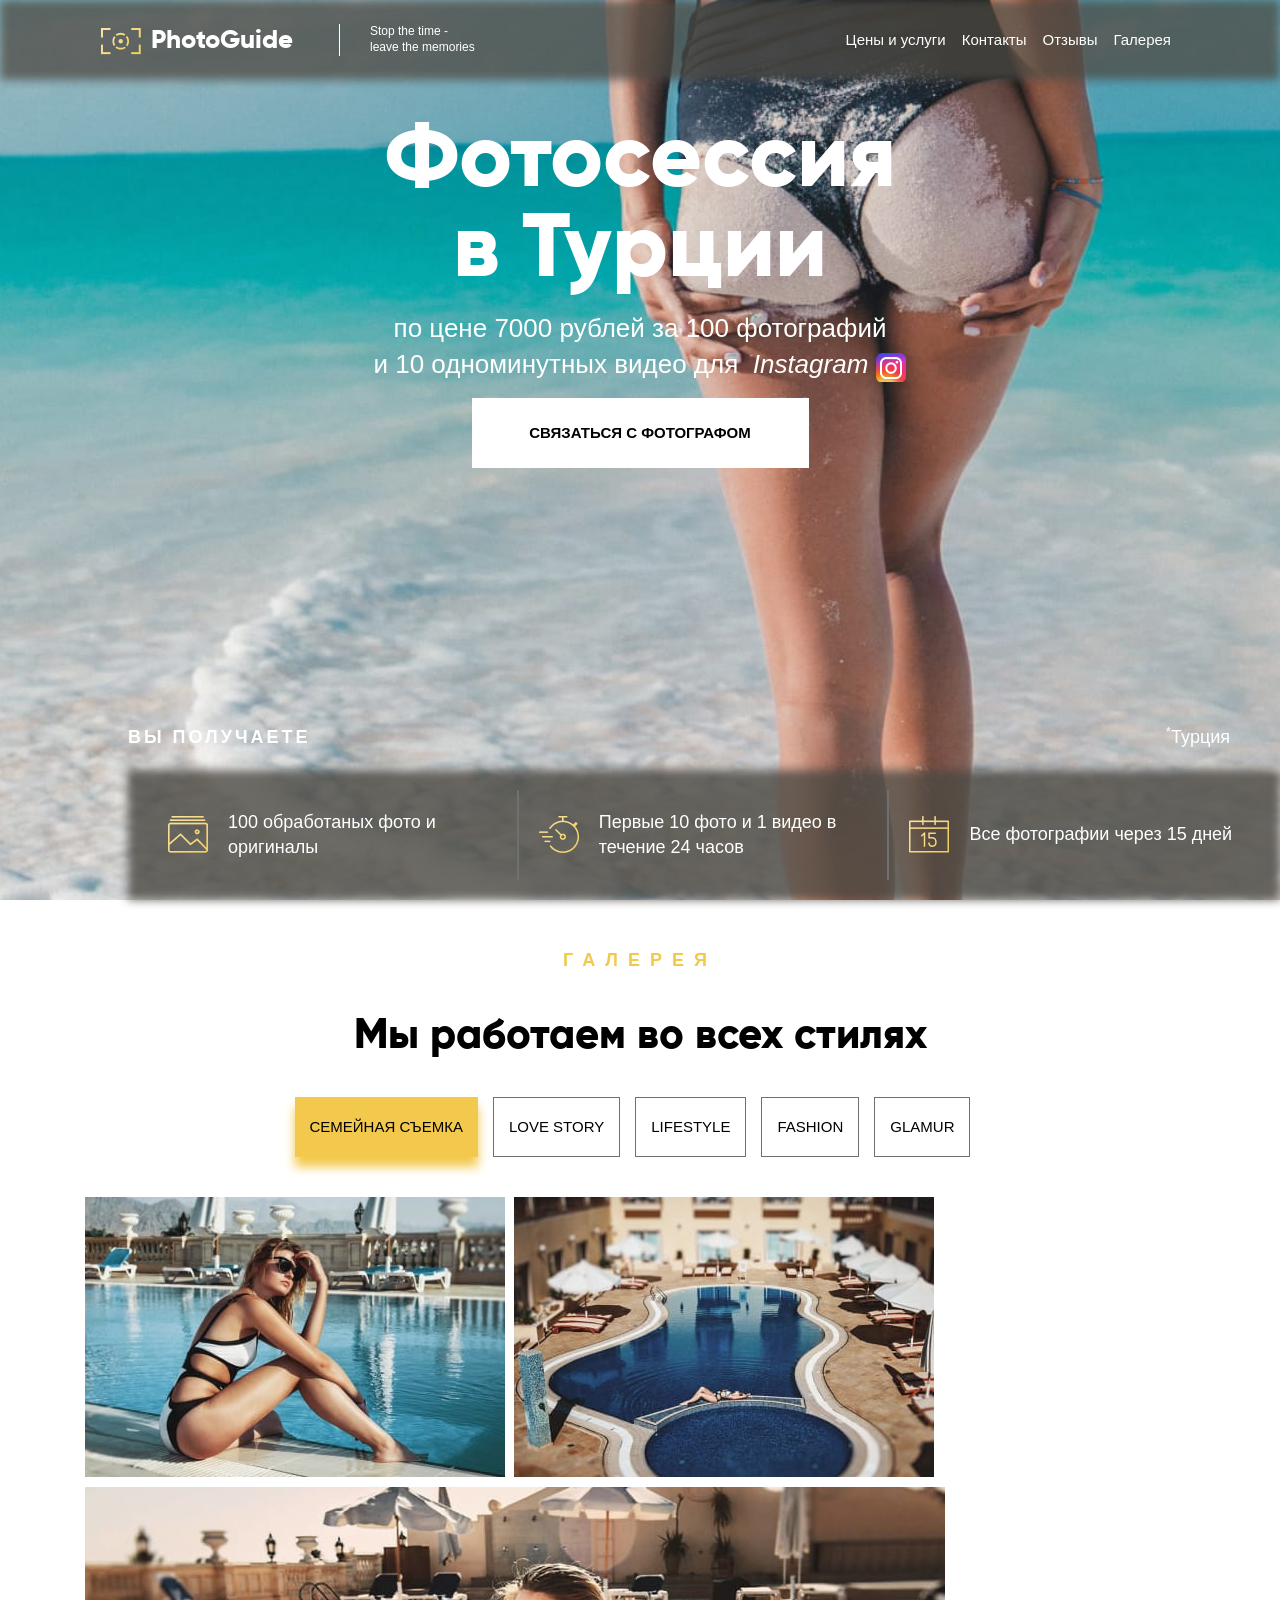
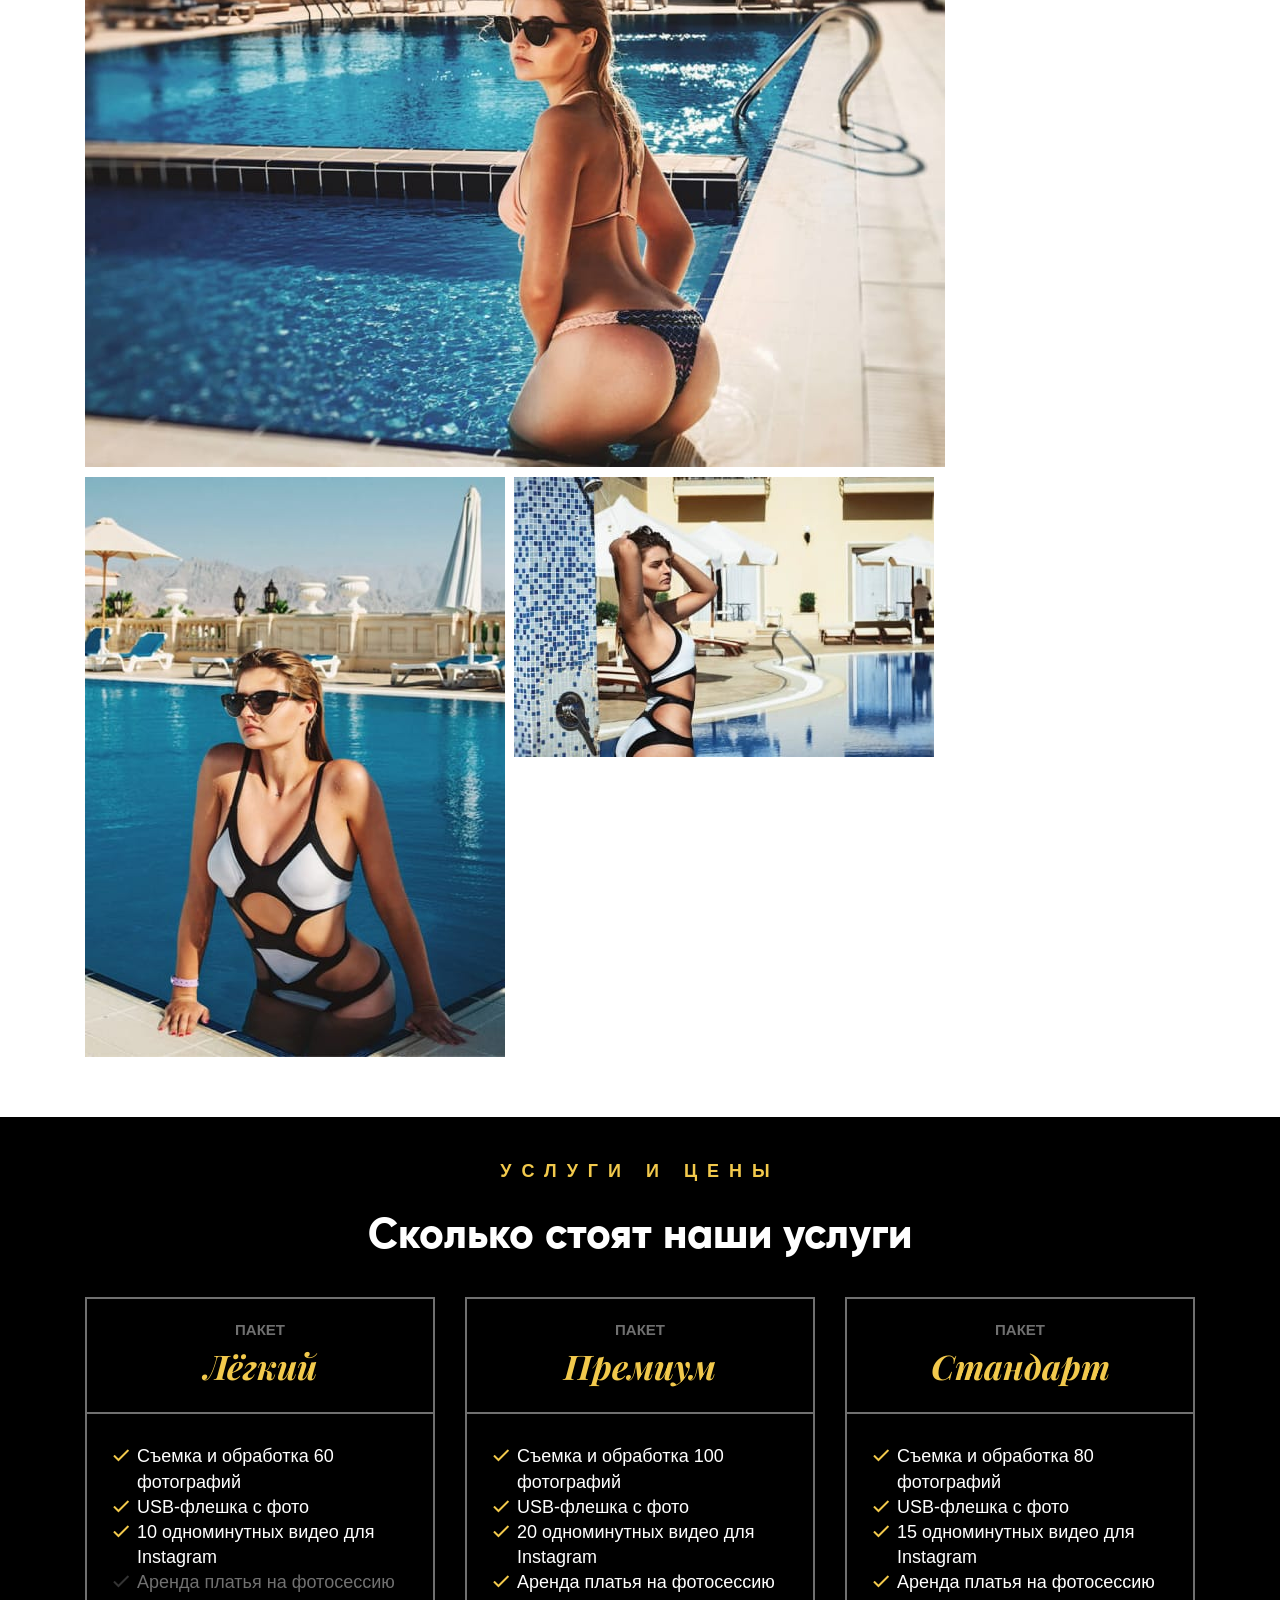
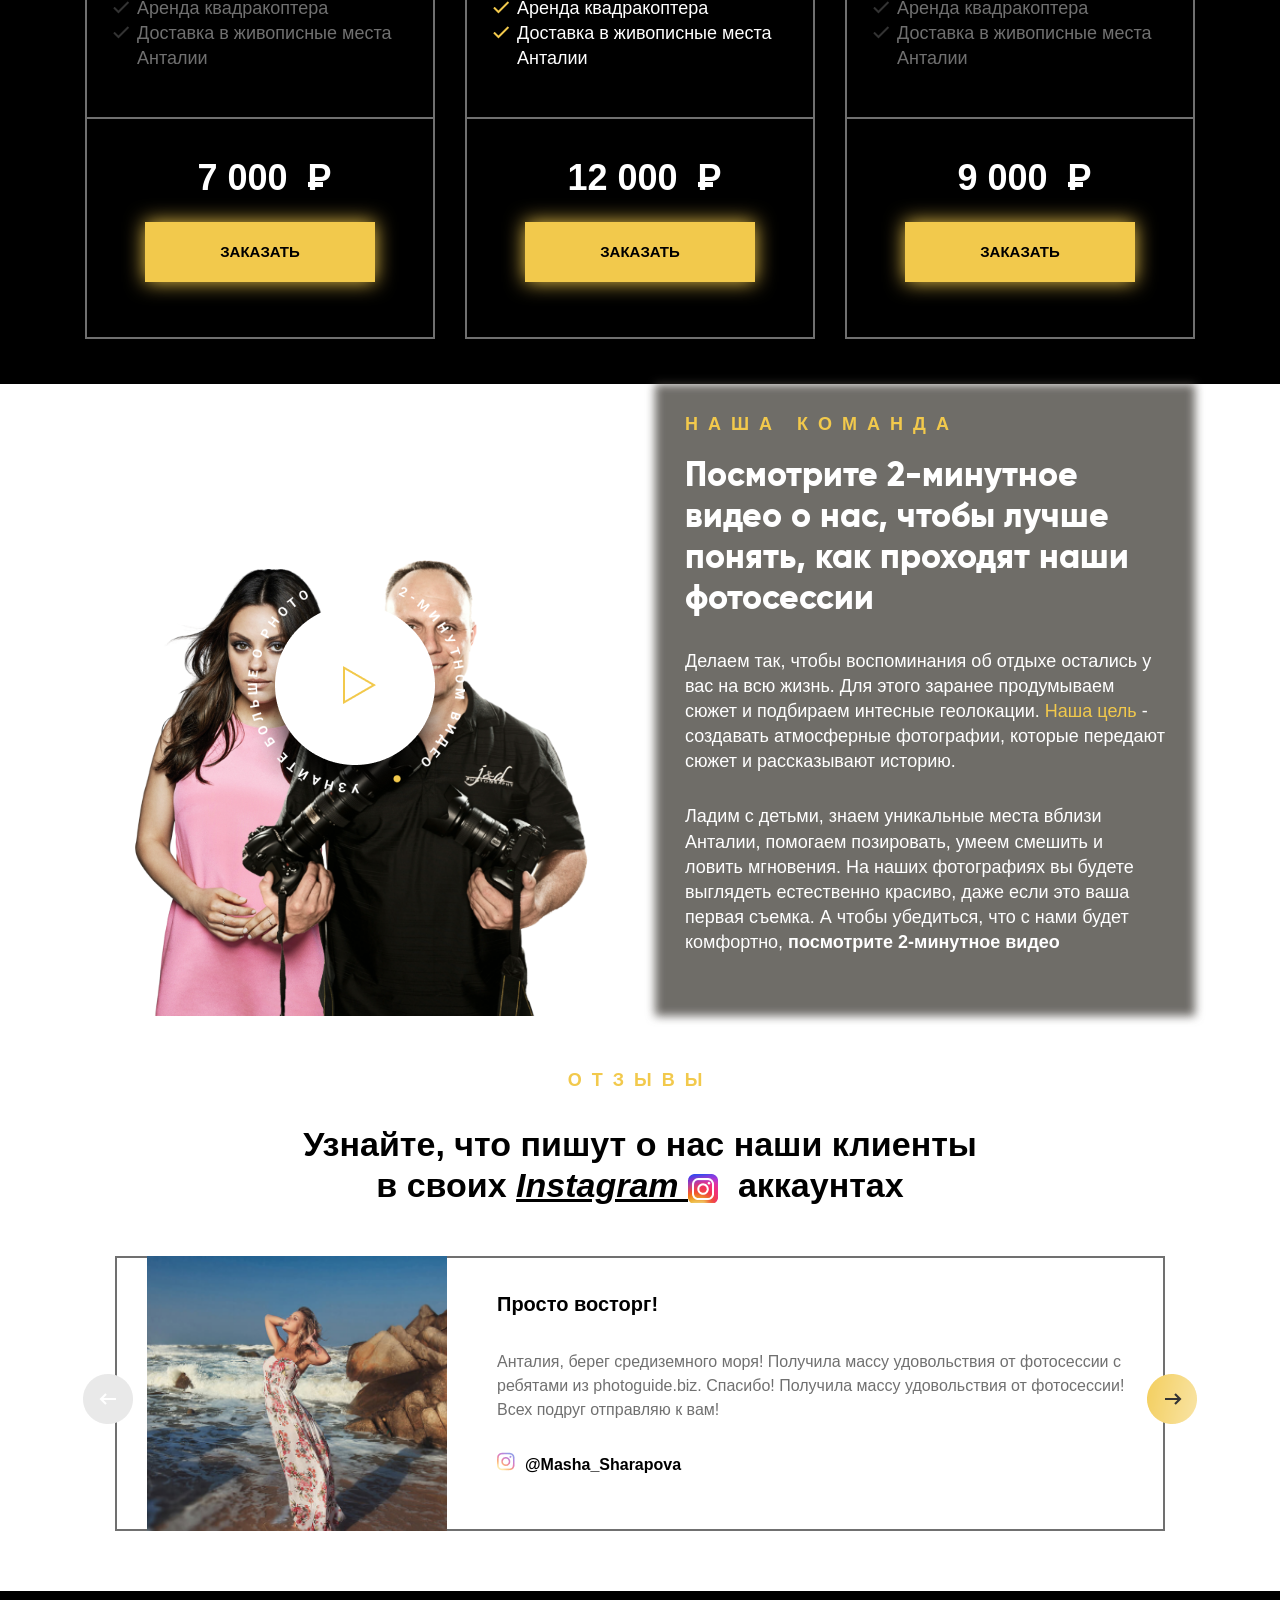
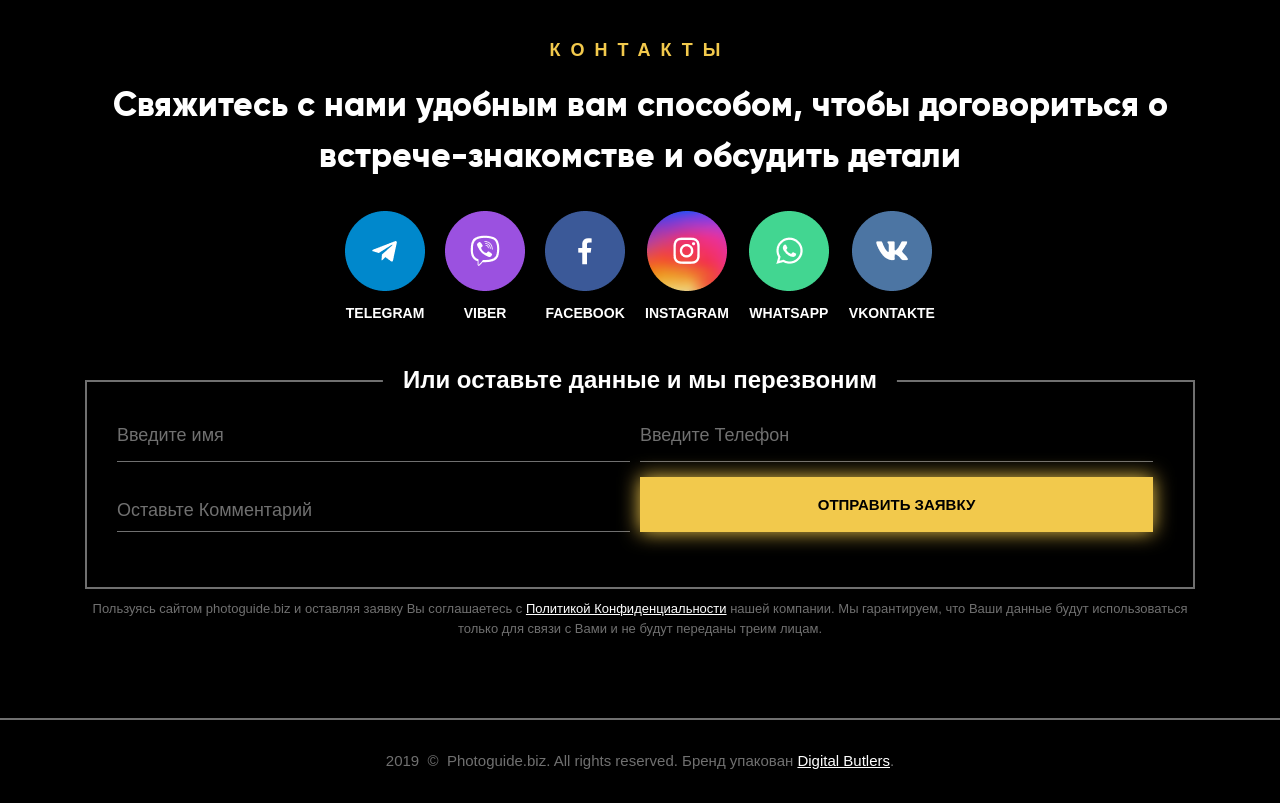
<file: index.html>
﻿<!DOCTYPE html>
 <html lang="ru">
  <head>
    <meta charset="utf-8">
    <title>Good</title>
    <meta http-equiv="X-UA-Compatible" content="IE=edge">
    <meta name="viewport" content="width=device-width, initial-scale=1">
    <link rel="stylesheet" href="assets/css/normalize.css">
    <link rel="stylesheet" href="https://maxcdn.bootstrapcdn.com/bootstrap/4.0.0/css/bootstrap.min.css" integrity="sha384-Gn5384xqQ1aoWXA+058RXPxPg6fy4IWvTNh0E263XmFcJlSAwiGgFAW/dAiS6JXm" crossorigin="anonymous">
    <link rel="stylesheet" href="assets/css/gilroy/gilroy.css">
    <link rel="stylesheet" href="assets/css/ProximaNova/stylesheet.css">
    <link href="https://fonts.googleapis.com/css?family=Playfair+Display:400,700i&display=swap&subset=cyrillic" rel="stylesheet">
    <link rel="stylesheet" href="assets/css/jquery.fancybox.min.css">
    <link rel="stylesheet" href="assets/css/owl.theme.default.min.css">
    <link rel="stylesheet" href="assets/css/owl.carousel.min.css">
    <link rel="stylesheet" href="assets/css/style.css">
    <!--[if lt IE 9]>
      <script src="https://oss.maxcdn.com/html5shiv/3.7.3/html5shiv.min.js"></script>
      <script src="https://oss.maxcdn.com/respond/1.4.2/respond.min.js"></script>
    <![endif]-->
  </head>
  <body>

<div class="section1">

<div class="section1__panel">
   <div class="container">
  <nav class="navbar navbar-expand-lg">
 <div class="section1__f"> <a class="navbar-brand" href="#"><img class="section1__logo" src="assets/images/logo.png" alt="">PhotoGuide </a>
  <div class="section1__mo"> Stop the time - <br> leave the memories</div></div>
  <button class="navbar-toggler" type="button" data-toggle="collapse" data-target="#navbarSupportedContent" aria-controls="navbarSupportedContent" aria-expanded="false" aria-label="Toggle navigation"> &#9776;
  </button>
<div class="collapse navbar-collapse" id="navbarSupportedContent">
    <ul class="navbar-nav">
      <li class="nav-item active">
        <a class="nav-link" href="#">Цены и услуги<span class="sr-only">(current)</span></a>
      </li>
      <li class="nav-item">
        <a class="nav-link" href="#">Контакты</a>
      </li>
      <li class="nav-item">
        <a class="nav-link" href="#">Отзывы</a>
      </li>
      <li class="nav-item">
        <a class="nav-link" href="#">Галерея</a>
      </li>
           </ul>
      </div>
</nav>
</div>
 </div>

<div class="container section1__main">
  <h1 class="section1__h1">Фотосессия <br> в Турции</h1>
  <div class="section1__mtext">по цене 7000 рублей за 100 фотографий <br> и 10 одноминутных видео для &nbsp;<a href="https://instagram.com" target="_blank" class="section1__ma">Instagram&nbsp;<img src="assets/images/insta.png" alt=""></a></div>
  <a class="section1__a" href="#form1">связаться с фотографом</a>
</div>


 <div class="section1__adv">
   <div class="section1__wrap">
     <div class="section1__item">
       <img class="section1__img" src="assets/images/landscape.png" alt="" title="100 обработаных фото и оригиналы">
       <div class="section1__text">100 обработаных фото и оригиналы</div>
     </div>
       <div class="section1__item">
       <img class="section1__img" src="assets/images/clock.png" alt="" title="Первые 10 фото и 1 видео в течение 24 часов">
       <div class="section1__text">Первые 10 фото и 1 видео в течение 24 часов</div>
     </div>
       <div class="section1__item">
       <img class="section1__img" src="assets/images/datepicker.png" alt="" title="Все фотографии через 15 дней">
       <div class="section1__text">Все фотографии через 15 дней</div>
     </div>
     <div class="section1__left">вы получаете</div>
     <div class="section1__right"><sup>*</sup>Турция</div>
   </div>
   </div>
</div>



<div class="section2">
  <div class="container">
    <div class="row"><div class="col-12"><h2 class="section2__h2">галерея</h2></div></div> 
    <div class="row"><div class="col-12"><div class="section2__p">Мы работаем во всех стилях</div></div></div> 
    <div class="row">
      <div class="col-12">

<div class="button-group filters-button-group">
  <button class="button is-checked" data-filter=".family">семейная съемка</button>
  <button class="button" data-filter=".love">love story</button>
  <button class="button" data-filter=".lifestyle">lifestyle</button>
  <button class="button" data-filter=".fashion">fashion</button>
  <button class="button" data-filter=".glamur">glamur</button>
</div>

</div>
</div>

<div class="row">
      <div class="col-12">

<div class="grid">
  <div class="element-item family glamur">
    <a href="assets/images/1.jpg" data-fancybox="images">
  <img class="img-fluid" src="assets/images/1.jpg" alt="">
</a></div>
<div class="element-item family lifestyle">
    <a href="assets/images/2.jpg" data-fancybox="images">
  <img class="img-fluid" src="assets/images/2.jpg" alt="">
</a></div>
<div class="element-item family lifestyle">
    <a href="assets/images/4.jpg" data-fancybox="images">
  <img class="img-fluid" src="assets/images/4.jpg" alt="">
</a></div>
<div class="element-item family fashion">
    <a href="assets/images/3.jpg" data-fancybox="images">
  <img class="img-fluid" src="assets/images/3.jpg" alt="">
</a></div>
<div class="element-item  love family">
    <a href="assets/images/9.jpg" data-fancybox="images">
  <img class="img-fluid" src="assets/images/9.jpg" alt="">
</a></div>
</div>

      </div>
    </div>
  </div>
</div>


<div class="section3">
  <div class="container">
    <div class="row">
      <div class="col-12">
        <h2 class="section3__h2">услуги и цены</h2>
      </div>
    </div>
    <div class="row">
      <div class="col-12">
        <div class="section3__pr">Сколько стоят наши услуги</div>
      </div>
    </div>
    <div class="row">
      <div class="col-12 col-md-4">
        <div class="section3__card">
          <div class="section3__head">пакет <br> <span class="section3__title">Лёгкий</span></div>
          <div class="section3__body">
            <ul class="section3__ul">
              <li class="section3__li">Съемка и обработка 60 фотографий</li>
              <li class="section3__li">USB-флешка с фото</li>
              <li class="section3__li">10 одноминутных видео для Instagram</li>
              <li class="section3__licorr">Аренда платья на фотосессию</li>
              <li class="section3__licorr">Аренда квадракоптера</li>
              <li class="section3__licorr">Доставка в живописные места Анталии</li>
            </ul>
          </div>
          <div class="section3__foot">
            <div class="section3__price">7&nbsp;000&nbsp; <span class="rub">Р</span> </div>
            <a class="section3__a" href="#form1">заказать</a>
          </div>
        </div>
      </div>
<div class="col-12 col-md-4">
        <div class="section3__card">
          <div class="section3__head">пакет <br> <span class="section3__title">Премиум</span></div>
          <div class="section3__body">
            <ul class="section3__ul">
              <li class="section3__li">Съемка и обработка 100 фотографий</li>
              <li class="section3__li">USB-флешка с фото</li>
              <li class="section3__li">20 одноминутных видео для Instagram</li>
              <li class="section3__li">Аренда платья на фотосессию</li>
              <li class="section3__li">Аренда квадракоптера</li>
              <li class="section3__li">Доставка в живописные места Анталии</li>
            </ul>
          </div>
          <div class="section3__foot">
            <div class="section3__price">12&nbsp;000&nbsp; <span class="rub">Р</span> </div>
            <a class="section3__a" href="#form1">заказать</a>
          </div>
        </div>
      </div>
      <div class="col-12 col-md-4">
        <div class="section3__card">
          <div class="section3__head">пакет <br> <span class="section3__title">Стандарт</span></div>
          <div class="section3__body">
            <ul class="section3__ul">
              <li class="section3__li">Съемка и обработка 80 фотографий</li>
              <li class="section3__li">USB-флешка с фото</li>
              <li class="section3__li">15 одноминутных видео для Instagram</li>
              <li class="section3__li">Аренда платья на фотосессию</li>
              <li class="section3__licorr">Аренда квадракоптера</li>
              <li class="section3__licorr">Доставка в живописные места Анталии</li>
            </ul>
          </div>
          <div class="section3__foot">
            <div class="section3__price">9&nbsp;000&nbsp; <span class="rub">Р</span> </div>
            <a class="section3__a" href="#form1">заказать</a>
          </div>
        </div>
      </div>
    </div>
  </div>
</div>


<div class="section4">
  

<div class="container">
  <div class="row">
    <div class="col-12 col-lg-6 section4__t">
      <img src="assets/images/team.png" alt="" class="section4__team">
      <a data-fancybox href="https://www.youtube.com/watch?v=UgIPrjMdYEw" class="section4__btn"><img class="section4__imgs" src="assets/images/videoicon.png" alt=""></a>
    </div>
    <div class="col-12 col-lg-6">
     <div class="section4__right">
       <div class="section4__main">
         <h2 class="section4__h2">наша команда</h2>
         <div class="section4__head">Посмотрите 2-минутное видео о нас, чтобы лучше понять, как проходят наши фотосессии</div>
         <p class="section4__p">Делаем так, чтобы воспоминания об отдыхе остались у вас на всю жизнь. Для этого заранее продумываем сюжет и подбираем интесные геолокации. <span class="section4__yellow">Наша цель</span> - создавать атмосферные фотографии, которые передают сюжет и рассказывают историю.</p>
         <p class="section4__p">Ладим с детьми, знаем уникальные места вблизи Анталии, помогаем позировать, умеем смешить и ловить мгновения. На наших фотографиях вы будете выглядеть естественно красиво, даже если это ваша первая съемка. А чтобы убедиться, что с нами будет комфортно, <a data-fancybox href="https://www.youtube.com/watch?v=UgIPrjMdYEw" class="section4__white">посмотрите 2-минутное видео</a></p>
       </div>
     </div>

    </div>
  </div>
</div>

</div>

<div class="section5">
  <div class="container">
    <div class="row">
      <div class="col-12"><div class="section5__h2">отзывы</div></div>
    </div>
    <div class="row">
      <div class="col-12"><div class="section5__text">Узнайте, что пишут о нас наши клиенты <br> в своих <a href="https://instagram.com" target="_blank" class="section5__a">Instagram <img src="assets/images/insta.png" alt=""></a>&nbsp; аккаунтах</div></div>
    </div>
    <div class="row">
      <div class="col-12">
        <div class="owl-carousel owl-theme owl1">
          <div class="section5__item">
           <div class="section5__photo"></div>
            <div class="section5__comment">
              <div class="section5__h3">Просто восторг!</div>
              <div class="section5__p">Анталия, берег средиземного моря! Получила массу удовольствия от фотосессии с ребятами из photoguide.biz. Спасибо! Получила массу удовольствия от фотосессии! Всех подруг отправляю к вам!</div>
            <div class="section5__signature">@Masha_Sharapova</div>  
            </div>
           </div>
            <div class="section5__item">
           <div class="section5__photo"></div>
            <div class="section5__comment">
              <div class="section5__h3">Просто восторг!</div>
              <div class="section5__p">Анталия, берег средиземного моря! Получила массу удовольствия от фотосессии с ребятами из photoguide.biz. Спасибо! Получила массу удовольствия от фотосессии! Всех подруг отправляю к вам!</div>
            <div class="section5__signature">@Masha_Sharapova</div>  
            </div>
           </div>
        </div>
      </div>
    </div>
  </div>
</div>


<div class="section6">
  <div class="container">
    <div class="row">
      <div class="col-12">
        <h2 class="section6__h2">контакты</h2>
      </div>
    </div>
    <div class="row">
      <div class="col-12">
        <div class="section6__conn">
          Свяжитесь с нами удобным вам способом, чтобы договориться о встрече-знакомстве и обсудить детали
        </div>
      </div>
    </div>
    <div class="row">
      <div class="col-12">
        <div class="section6__social">
          <div class="section6__item">
           <a class="section6__a" href="tg://resolve?domain=+375293662627" target="_blank"><img class="section6__img" src="assets/images/telegram.png" alt=""></a>
            <div class="section6__sign">telegram</div>
          </div>
          <div class="section6__item">
            <a class="section6__a" href="viber://chat?number=375293662627" target="_blank"><img class="section6__img" src="assets/images/viber.png" alt=""></a>
            <div class="section6__sign">viber</div>
          </div>
          <div class="section6__item">
            <a class="section6__a" href="https://www.facebook.com" target="_blank"><img class="section6__img" src="assets/images/facebook.png" alt=""></a>
            <div class="section6__sign">facebook</div>
          </div>
          <div class="section6__item">
            <a class="section6__a" href="https://instagram.com" target="_blank"><img class="section6__img" src="assets/images/instagram.png" alt=""></a>
            <div class="section6__sign">instagram</div>
          </div>
          <div class="section6__item">
          <a class="section6__a" href="whatsapp://send?phone=+375293662627" target="_blank"><img class="section6__img" src="assets/images/whatsapp.png" alt=""></a>
            <div class="section6__sign">whatsapp</div>
          </div>
          <div class="section6__item">
            <a class="section6__a" href="https://vk.com" target="_blank"><img class="section6__img" src="assets/images/vk.png" alt=""></a>
            <div class="section6__sign">vkontakte</div>
          </div>
        </div>
      </div>
    </div>
   <div class="row">
     <div class="col-12">
       <form id="form1" action="#" method="post" novalidate class="section6__form">
        <div class="section6__header">Или оставьте данные и мы перезвоним</div> 
        <div class="section6__row">
          <div class="section6__left">
            <input class="section6__input" type="text" autocomplete="off" maxlength="50" name="name" id="name">
            <label class="section6__Label" for="name">Введите имя</label>
          </div>
          <div class="section6__right">
            <input class="section6__input" type="tel" autocomplete="off" name="phone" id="phone">
            <label class="section6__Label" for="phone">Введите Телефон</label>
          </div>
        </div>
        <div class="section6__row">
          <div class="section6__left">
            <input class="section6__input" type="text" autocomplete="off" name="comment" id="comment">
            <label class="section6__Label" for="comment">Оставьте Комментарий</label>
          </div>
          <div class="section6__right">
            <input class="section6__btn" type="submit" value="отправить заявку">
          </div>
        </div>
       </form>
     </div>
   </div> 
   <div class="row">
     <div class="col-12">
       <div class="section6__policy">Пользуясь сайтом photoguide.biz и оставляя заявку Вы соглашаетесь с <a class="section6__pa" href="#">Политикой Конфиденциальности</a> нашей компании. Мы гарантируем, что Ваши данные будут использоваться только для связи c Вами и не будут переданы треим лицам.</div>
     </div> 
   </div>
  </div>
</div>


<div class="footer">
  <div class="container">
    <div class="row">
      <div class="col-12">
        <div class="footer__p"> 2019&nbsp; &copy; &nbsp;Photoguide.biz. All rights reserved. Бренд упакован <a class="footer__a" href="#">Digital Butlers</a>.</div>
      </div>
    </div>
  </div>
</div>


<script src="https://ajax.googleapis.com/ajax/libs/jquery/3.4.1/jquery.min.js"></script>  
<script src="https://maxcdn.bootstrapcdn.com/bootstrap/4.0.0/js/bootstrap.min.js" integrity="sha384-JZR6Spejh4U02d8jOt6vLEHfe/JQGiRRSQQxSfFWpi1MquVdAyjUar5+76PVCmYl" crossorigin="anonymous"></script>
<script src="assets/js/jquery.validate.min.js"></script>
<script src="assets/js/parallaxie.js"></script>
<script src="assets/js/jquery.fancybox.min.js"></script>
<script src="assets/js/owl.carousel.min.js"></script>
<script src="assets/js/isotope.pkgd.min.js"></script>
<script src="assets/js/main.js"></script>
  </body>
</html>
</file>
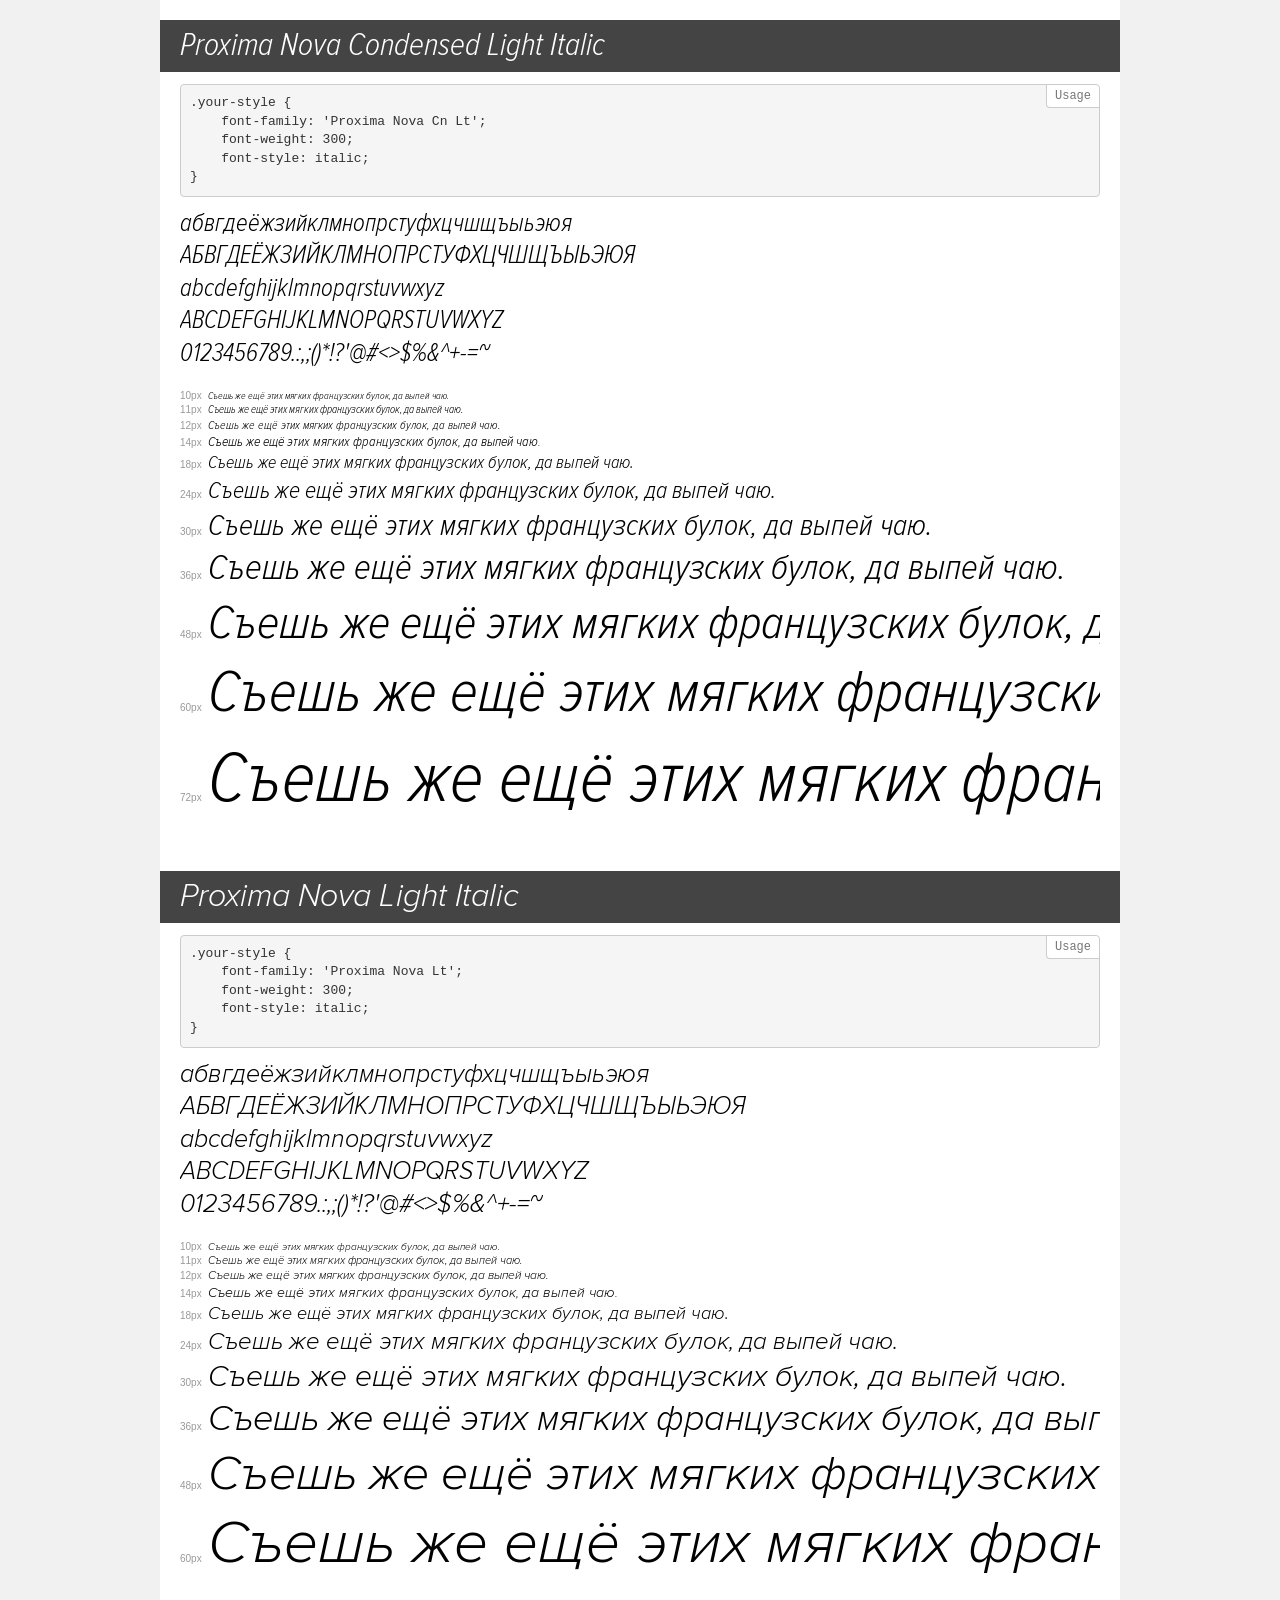
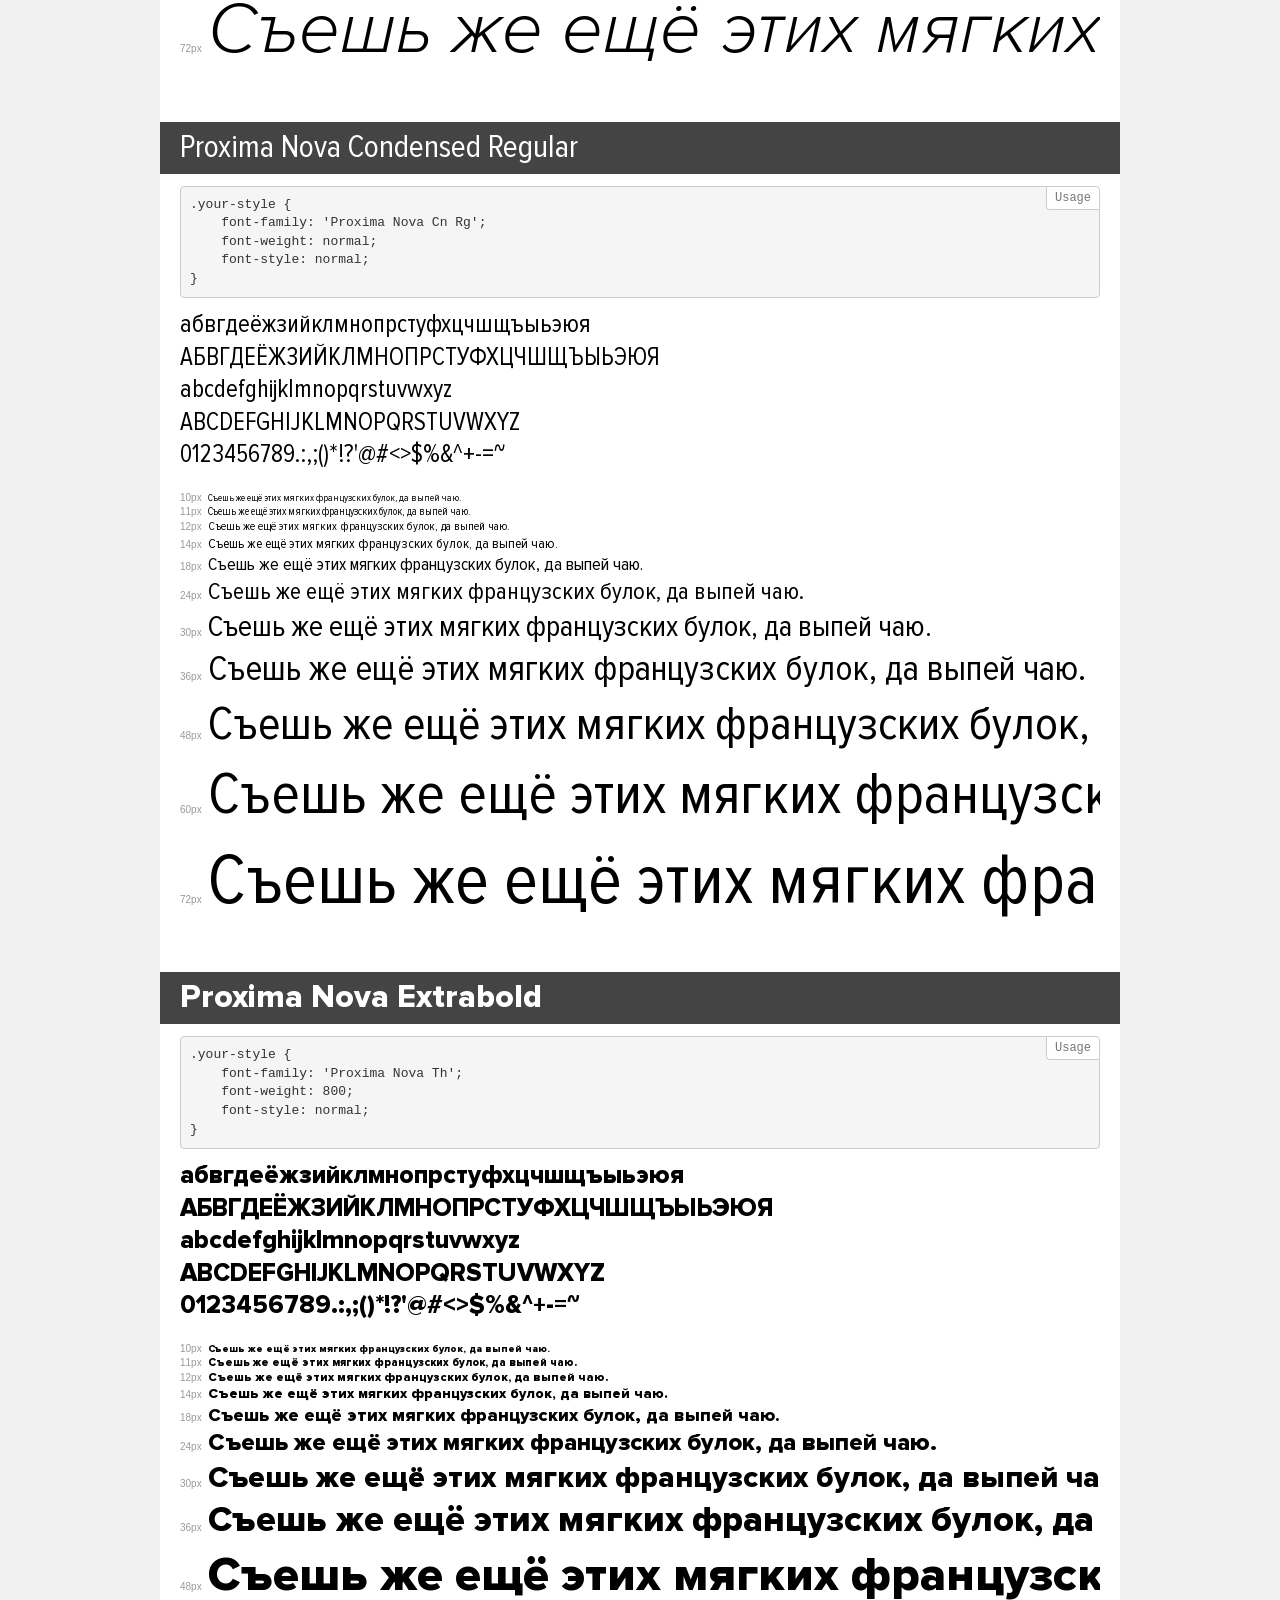
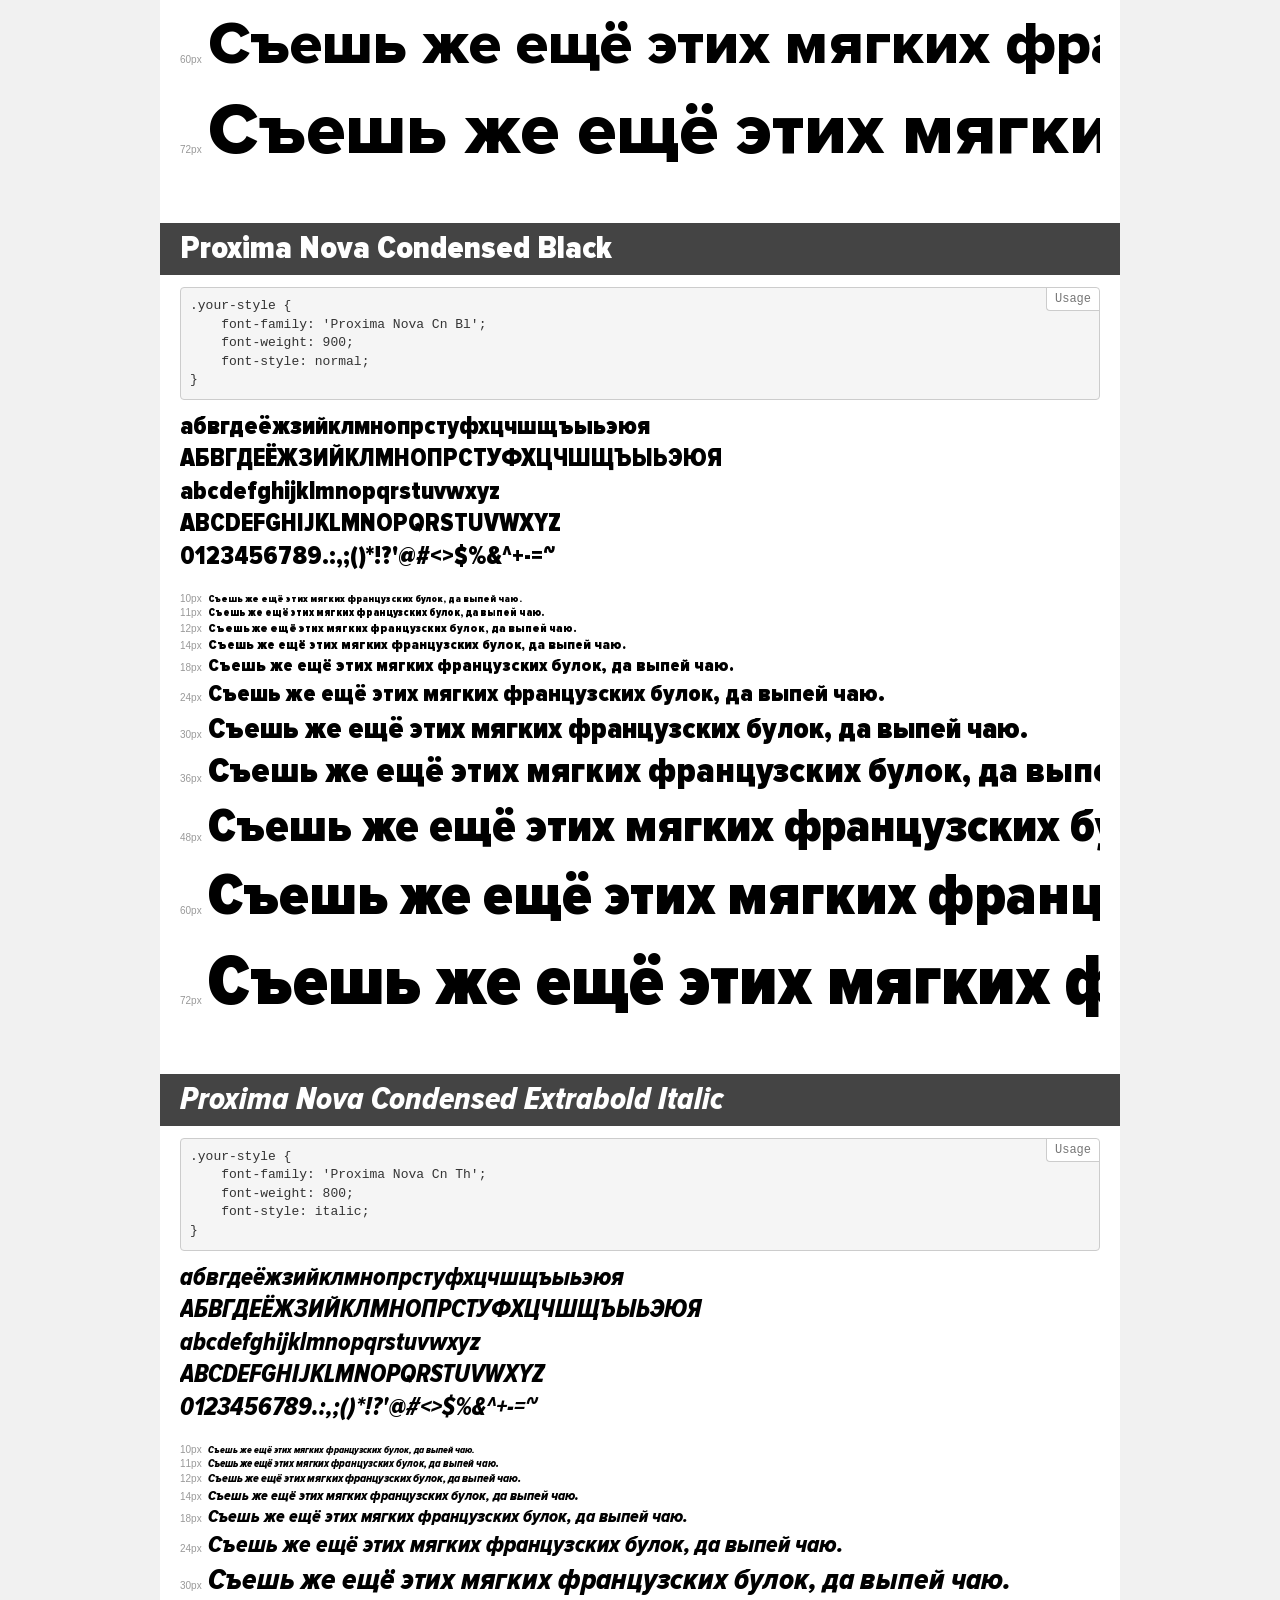
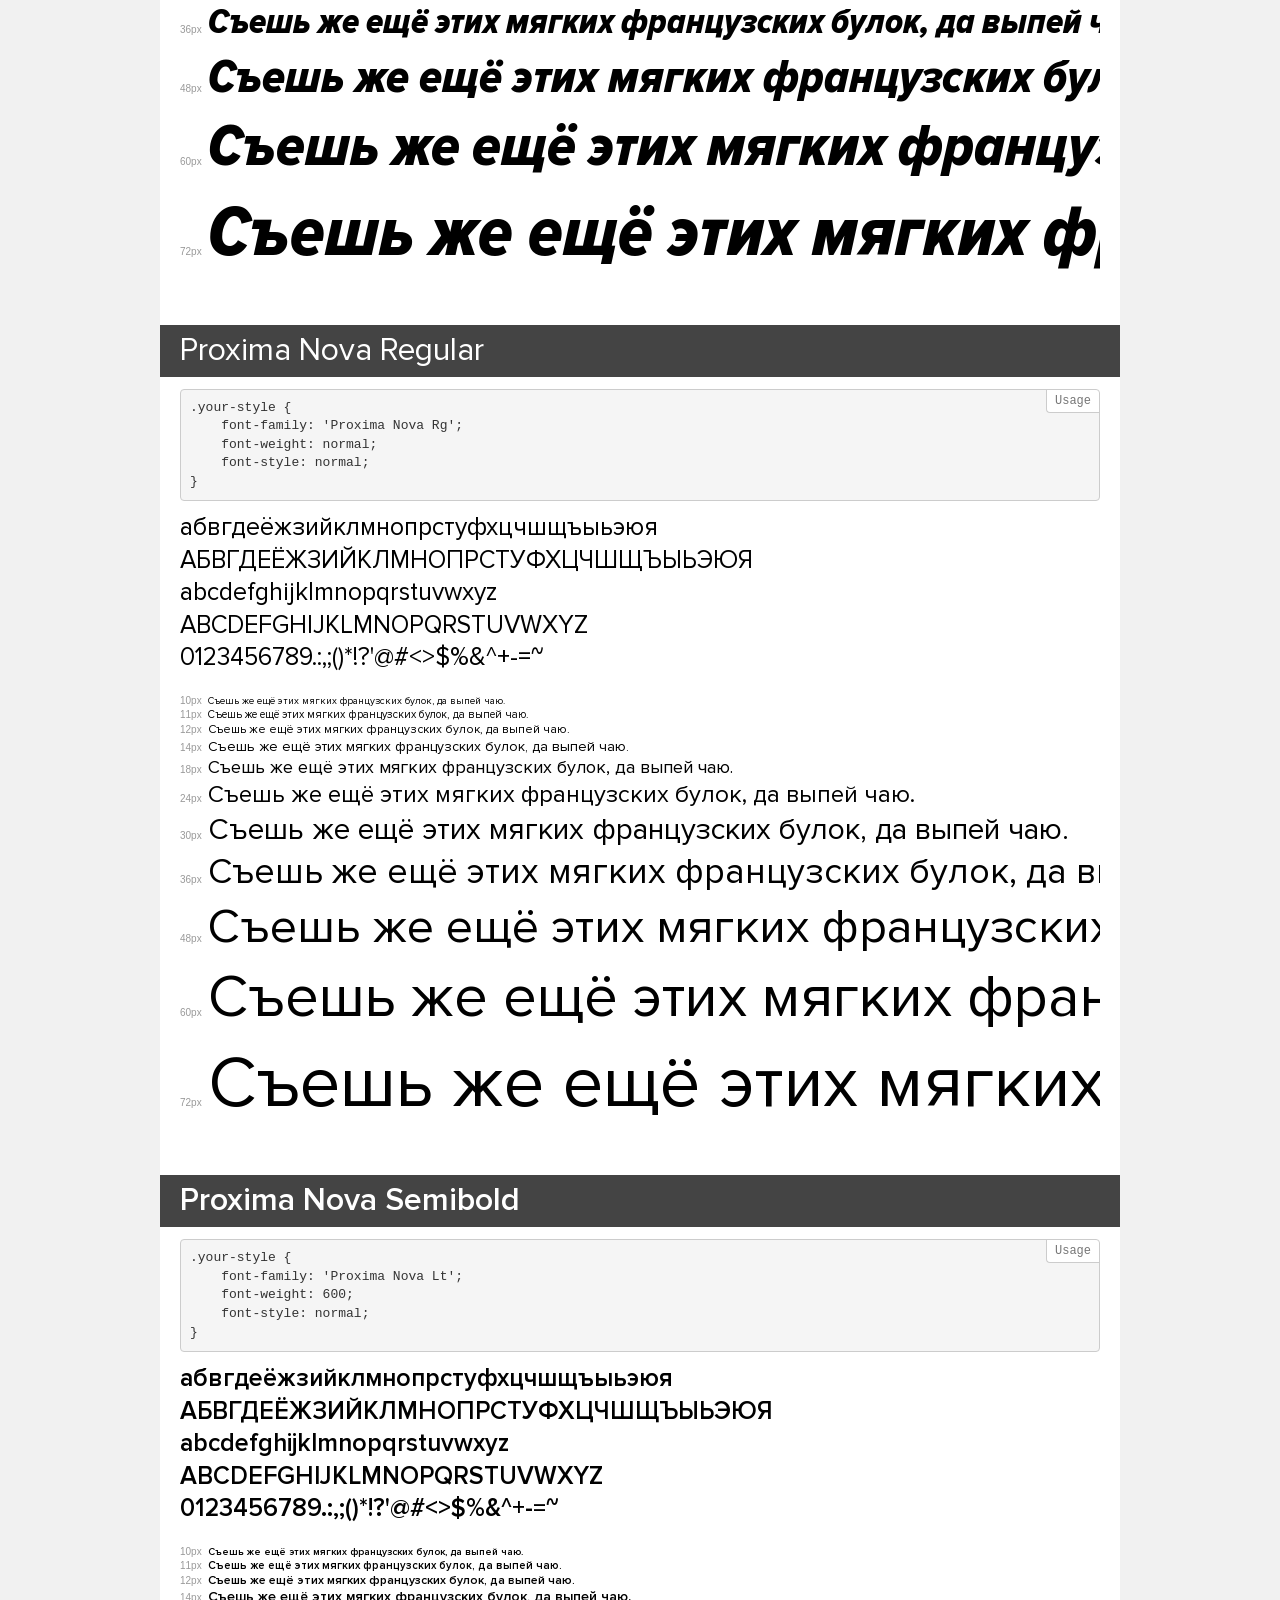
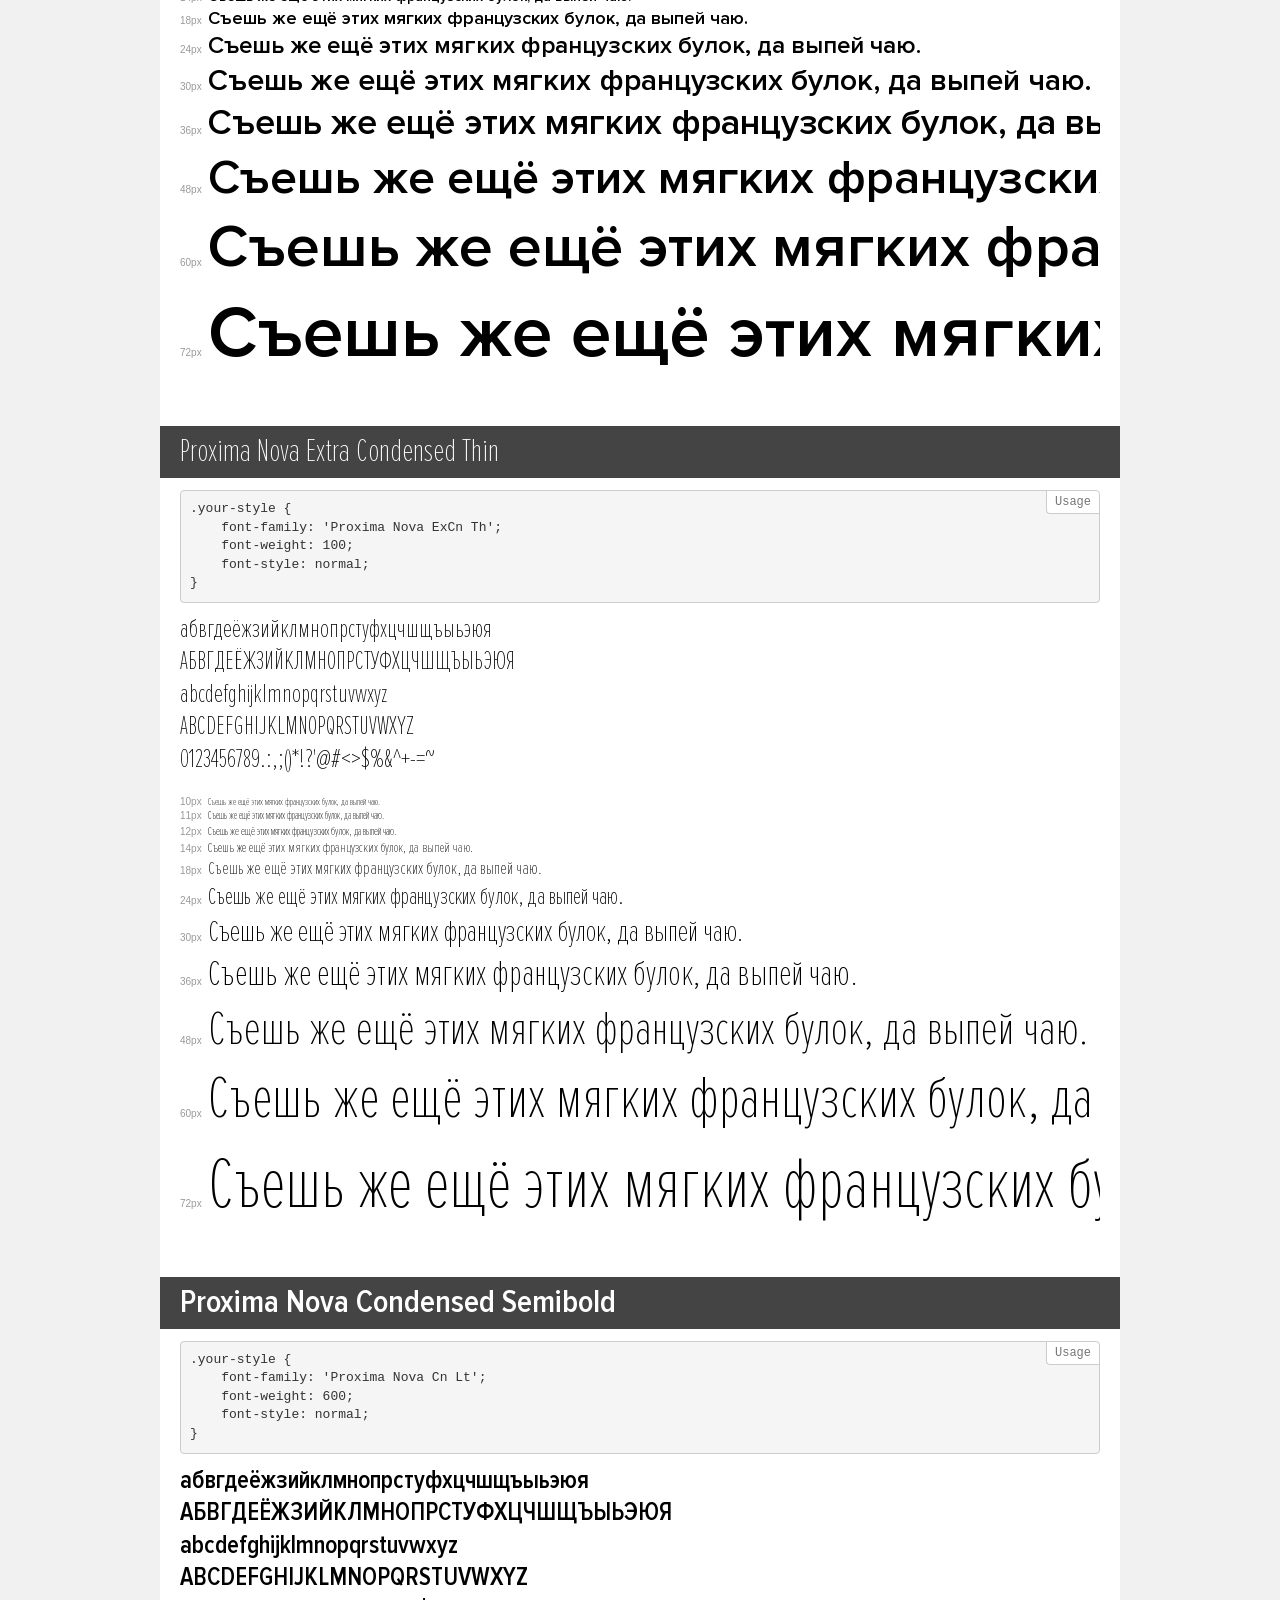
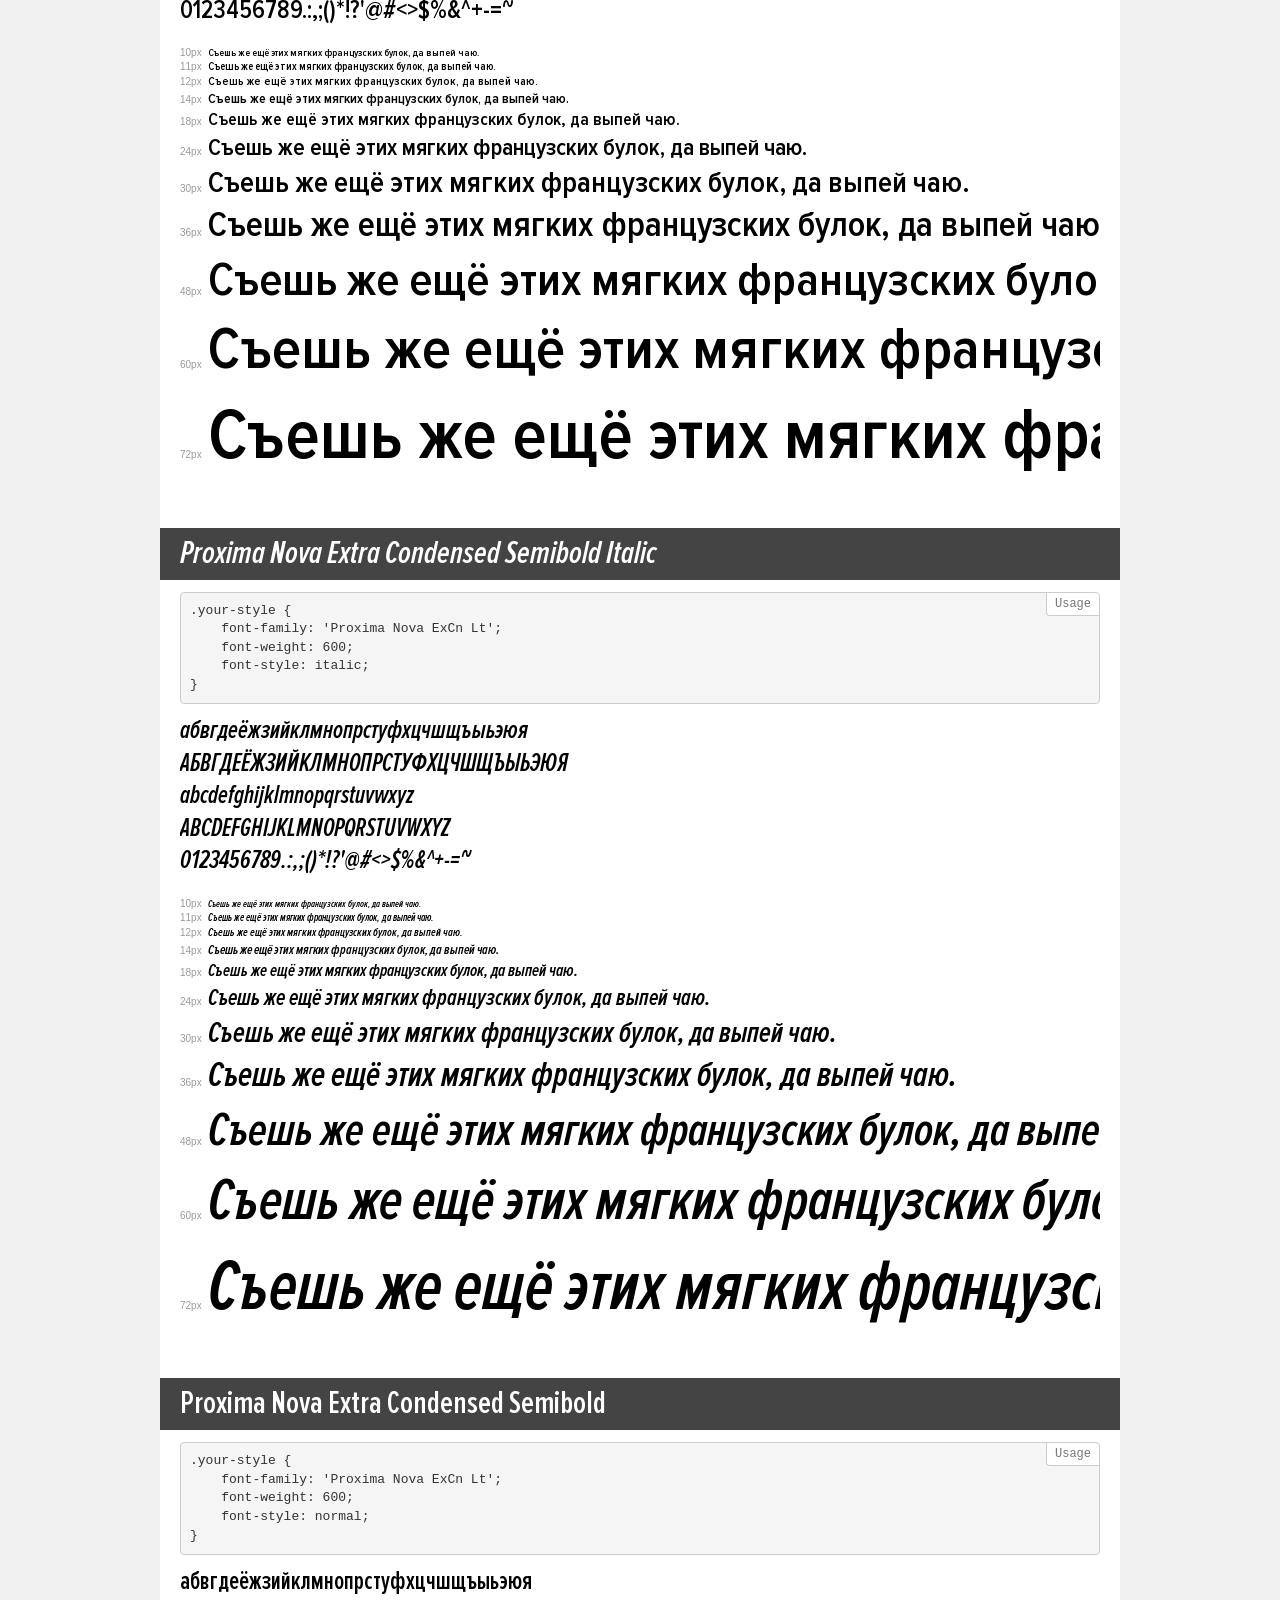
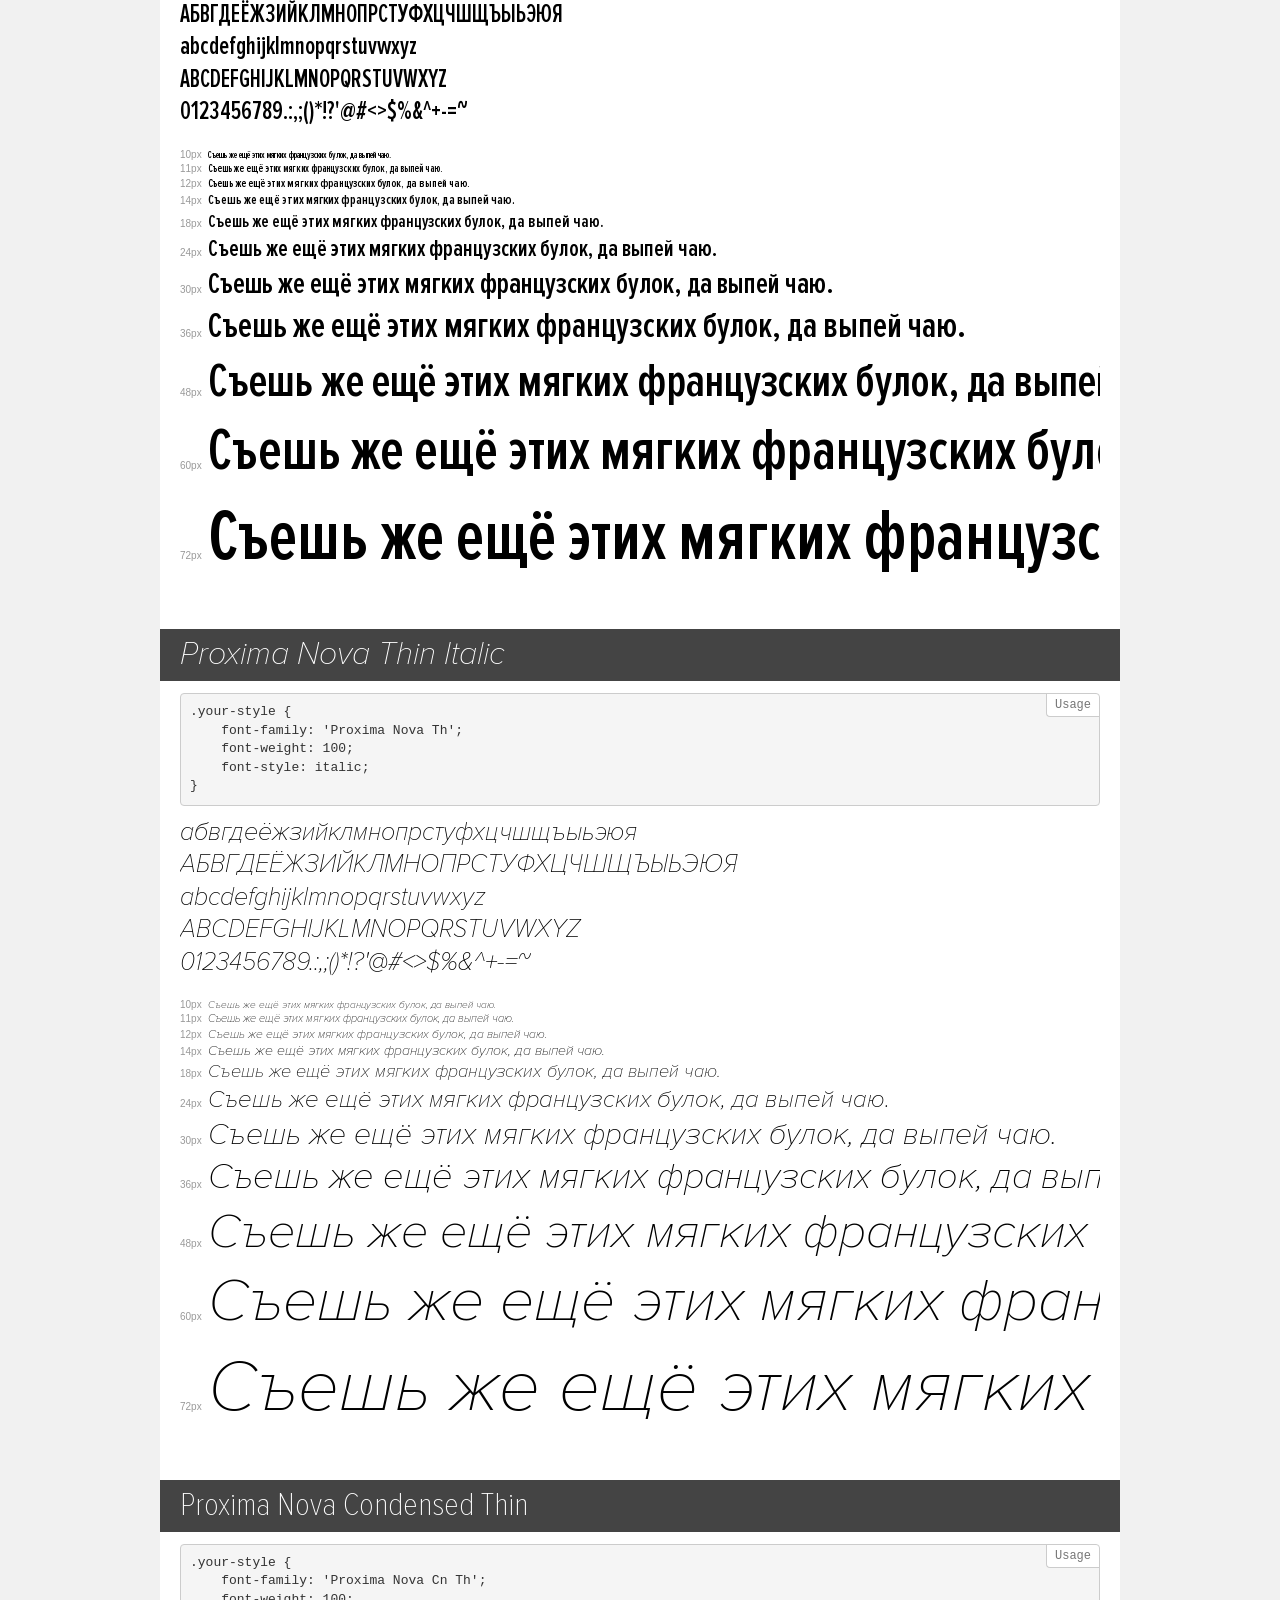
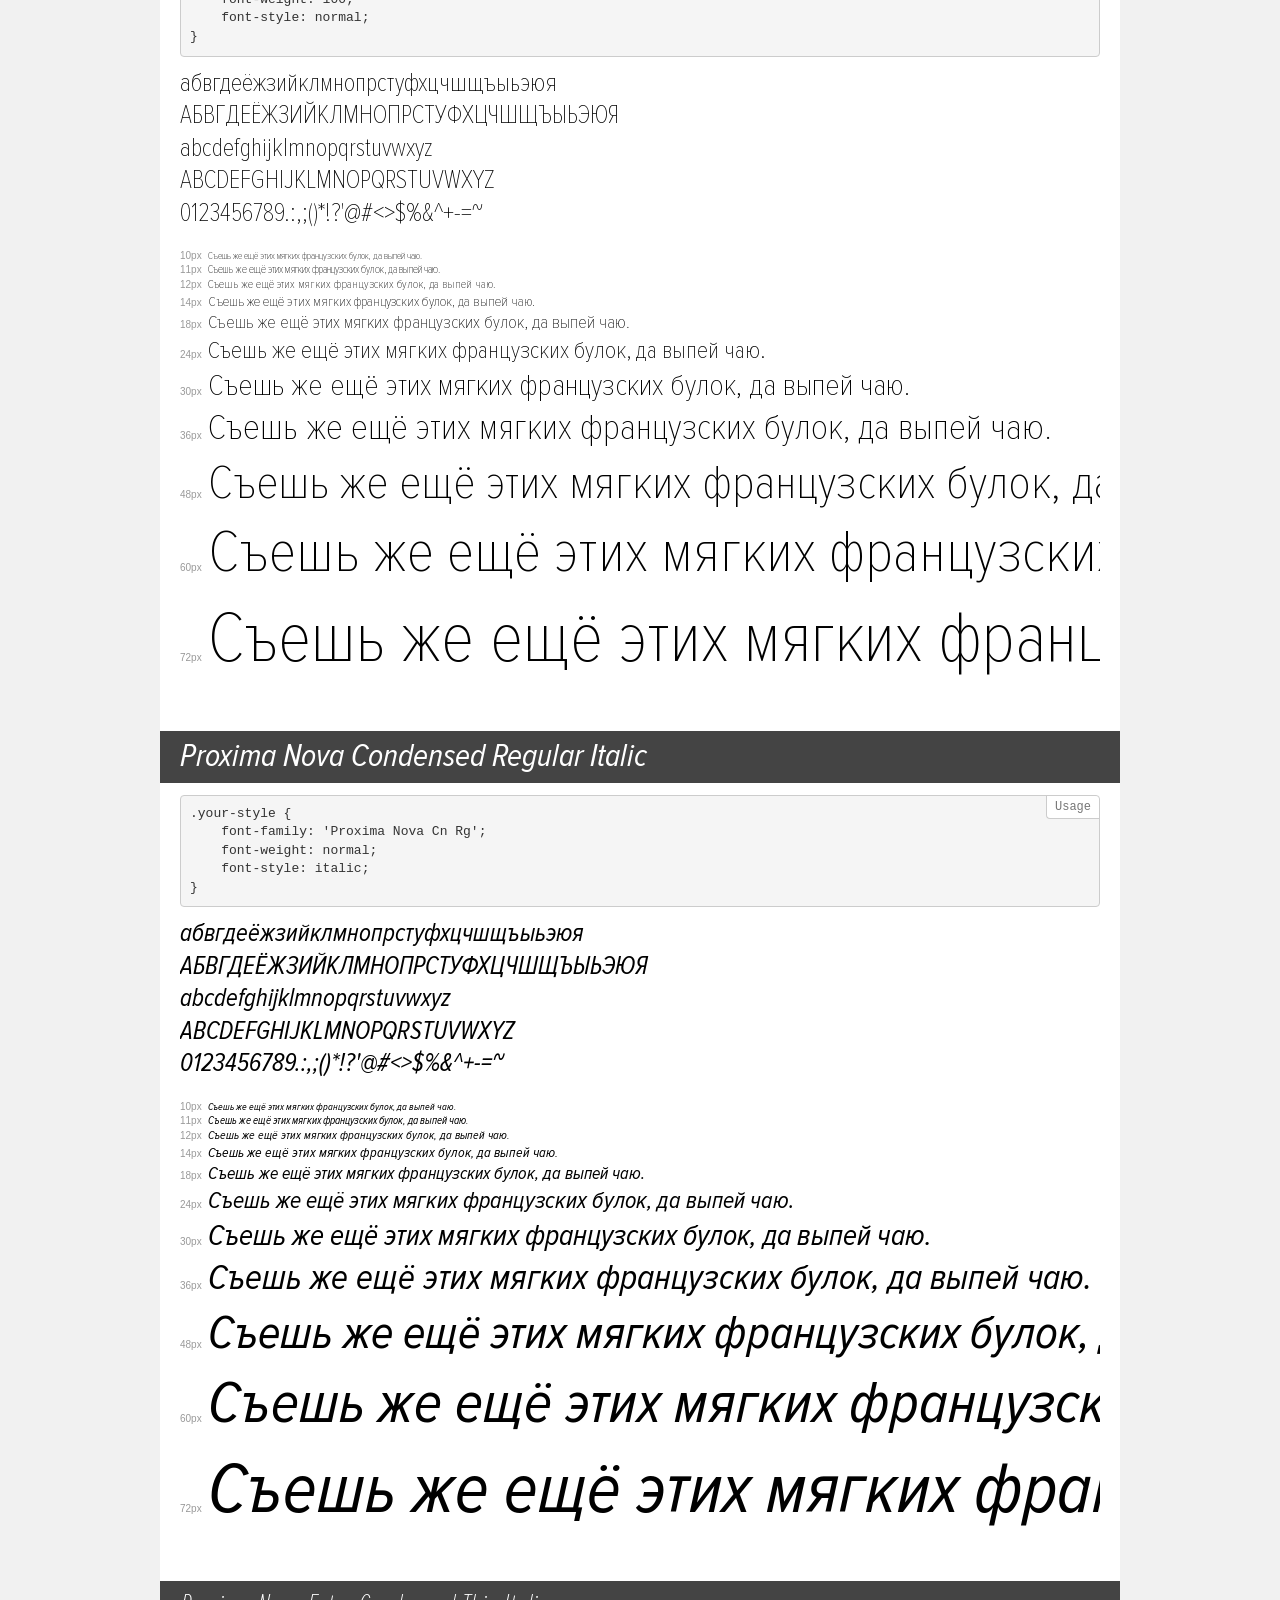
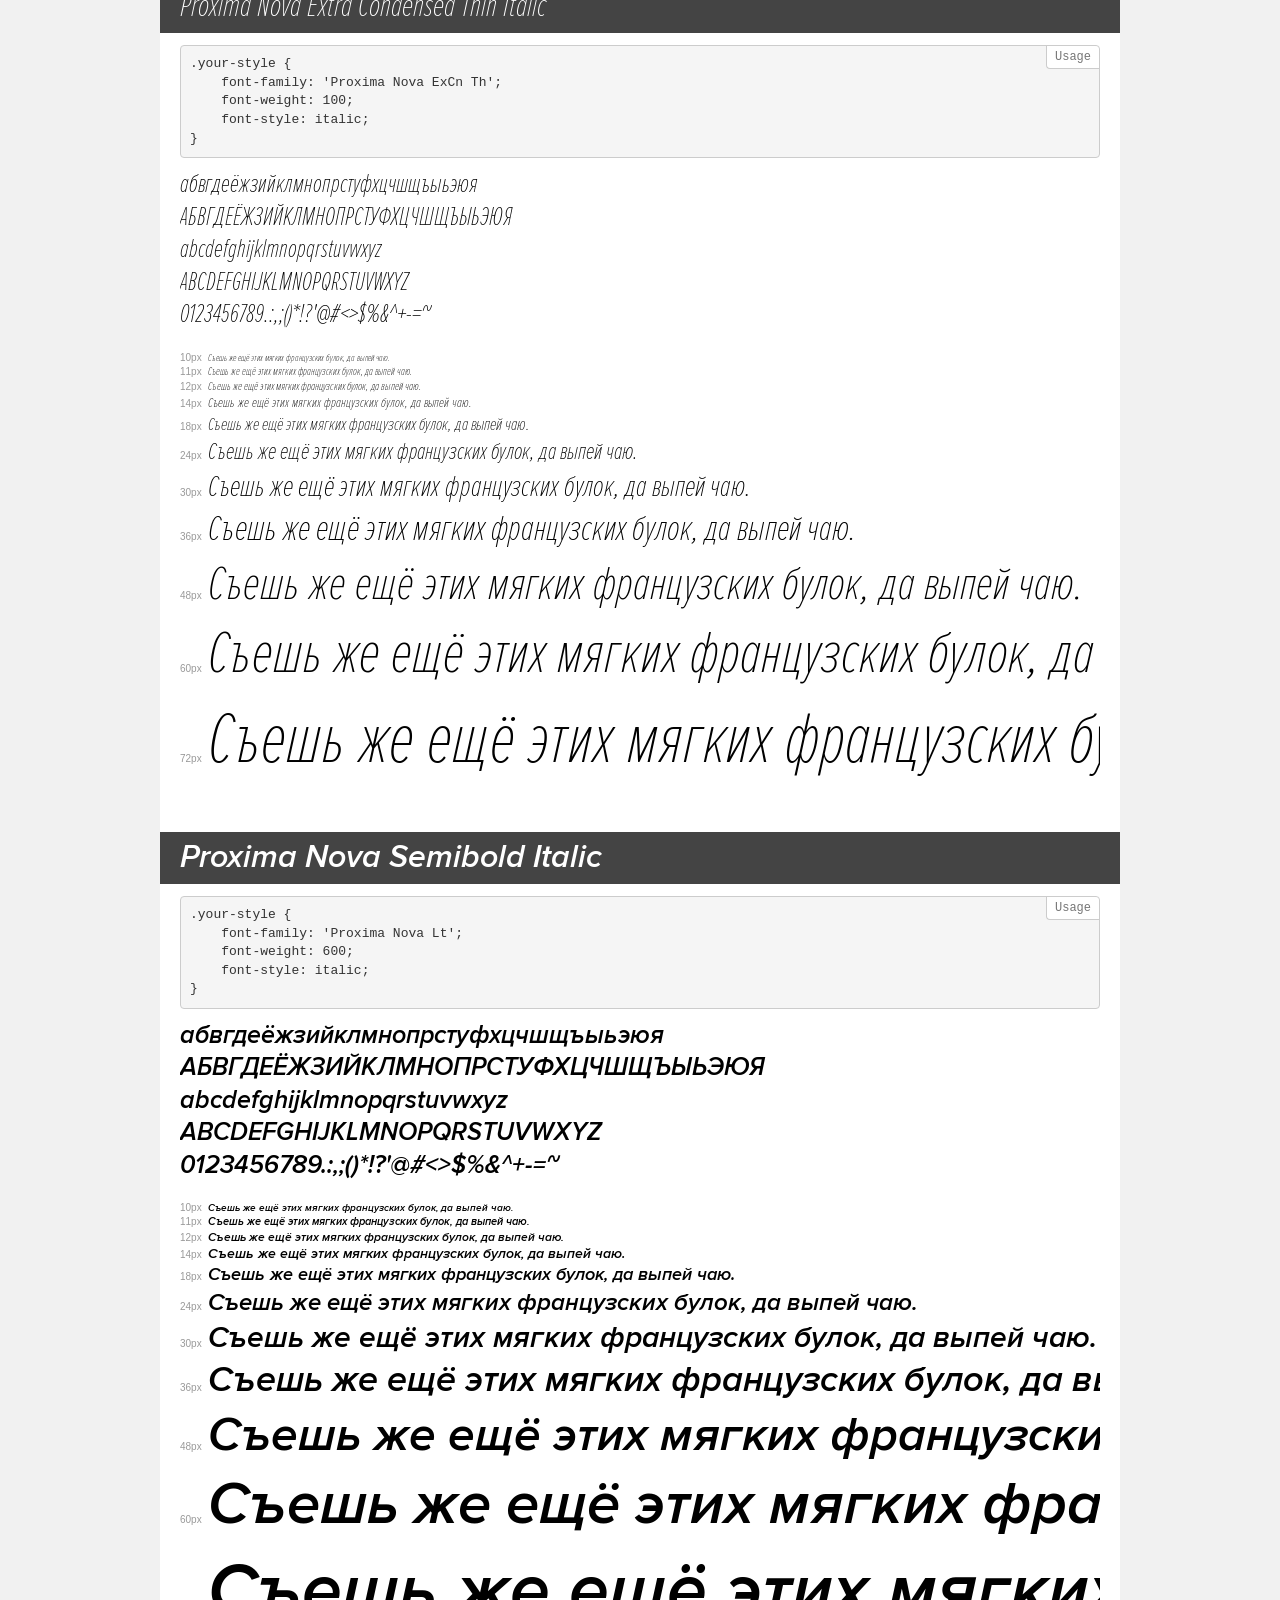
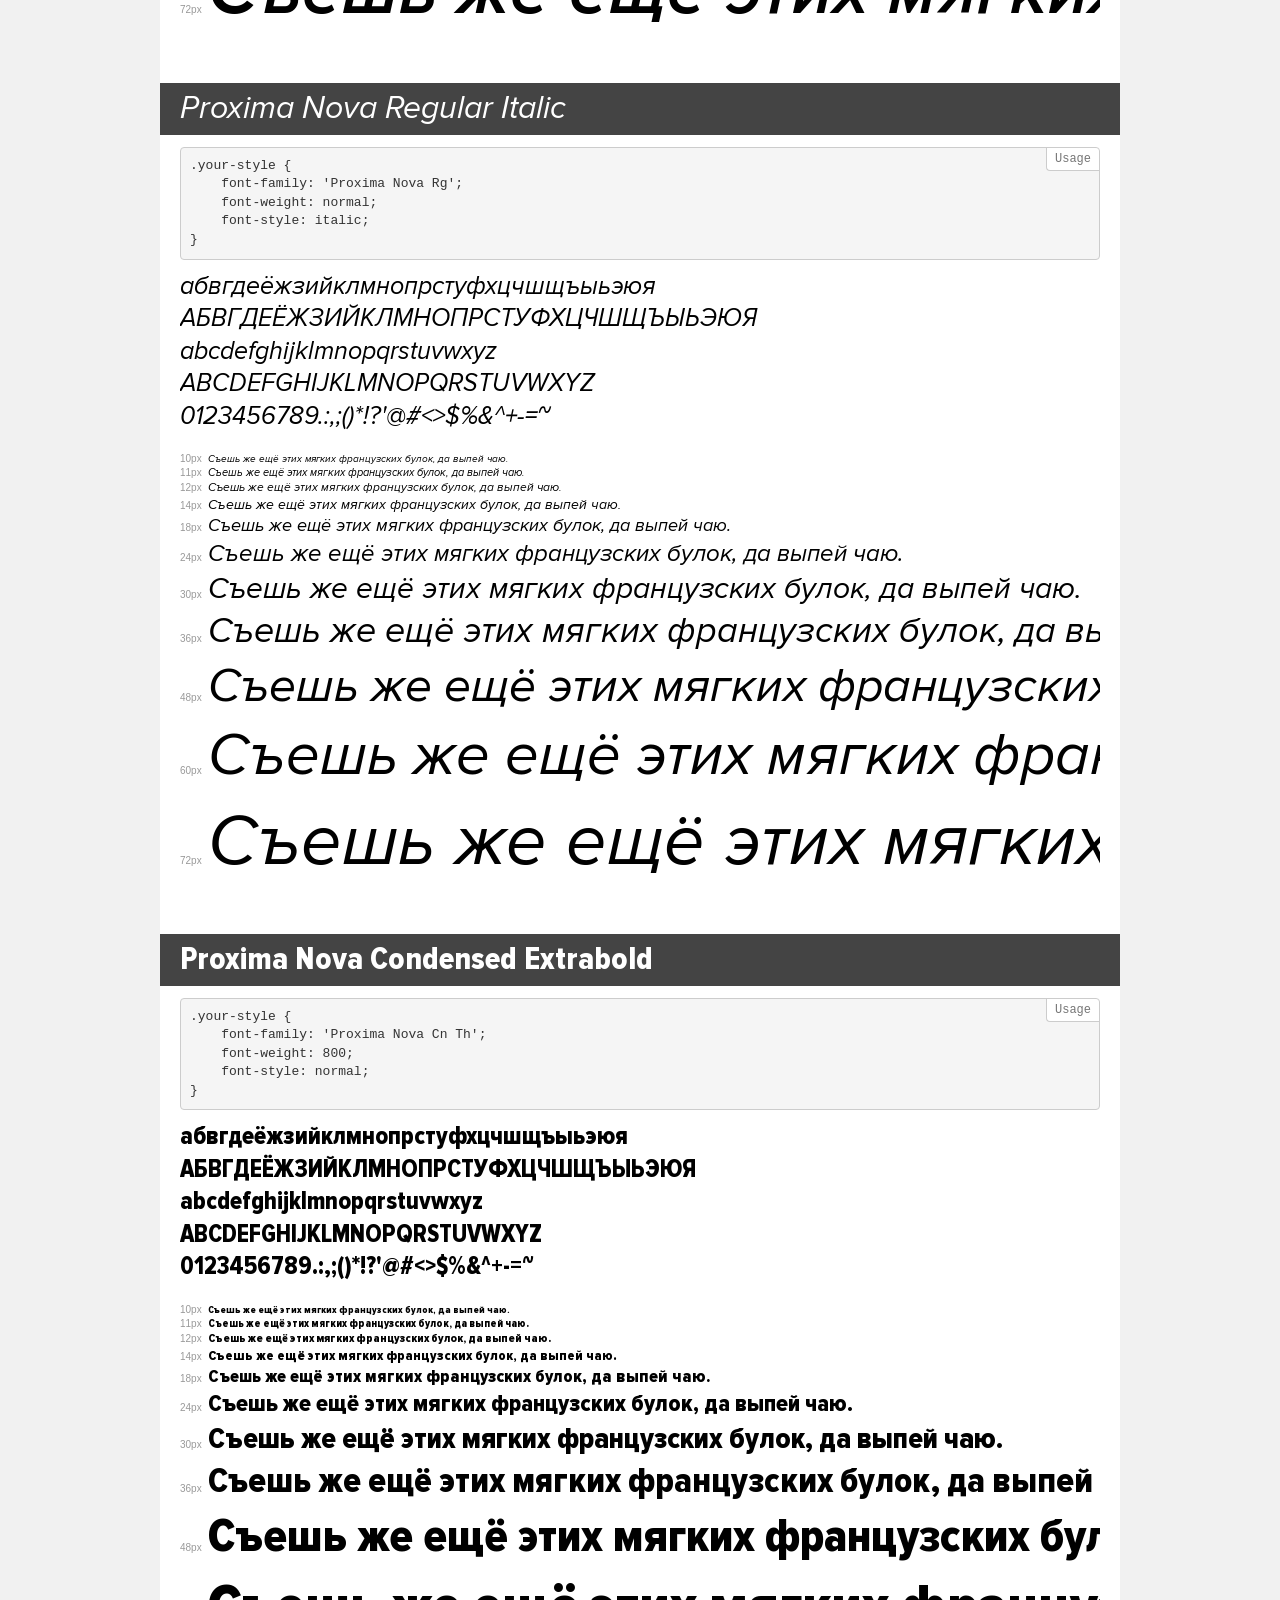
<file: assets/css/ProximaNova/demo.html>
<!DOCTYPE html>
<html>
<head>
	<meta charset="utf-8">
	<meta http-equiv="X-UA-Compatible" content="IE=edge">
	<meta name="viewport" content="width=device-width, initial-scale=1">
	<meta name="robots" content="noindex, noarchive">
	<title>Transfonter demo</title>
	<link href="stylesheet.css" rel="stylesheet">
	<style>
		/*
		http://meyerweb.com/eric/tools/css/reset/
		v2.0 | 20110126
		License: none (public domain)
		*/
		html, body, div, span, applet, object, iframe,
		h1, h2, h3, h4, h5, h6, p, blockquote, pre,
		a, abbr, acronym, address, big, cite, code,
		del, dfn, em, img, ins, kbd, q, s, samp,
		small, strike, strong, sub, sup, tt, var,
		b, u, i, center,
		dl, dt, dd, ol, ul, li,
		fieldset, form, label, legend,
		table, caption, tbody, tfoot, thead, tr, th, td,
		article, aside, canvas, details, embed,
		figure, figcaption, footer, header, hgroup,
		menu, nav, output, ruby, section, summary,
		time, mark, audio, video {
			margin: 0;
			padding: 0;
			border: 0;
			font-size: 100%;
			font: inherit;
			vertical-align: baseline;
		}
		/* HTML5 display-role reset for older browsers */
		article, aside, details, figcaption, figure,
		footer, header, hgroup, menu, nav, section {
			display: block;
		}
		body {
			line-height: 1;
		}
		ol, ul {
			list-style: none;
		}
		blockquote, q {
			quotes: none;
		}
		blockquote:before, blockquote:after,
		q:before, q:after {
			content: '';
			content: none;
		}
		table {
			border-collapse: collapse;
			border-spacing: 0;
		}
		/* common styles */
		body {
			background: #f1f1f1;
			color: #000;
		}
		.page {
			background: #fff;
			width: 920px;
			margin: 0 auto;
			padding: 20px 20px 0 20px;
			overflow: hidden;
		}
		.font-container {
			overflow-x: auto;
			overflow-y: hidden;
			margin-bottom: 40px;
			line-height: 1.3;
			white-space: nowrap;
			padding-bottom: 5px;
		}
		h1 {
			position: relative;
			background: #444;
			font-size: 32px;
			color: #fff;
			padding: 10px 20px;
			margin: 0 -20px 12px -20px;
		}
		.letters {
			font-size: 25px;
			margin-bottom: 20px;
		}
		.s10:before {
			content: '10px';
		}
		.s11:before {
			content: '11px';
		}
		.s12:before {
			content: '12px';
		}
		.s14:before {
			content: '14px';
		}
		.s18:before {
			content: '18px';
		}
		.s24:before {
			content: '24px';
		}
		.s30:before {
			content: '30px';
		}
		.s36:before {
			content: '36px';
		}
		.s48:before {
			content: '48px';
		}
		.s60:before {
			content: '60px';
		}
		.s72:before {
			content: '72px';
		}
		.s10:before, .s11:before, .s12:before, .s14:before,
		.s18:before, .s24:before, .s30:before, .s36:before,
		.s48:before, .s60:before, .s72:before {
			font-family: Arial, sans-serif;
			font-size: 10px;
			font-weight: normal;
			font-style: normal;
			color: #999;
			padding-right: 6px;
		}
		pre {
			display: block;
			position: relative;
			padding: 9px;
			margin: 0 0 10px;
			font-family: Monaco, Menlo, Consolas, "Courier New", monospace !important;
			font-size: 13px;
			line-height: 1.428571429;
			color: #333;
			font-weight: normal !important;
			font-style: normal !important;
			background-color: #f5f5f5;
			border: 1px solid #ccc;
			overflow-x: auto;
			border-radius: 4px;
		}
		pre:after {
			display: block;
			position: absolute;
			right: 0;
			top: 0;
			content: 'Usage';
			line-height: 1;
			padding: 5px 8px;
			font-size: 12px;
			color: #767676;
			background-color: #fff;
			border: 1px solid #ccc;
			border-right: none;
			border-top: none;
			border-radius: 0 4px 0 4px;
			z-index: 10;
		}
		/* responsive */
		@media (max-width: 959px) {
			.page {
				width: auto;
				margin: 0;
			}
		}
	</style>
</head>
<body>
<div class="page">
	<div class="demo" style="font-family: 'Proxima Nova Cn Lt'; font-weight: 300; font-style: italic;">
		<h1>Proxima Nova Condensed Light Italic</h1>
		<pre>.your-style {
    font-family: 'Proxima Nova Cn Lt';
    font-weight: 300;
    font-style: italic;
}</pre>
		<div class="font-container">
			<p class="letters">
				абвгдеёжзийклмнопрстуфхцчшщъыьэюя <br />
				АБВГДЕЁЖЗИЙКЛМНОПРСТУФХЦЧШЩЪЫЬЭЮЯ <br />
				abcdefghijklmnopqrstuvwxyz <br />
				ABCDEFGHIJKLMNOPQRSTUVWXYZ <br />				0123456789.:,;()*!?'@#<>$%&^+-=~
			</p>
			<p class="s10" style="font-size: 10px;">Съешь же ещё этих мягких французских булок, да выпей чаю.</p>
			<p class="s11" style="font-size: 11px;">Съешь же ещё этих мягких французских булок, да выпей чаю.</p>
			<p class="s12" style="font-size: 12px;">Съешь же ещё этих мягких французских булок, да выпей чаю.</p>
			<p class="s14" style="font-size: 14px;">Съешь же ещё этих мягких французских булок, да выпей чаю.</p>
			<p class="s18" style="font-size: 18px;">Съешь же ещё этих мягких французских булок, да выпей чаю.</p>
			<p class="s24" style="font-size: 24px;">Съешь же ещё этих мягких французских булок, да выпей чаю.</p>
			<p class="s30" style="font-size: 30px;">Съешь же ещё этих мягких французских булок, да выпей чаю.</p>
			<p class="s36" style="font-size: 36px;">Съешь же ещё этих мягких французских булок, да выпей чаю.</p>
			<p class="s48" style="font-size: 48px;">Съешь же ещё этих мягких французских булок, да выпей чаю.</p>
			<p class="s60" style="font-size: 60px;">Съешь же ещё этих мягких французских булок, да выпей чаю.</p>
			<p class="s72" style="font-size: 72px;">Съешь же ещё этих мягких французских булок, да выпей чаю.</p>
		</div>
	</div>
	<div class="demo" style="font-family: 'Proxima Nova Lt'; font-weight: 300; font-style: italic;">
		<h1>Proxima Nova Light Italic</h1>
		<pre>.your-style {
    font-family: 'Proxima Nova Lt';
    font-weight: 300;
    font-style: italic;
}</pre>
		<div class="font-container">
			<p class="letters">
				абвгдеёжзийклмнопрстуфхцчшщъыьэюя <br />
				АБВГДЕЁЖЗИЙКЛМНОПРСТУФХЦЧШЩЪЫЬЭЮЯ <br />
				abcdefghijklmnopqrstuvwxyz <br />
				ABCDEFGHIJKLMNOPQRSTUVWXYZ <br />				0123456789.:,;()*!?'@#<>$%&^+-=~
			</p>
			<p class="s10" style="font-size: 10px;">Съешь же ещё этих мягких французских булок, да выпей чаю.</p>
			<p class="s11" style="font-size: 11px;">Съешь же ещё этих мягких французских булок, да выпей чаю.</p>
			<p class="s12" style="font-size: 12px;">Съешь же ещё этих мягких французских булок, да выпей чаю.</p>
			<p class="s14" style="font-size: 14px;">Съешь же ещё этих мягких французских булок, да выпей чаю.</p>
			<p class="s18" style="font-size: 18px;">Съешь же ещё этих мягких французских булок, да выпей чаю.</p>
			<p class="s24" style="font-size: 24px;">Съешь же ещё этих мягких французских булок, да выпей чаю.</p>
			<p class="s30" style="font-size: 30px;">Съешь же ещё этих мягких французских булок, да выпей чаю.</p>
			<p class="s36" style="font-size: 36px;">Съешь же ещё этих мягких французских булок, да выпей чаю.</p>
			<p class="s48" style="font-size: 48px;">Съешь же ещё этих мягких французских булок, да выпей чаю.</p>
			<p class="s60" style="font-size: 60px;">Съешь же ещё этих мягких французских булок, да выпей чаю.</p>
			<p class="s72" style="font-size: 72px;">Съешь же ещё этих мягких французских булок, да выпей чаю.</p>
		</div>
	</div>
	<div class="demo" style="font-family: 'Proxima Nova Cn Rg'; font-weight: normal; font-style: normal;">
		<h1>Proxima Nova Condensed Regular</h1>
		<pre>.your-style {
    font-family: 'Proxima Nova Cn Rg';
    font-weight: normal;
    font-style: normal;
}</pre>
		<div class="font-container">
			<p class="letters">
				абвгдеёжзийклмнопрстуфхцчшщъыьэюя <br />
				АБВГДЕЁЖЗИЙКЛМНОПРСТУФХЦЧШЩЪЫЬЭЮЯ <br />
				abcdefghijklmnopqrstuvwxyz <br />
				ABCDEFGHIJKLMNOPQRSTUVWXYZ <br />				0123456789.:,;()*!?'@#<>$%&^+-=~
			</p>
			<p class="s10" style="font-size: 10px;">Съешь же ещё этих мягких французских булок, да выпей чаю.</p>
			<p class="s11" style="font-size: 11px;">Съешь же ещё этих мягких французских булок, да выпей чаю.</p>
			<p class="s12" style="font-size: 12px;">Съешь же ещё этих мягких французских булок, да выпей чаю.</p>
			<p class="s14" style="font-size: 14px;">Съешь же ещё этих мягких французских булок, да выпей чаю.</p>
			<p class="s18" style="font-size: 18px;">Съешь же ещё этих мягких французских булок, да выпей чаю.</p>
			<p class="s24" style="font-size: 24px;">Съешь же ещё этих мягких французских булок, да выпей чаю.</p>
			<p class="s30" style="font-size: 30px;">Съешь же ещё этих мягких французских булок, да выпей чаю.</p>
			<p class="s36" style="font-size: 36px;">Съешь же ещё этих мягких французских булок, да выпей чаю.</p>
			<p class="s48" style="font-size: 48px;">Съешь же ещё этих мягких французских булок, да выпей чаю.</p>
			<p class="s60" style="font-size: 60px;">Съешь же ещё этих мягких французских булок, да выпей чаю.</p>
			<p class="s72" style="font-size: 72px;">Съешь же ещё этих мягких французских булок, да выпей чаю.</p>
		</div>
	</div>
	<div class="demo" style="font-family: 'Proxima Nova Th'; font-weight: 800; font-style: normal;">
		<h1>Proxima Nova Extrabold</h1>
		<pre>.your-style {
    font-family: 'Proxima Nova Th';
    font-weight: 800;
    font-style: normal;
}</pre>
		<div class="font-container">
			<p class="letters">
				абвгдеёжзийклмнопрстуфхцчшщъыьэюя <br />
				АБВГДЕЁЖЗИЙКЛМНОПРСТУФХЦЧШЩЪЫЬЭЮЯ <br />
				abcdefghijklmnopqrstuvwxyz <br />
				ABCDEFGHIJKLMNOPQRSTUVWXYZ <br />				0123456789.:,;()*!?'@#<>$%&^+-=~
			</p>
			<p class="s10" style="font-size: 10px;">Съешь же ещё этих мягких французских булок, да выпей чаю.</p>
			<p class="s11" style="font-size: 11px;">Съешь же ещё этих мягких французских булок, да выпей чаю.</p>
			<p class="s12" style="font-size: 12px;">Съешь же ещё этих мягких французских булок, да выпей чаю.</p>
			<p class="s14" style="font-size: 14px;">Съешь же ещё этих мягких французских булок, да выпей чаю.</p>
			<p class="s18" style="font-size: 18px;">Съешь же ещё этих мягких французских булок, да выпей чаю.</p>
			<p class="s24" style="font-size: 24px;">Съешь же ещё этих мягких французских булок, да выпей чаю.</p>
			<p class="s30" style="font-size: 30px;">Съешь же ещё этих мягких французских булок, да выпей чаю.</p>
			<p class="s36" style="font-size: 36px;">Съешь же ещё этих мягких французских булок, да выпей чаю.</p>
			<p class="s48" style="font-size: 48px;">Съешь же ещё этих мягких французских булок, да выпей чаю.</p>
			<p class="s60" style="font-size: 60px;">Съешь же ещё этих мягких французских булок, да выпей чаю.</p>
			<p class="s72" style="font-size: 72px;">Съешь же ещё этих мягких французских булок, да выпей чаю.</p>
		</div>
	</div>
	<div class="demo" style="font-family: 'Proxima Nova Cn Bl'; font-weight: 900; font-style: normal;">
		<h1>Proxima Nova Condensed Black</h1>
		<pre>.your-style {
    font-family: 'Proxima Nova Cn Bl';
    font-weight: 900;
    font-style: normal;
}</pre>
		<div class="font-container">
			<p class="letters">
				абвгдеёжзийклмнопрстуфхцчшщъыьэюя <br />
				АБВГДЕЁЖЗИЙКЛМНОПРСТУФХЦЧШЩЪЫЬЭЮЯ <br />
				abcdefghijklmnopqrstuvwxyz <br />
				ABCDEFGHIJKLMNOPQRSTUVWXYZ <br />				0123456789.:,;()*!?'@#<>$%&^+-=~
			</p>
			<p class="s10" style="font-size: 10px;">Съешь же ещё этих мягких французских булок, да выпей чаю.</p>
			<p class="s11" style="font-size: 11px;">Съешь же ещё этих мягких французских булок, да выпей чаю.</p>
			<p class="s12" style="font-size: 12px;">Съешь же ещё этих мягких французских булок, да выпей чаю.</p>
			<p class="s14" style="font-size: 14px;">Съешь же ещё этих мягких французских булок, да выпей чаю.</p>
			<p class="s18" style="font-size: 18px;">Съешь же ещё этих мягких французских булок, да выпей чаю.</p>
			<p class="s24" style="font-size: 24px;">Съешь же ещё этих мягких французских булок, да выпей чаю.</p>
			<p class="s30" style="font-size: 30px;">Съешь же ещё этих мягких французских булок, да выпей чаю.</p>
			<p class="s36" style="font-size: 36px;">Съешь же ещё этих мягких французских булок, да выпей чаю.</p>
			<p class="s48" style="font-size: 48px;">Съешь же ещё этих мягких французских булок, да выпей чаю.</p>
			<p class="s60" style="font-size: 60px;">Съешь же ещё этих мягких французских булок, да выпей чаю.</p>
			<p class="s72" style="font-size: 72px;">Съешь же ещё этих мягких французских булок, да выпей чаю.</p>
		</div>
	</div>
	<div class="demo" style="font-family: 'Proxima Nova Cn Th'; font-weight: 800; font-style: italic;">
		<h1>Proxima Nova Condensed Extrabold Italic</h1>
		<pre>.your-style {
    font-family: 'Proxima Nova Cn Th';
    font-weight: 800;
    font-style: italic;
}</pre>
		<div class="font-container">
			<p class="letters">
				абвгдеёжзийклмнопрстуфхцчшщъыьэюя <br />
				АБВГДЕЁЖЗИЙКЛМНОПРСТУФХЦЧШЩЪЫЬЭЮЯ <br />
				abcdefghijklmnopqrstuvwxyz <br />
				ABCDEFGHIJKLMNOPQRSTUVWXYZ <br />				0123456789.:,;()*!?'@#<>$%&^+-=~
			</p>
			<p class="s10" style="font-size: 10px;">Съешь же ещё этих мягких французских булок, да выпей чаю.</p>
			<p class="s11" style="font-size: 11px;">Съешь же ещё этих мягких французских булок, да выпей чаю.</p>
			<p class="s12" style="font-size: 12px;">Съешь же ещё этих мягких французских булок, да выпей чаю.</p>
			<p class="s14" style="font-size: 14px;">Съешь же ещё этих мягких французских булок, да выпей чаю.</p>
			<p class="s18" style="font-size: 18px;">Съешь же ещё этих мягких французских булок, да выпей чаю.</p>
			<p class="s24" style="font-size: 24px;">Съешь же ещё этих мягких французских булок, да выпей чаю.</p>
			<p class="s30" style="font-size: 30px;">Съешь же ещё этих мягких французских булок, да выпей чаю.</p>
			<p class="s36" style="font-size: 36px;">Съешь же ещё этих мягких французских булок, да выпей чаю.</p>
			<p class="s48" style="font-size: 48px;">Съешь же ещё этих мягких французских булок, да выпей чаю.</p>
			<p class="s60" style="font-size: 60px;">Съешь же ещё этих мягких французских булок, да выпей чаю.</p>
			<p class="s72" style="font-size: 72px;">Съешь же ещё этих мягких французских булок, да выпей чаю.</p>
		</div>
	</div>
	<div class="demo" style="font-family: 'Proxima Nova Rg'; font-weight: normal; font-style: normal;">
		<h1>Proxima Nova Regular</h1>
		<pre>.your-style {
    font-family: 'Proxima Nova Rg';
    font-weight: normal;
    font-style: normal;
}</pre>
		<div class="font-container">
			<p class="letters">
				абвгдеёжзийклмнопрстуфхцчшщъыьэюя <br />
				АБВГДЕЁЖЗИЙКЛМНОПРСТУФХЦЧШЩЪЫЬЭЮЯ <br />
				abcdefghijklmnopqrstuvwxyz <br />
				ABCDEFGHIJKLMNOPQRSTUVWXYZ <br />				0123456789.:,;()*!?'@#<>$%&^+-=~
			</p>
			<p class="s10" style="font-size: 10px;">Съешь же ещё этих мягких французских булок, да выпей чаю.</p>
			<p class="s11" style="font-size: 11px;">Съешь же ещё этих мягких французских булок, да выпей чаю.</p>
			<p class="s12" style="font-size: 12px;">Съешь же ещё этих мягких французских булок, да выпей чаю.</p>
			<p class="s14" style="font-size: 14px;">Съешь же ещё этих мягких французских булок, да выпей чаю.</p>
			<p class="s18" style="font-size: 18px;">Съешь же ещё этих мягких французских булок, да выпей чаю.</p>
			<p class="s24" style="font-size: 24px;">Съешь же ещё этих мягких французских булок, да выпей чаю.</p>
			<p class="s30" style="font-size: 30px;">Съешь же ещё этих мягких французских булок, да выпей чаю.</p>
			<p class="s36" style="font-size: 36px;">Съешь же ещё этих мягких французских булок, да выпей чаю.</p>
			<p class="s48" style="font-size: 48px;">Съешь же ещё этих мягких французских булок, да выпей чаю.</p>
			<p class="s60" style="font-size: 60px;">Съешь же ещё этих мягких французских булок, да выпей чаю.</p>
			<p class="s72" style="font-size: 72px;">Съешь же ещё этих мягких французских булок, да выпей чаю.</p>
		</div>
	</div>
	<div class="demo" style="font-family: 'Proxima Nova Lt'; font-weight: 600; font-style: normal;">
		<h1>Proxima Nova Semibold</h1>
		<pre>.your-style {
    font-family: 'Proxima Nova Lt';
    font-weight: 600;
    font-style: normal;
}</pre>
		<div class="font-container">
			<p class="letters">
				абвгдеёжзийклмнопрстуфхцчшщъыьэюя <br />
				АБВГДЕЁЖЗИЙКЛМНОПРСТУФХЦЧШЩЪЫЬЭЮЯ <br />
				abcdefghijklmnopqrstuvwxyz <br />
				ABCDEFGHIJKLMNOPQRSTUVWXYZ <br />				0123456789.:,;()*!?'@#<>$%&^+-=~
			</p>
			<p class="s10" style="font-size: 10px;">Съешь же ещё этих мягких французских булок, да выпей чаю.</p>
			<p class="s11" style="font-size: 11px;">Съешь же ещё этих мягких французских булок, да выпей чаю.</p>
			<p class="s12" style="font-size: 12px;">Съешь же ещё этих мягких французских булок, да выпей чаю.</p>
			<p class="s14" style="font-size: 14px;">Съешь же ещё этих мягких французских булок, да выпей чаю.</p>
			<p class="s18" style="font-size: 18px;">Съешь же ещё этих мягких французских булок, да выпей чаю.</p>
			<p class="s24" style="font-size: 24px;">Съешь же ещё этих мягких французских булок, да выпей чаю.</p>
			<p class="s30" style="font-size: 30px;">Съешь же ещё этих мягких французских булок, да выпей чаю.</p>
			<p class="s36" style="font-size: 36px;">Съешь же ещё этих мягких французских булок, да выпей чаю.</p>
			<p class="s48" style="font-size: 48px;">Съешь же ещё этих мягких французских булок, да выпей чаю.</p>
			<p class="s60" style="font-size: 60px;">Съешь же ещё этих мягких французских булок, да выпей чаю.</p>
			<p class="s72" style="font-size: 72px;">Съешь же ещё этих мягких французских булок, да выпей чаю.</p>
		</div>
	</div>
	<div class="demo" style="font-family: 'Proxima Nova ExCn Th'; font-weight: 100; font-style: normal;">
		<h1>Proxima Nova Extra Condensed Thin</h1>
		<pre>.your-style {
    font-family: 'Proxima Nova ExCn Th';
    font-weight: 100;
    font-style: normal;
}</pre>
		<div class="font-container">
			<p class="letters">
				абвгдеёжзийклмнопрстуфхцчшщъыьэюя <br />
				АБВГДЕЁЖЗИЙКЛМНОПРСТУФХЦЧШЩЪЫЬЭЮЯ <br />
				abcdefghijklmnopqrstuvwxyz <br />
				ABCDEFGHIJKLMNOPQRSTUVWXYZ <br />				0123456789.:,;()*!?'@#<>$%&^+-=~
			</p>
			<p class="s10" style="font-size: 10px;">Съешь же ещё этих мягких французских булок, да выпей чаю.</p>
			<p class="s11" style="font-size: 11px;">Съешь же ещё этих мягких французских булок, да выпей чаю.</p>
			<p class="s12" style="font-size: 12px;">Съешь же ещё этих мягких французских булок, да выпей чаю.</p>
			<p class="s14" style="font-size: 14px;">Съешь же ещё этих мягких французских булок, да выпей чаю.</p>
			<p class="s18" style="font-size: 18px;">Съешь же ещё этих мягких французских булок, да выпей чаю.</p>
			<p class="s24" style="font-size: 24px;">Съешь же ещё этих мягких французских булок, да выпей чаю.</p>
			<p class="s30" style="font-size: 30px;">Съешь же ещё этих мягких французских булок, да выпей чаю.</p>
			<p class="s36" style="font-size: 36px;">Съешь же ещё этих мягких французских булок, да выпей чаю.</p>
			<p class="s48" style="font-size: 48px;">Съешь же ещё этих мягких французских булок, да выпей чаю.</p>
			<p class="s60" style="font-size: 60px;">Съешь же ещё этих мягких французских булок, да выпей чаю.</p>
			<p class="s72" style="font-size: 72px;">Съешь же ещё этих мягких французских булок, да выпей чаю.</p>
		</div>
	</div>
	<div class="demo" style="font-family: 'Proxima Nova Cn Lt'; font-weight: 600; font-style: normal;">
		<h1>Proxima Nova Condensed Semibold</h1>
		<pre>.your-style {
    font-family: 'Proxima Nova Cn Lt';
    font-weight: 600;
    font-style: normal;
}</pre>
		<div class="font-container">
			<p class="letters">
				абвгдеёжзийклмнопрстуфхцчшщъыьэюя <br />
				АБВГДЕЁЖЗИЙКЛМНОПРСТУФХЦЧШЩЪЫЬЭЮЯ <br />
				abcdefghijklmnopqrstuvwxyz <br />
				ABCDEFGHIJKLMNOPQRSTUVWXYZ <br />				0123456789.:,;()*!?'@#<>$%&^+-=~
			</p>
			<p class="s10" style="font-size: 10px;">Съешь же ещё этих мягких французских булок, да выпей чаю.</p>
			<p class="s11" style="font-size: 11px;">Съешь же ещё этих мягких французских булок, да выпей чаю.</p>
			<p class="s12" style="font-size: 12px;">Съешь же ещё этих мягких французских булок, да выпей чаю.</p>
			<p class="s14" style="font-size: 14px;">Съешь же ещё этих мягких французских булок, да выпей чаю.</p>
			<p class="s18" style="font-size: 18px;">Съешь же ещё этих мягких французских булок, да выпей чаю.</p>
			<p class="s24" style="font-size: 24px;">Съешь же ещё этих мягких французских булок, да выпей чаю.</p>
			<p class="s30" style="font-size: 30px;">Съешь же ещё этих мягких французских булок, да выпей чаю.</p>
			<p class="s36" style="font-size: 36px;">Съешь же ещё этих мягких французских булок, да выпей чаю.</p>
			<p class="s48" style="font-size: 48px;">Съешь же ещё этих мягких французских булок, да выпей чаю.</p>
			<p class="s60" style="font-size: 60px;">Съешь же ещё этих мягких французских булок, да выпей чаю.</p>
			<p class="s72" style="font-size: 72px;">Съешь же ещё этих мягких французских булок, да выпей чаю.</p>
		</div>
	</div>
	<div class="demo" style="font-family: 'Proxima Nova ExCn Lt'; font-weight: 600; font-style: italic;">
		<h1>Proxima Nova Extra Condensed Semibold Italic</h1>
		<pre>.your-style {
    font-family: 'Proxima Nova ExCn Lt';
    font-weight: 600;
    font-style: italic;
}</pre>
		<div class="font-container">
			<p class="letters">
				абвгдеёжзийклмнопрстуфхцчшщъыьэюя <br />
				АБВГДЕЁЖЗИЙКЛМНОПРСТУФХЦЧШЩЪЫЬЭЮЯ <br />
				abcdefghijklmnopqrstuvwxyz <br />
				ABCDEFGHIJKLMNOPQRSTUVWXYZ <br />				0123456789.:,;()*!?'@#<>$%&^+-=~
			</p>
			<p class="s10" style="font-size: 10px;">Съешь же ещё этих мягких французских булок, да выпей чаю.</p>
			<p class="s11" style="font-size: 11px;">Съешь же ещё этих мягких французских булок, да выпей чаю.</p>
			<p class="s12" style="font-size: 12px;">Съешь же ещё этих мягких французских булок, да выпей чаю.</p>
			<p class="s14" style="font-size: 14px;">Съешь же ещё этих мягких французских булок, да выпей чаю.</p>
			<p class="s18" style="font-size: 18px;">Съешь же ещё этих мягких французских булок, да выпей чаю.</p>
			<p class="s24" style="font-size: 24px;">Съешь же ещё этих мягких французских булок, да выпей чаю.</p>
			<p class="s30" style="font-size: 30px;">Съешь же ещё этих мягких французских булок, да выпей чаю.</p>
			<p class="s36" style="font-size: 36px;">Съешь же ещё этих мягких французских булок, да выпей чаю.</p>
			<p class="s48" style="font-size: 48px;">Съешь же ещё этих мягких французских булок, да выпей чаю.</p>
			<p class="s60" style="font-size: 60px;">Съешь же ещё этих мягких французских булок, да выпей чаю.</p>
			<p class="s72" style="font-size: 72px;">Съешь же ещё этих мягких французских булок, да выпей чаю.</p>
		</div>
	</div>
	<div class="demo" style="font-family: 'Proxima Nova ExCn Lt'; font-weight: 600; font-style: normal;">
		<h1>Proxima Nova Extra Condensed Semibold</h1>
		<pre>.your-style {
    font-family: 'Proxima Nova ExCn Lt';
    font-weight: 600;
    font-style: normal;
}</pre>
		<div class="font-container">
			<p class="letters">
				абвгдеёжзийклмнопрстуфхцчшщъыьэюя <br />
				АБВГДЕЁЖЗИЙКЛМНОПРСТУФХЦЧШЩЪЫЬЭЮЯ <br />
				abcdefghijklmnopqrstuvwxyz <br />
				ABCDEFGHIJKLMNOPQRSTUVWXYZ <br />				0123456789.:,;()*!?'@#<>$%&^+-=~
			</p>
			<p class="s10" style="font-size: 10px;">Съешь же ещё этих мягких французских булок, да выпей чаю.</p>
			<p class="s11" style="font-size: 11px;">Съешь же ещё этих мягких французских булок, да выпей чаю.</p>
			<p class="s12" style="font-size: 12px;">Съешь же ещё этих мягких французских булок, да выпей чаю.</p>
			<p class="s14" style="font-size: 14px;">Съешь же ещё этих мягких французских булок, да выпей чаю.</p>
			<p class="s18" style="font-size: 18px;">Съешь же ещё этих мягких французских булок, да выпей чаю.</p>
			<p class="s24" style="font-size: 24px;">Съешь же ещё этих мягких французских булок, да выпей чаю.</p>
			<p class="s30" style="font-size: 30px;">Съешь же ещё этих мягких французских булок, да выпей чаю.</p>
			<p class="s36" style="font-size: 36px;">Съешь же ещё этих мягких французских булок, да выпей чаю.</p>
			<p class="s48" style="font-size: 48px;">Съешь же ещё этих мягких французских булок, да выпей чаю.</p>
			<p class="s60" style="font-size: 60px;">Съешь же ещё этих мягких французских булок, да выпей чаю.</p>
			<p class="s72" style="font-size: 72px;">Съешь же ещё этих мягких французских булок, да выпей чаю.</p>
		</div>
	</div>
	<div class="demo" style="font-family: 'Proxima Nova Th'; font-weight: 100; font-style: italic;">
		<h1>Proxima Nova Thin Italic</h1>
		<pre>.your-style {
    font-family: 'Proxima Nova Th';
    font-weight: 100;
    font-style: italic;
}</pre>
		<div class="font-container">
			<p class="letters">
				абвгдеёжзийклмнопрстуфхцчшщъыьэюя <br />
				АБВГДЕЁЖЗИЙКЛМНОПРСТУФХЦЧШЩЪЫЬЭЮЯ <br />
				abcdefghijklmnopqrstuvwxyz <br />
				ABCDEFGHIJKLMNOPQRSTUVWXYZ <br />				0123456789.:,;()*!?'@#<>$%&^+-=~
			</p>
			<p class="s10" style="font-size: 10px;">Съешь же ещё этих мягких французских булок, да выпей чаю.</p>
			<p class="s11" style="font-size: 11px;">Съешь же ещё этих мягких французских булок, да выпей чаю.</p>
			<p class="s12" style="font-size: 12px;">Съешь же ещё этих мягких французских булок, да выпей чаю.</p>
			<p class="s14" style="font-size: 14px;">Съешь же ещё этих мягких французских булок, да выпей чаю.</p>
			<p class="s18" style="font-size: 18px;">Съешь же ещё этих мягких французских булок, да выпей чаю.</p>
			<p class="s24" style="font-size: 24px;">Съешь же ещё этих мягких французских булок, да выпей чаю.</p>
			<p class="s30" style="font-size: 30px;">Съешь же ещё этих мягких французских булок, да выпей чаю.</p>
			<p class="s36" style="font-size: 36px;">Съешь же ещё этих мягких французских булок, да выпей чаю.</p>
			<p class="s48" style="font-size: 48px;">Съешь же ещё этих мягких французских булок, да выпей чаю.</p>
			<p class="s60" style="font-size: 60px;">Съешь же ещё этих мягких французских булок, да выпей чаю.</p>
			<p class="s72" style="font-size: 72px;">Съешь же ещё этих мягких французских булок, да выпей чаю.</p>
		</div>
	</div>
	<div class="demo" style="font-family: 'Proxima Nova Cn Th'; font-weight: 100; font-style: normal;">
		<h1>Proxima Nova Condensed Thin</h1>
		<pre>.your-style {
    font-family: 'Proxima Nova Cn Th';
    font-weight: 100;
    font-style: normal;
}</pre>
		<div class="font-container">
			<p class="letters">
				абвгдеёжзийклмнопрстуфхцчшщъыьэюя <br />
				АБВГДЕЁЖЗИЙКЛМНОПРСТУФХЦЧШЩЪЫЬЭЮЯ <br />
				abcdefghijklmnopqrstuvwxyz <br />
				ABCDEFGHIJKLMNOPQRSTUVWXYZ <br />				0123456789.:,;()*!?'@#<>$%&^+-=~
			</p>
			<p class="s10" style="font-size: 10px;">Съешь же ещё этих мягких французских булок, да выпей чаю.</p>
			<p class="s11" style="font-size: 11px;">Съешь же ещё этих мягких французских булок, да выпей чаю.</p>
			<p class="s12" style="font-size: 12px;">Съешь же ещё этих мягких французских булок, да выпей чаю.</p>
			<p class="s14" style="font-size: 14px;">Съешь же ещё этих мягких французских булок, да выпей чаю.</p>
			<p class="s18" style="font-size: 18px;">Съешь же ещё этих мягких французских булок, да выпей чаю.</p>
			<p class="s24" style="font-size: 24px;">Съешь же ещё этих мягких французских булок, да выпей чаю.</p>
			<p class="s30" style="font-size: 30px;">Съешь же ещё этих мягких французских булок, да выпей чаю.</p>
			<p class="s36" style="font-size: 36px;">Съешь же ещё этих мягких французских булок, да выпей чаю.</p>
			<p class="s48" style="font-size: 48px;">Съешь же ещё этих мягких французских булок, да выпей чаю.</p>
			<p class="s60" style="font-size: 60px;">Съешь же ещё этих мягких французских булок, да выпей чаю.</p>
			<p class="s72" style="font-size: 72px;">Съешь же ещё этих мягких французских булок, да выпей чаю.</p>
		</div>
	</div>
	<div class="demo" style="font-family: 'Proxima Nova Cn Rg'; font-weight: normal; font-style: italic;">
		<h1>Proxima Nova Condensed Regular Italic</h1>
		<pre>.your-style {
    font-family: 'Proxima Nova Cn Rg';
    font-weight: normal;
    font-style: italic;
}</pre>
		<div class="font-container">
			<p class="letters">
				абвгдеёжзийклмнопрстуфхцчшщъыьэюя <br />
				АБВГДЕЁЖЗИЙКЛМНОПРСТУФХЦЧШЩЪЫЬЭЮЯ <br />
				abcdefghijklmnopqrstuvwxyz <br />
				ABCDEFGHIJKLMNOPQRSTUVWXYZ <br />				0123456789.:,;()*!?'@#<>$%&^+-=~
			</p>
			<p class="s10" style="font-size: 10px;">Съешь же ещё этих мягких французских булок, да выпей чаю.</p>
			<p class="s11" style="font-size: 11px;">Съешь же ещё этих мягких французских булок, да выпей чаю.</p>
			<p class="s12" style="font-size: 12px;">Съешь же ещё этих мягких французских булок, да выпей чаю.</p>
			<p class="s14" style="font-size: 14px;">Съешь же ещё этих мягких французских булок, да выпей чаю.</p>
			<p class="s18" style="font-size: 18px;">Съешь же ещё этих мягких французских булок, да выпей чаю.</p>
			<p class="s24" style="font-size: 24px;">Съешь же ещё этих мягких французских булок, да выпей чаю.</p>
			<p class="s30" style="font-size: 30px;">Съешь же ещё этих мягких французских булок, да выпей чаю.</p>
			<p class="s36" style="font-size: 36px;">Съешь же ещё этих мягких французских булок, да выпей чаю.</p>
			<p class="s48" style="font-size: 48px;">Съешь же ещё этих мягких французских булок, да выпей чаю.</p>
			<p class="s60" style="font-size: 60px;">Съешь же ещё этих мягких французских булок, да выпей чаю.</p>
			<p class="s72" style="font-size: 72px;">Съешь же ещё этих мягких французских булок, да выпей чаю.</p>
		</div>
	</div>
	<div class="demo" style="font-family: 'Proxima Nova ExCn Th'; font-weight: 100; font-style: italic;">
		<h1>Proxima Nova Extra Condensed Thin Italic</h1>
		<pre>.your-style {
    font-family: 'Proxima Nova ExCn Th';
    font-weight: 100;
    font-style: italic;
}</pre>
		<div class="font-container">
			<p class="letters">
				абвгдеёжзийклмнопрстуфхцчшщъыьэюя <br />
				АБВГДЕЁЖЗИЙКЛМНОПРСТУФХЦЧШЩЪЫЬЭЮЯ <br />
				abcdefghijklmnopqrstuvwxyz <br />
				ABCDEFGHIJKLMNOPQRSTUVWXYZ <br />				0123456789.:,;()*!?'@#<>$%&^+-=~
			</p>
			<p class="s10" style="font-size: 10px;">Съешь же ещё этих мягких французских булок, да выпей чаю.</p>
			<p class="s11" style="font-size: 11px;">Съешь же ещё этих мягких французских булок, да выпей чаю.</p>
			<p class="s12" style="font-size: 12px;">Съешь же ещё этих мягких французских булок, да выпей чаю.</p>
			<p class="s14" style="font-size: 14px;">Съешь же ещё этих мягких французских булок, да выпей чаю.</p>
			<p class="s18" style="font-size: 18px;">Съешь же ещё этих мягких французских булок, да выпей чаю.</p>
			<p class="s24" style="font-size: 24px;">Съешь же ещё этих мягких французских булок, да выпей чаю.</p>
			<p class="s30" style="font-size: 30px;">Съешь же ещё этих мягких французских булок, да выпей чаю.</p>
			<p class="s36" style="font-size: 36px;">Съешь же ещё этих мягких французских булок, да выпей чаю.</p>
			<p class="s48" style="font-size: 48px;">Съешь же ещё этих мягких французских булок, да выпей чаю.</p>
			<p class="s60" style="font-size: 60px;">Съешь же ещё этих мягких французских булок, да выпей чаю.</p>
			<p class="s72" style="font-size: 72px;">Съешь же ещё этих мягких французских булок, да выпей чаю.</p>
		</div>
	</div>
	<div class="demo" style="font-family: 'Proxima Nova Lt'; font-weight: 600; font-style: italic;">
		<h1>Proxima Nova Semibold Italic</h1>
		<pre>.your-style {
    font-family: 'Proxima Nova Lt';
    font-weight: 600;
    font-style: italic;
}</pre>
		<div class="font-container">
			<p class="letters">
				абвгдеёжзийклмнопрстуфхцчшщъыьэюя <br />
				АБВГДЕЁЖЗИЙКЛМНОПРСТУФХЦЧШЩЪЫЬЭЮЯ <br />
				abcdefghijklmnopqrstuvwxyz <br />
				ABCDEFGHIJKLMNOPQRSTUVWXYZ <br />				0123456789.:,;()*!?'@#<>$%&^+-=~
			</p>
			<p class="s10" style="font-size: 10px;">Съешь же ещё этих мягких французских булок, да выпей чаю.</p>
			<p class="s11" style="font-size: 11px;">Съешь же ещё этих мягких французских булок, да выпей чаю.</p>
			<p class="s12" style="font-size: 12px;">Съешь же ещё этих мягких французских булок, да выпей чаю.</p>
			<p class="s14" style="font-size: 14px;">Съешь же ещё этих мягких французских булок, да выпей чаю.</p>
			<p class="s18" style="font-size: 18px;">Съешь же ещё этих мягких французских булок, да выпей чаю.</p>
			<p class="s24" style="font-size: 24px;">Съешь же ещё этих мягких французских булок, да выпей чаю.</p>
			<p class="s30" style="font-size: 30px;">Съешь же ещё этих мягких французских булок, да выпей чаю.</p>
			<p class="s36" style="font-size: 36px;">Съешь же ещё этих мягких французских булок, да выпей чаю.</p>
			<p class="s48" style="font-size: 48px;">Съешь же ещё этих мягких французских булок, да выпей чаю.</p>
			<p class="s60" style="font-size: 60px;">Съешь же ещё этих мягких французских булок, да выпей чаю.</p>
			<p class="s72" style="font-size: 72px;">Съешь же ещё этих мягких французских булок, да выпей чаю.</p>
		</div>
	</div>
	<div class="demo" style="font-family: 'Proxima Nova Rg'; font-weight: normal; font-style: italic;">
		<h1>Proxima Nova Regular Italic</h1>
		<pre>.your-style {
    font-family: 'Proxima Nova Rg';
    font-weight: normal;
    font-style: italic;
}</pre>
		<div class="font-container">
			<p class="letters">
				абвгдеёжзийклмнопрстуфхцчшщъыьэюя <br />
				АБВГДЕЁЖЗИЙКЛМНОПРСТУФХЦЧШЩЪЫЬЭЮЯ <br />
				abcdefghijklmnopqrstuvwxyz <br />
				ABCDEFGHIJKLMNOPQRSTUVWXYZ <br />				0123456789.:,;()*!?'@#<>$%&^+-=~
			</p>
			<p class="s10" style="font-size: 10px;">Съешь же ещё этих мягких французских булок, да выпей чаю.</p>
			<p class="s11" style="font-size: 11px;">Съешь же ещё этих мягких французских булок, да выпей чаю.</p>
			<p class="s12" style="font-size: 12px;">Съешь же ещё этих мягких французских булок, да выпей чаю.</p>
			<p class="s14" style="font-size: 14px;">Съешь же ещё этих мягких французских булок, да выпей чаю.</p>
			<p class="s18" style="font-size: 18px;">Съешь же ещё этих мягких французских булок, да выпей чаю.</p>
			<p class="s24" style="font-size: 24px;">Съешь же ещё этих мягких французских булок, да выпей чаю.</p>
			<p class="s30" style="font-size: 30px;">Съешь же ещё этих мягких французских булок, да выпей чаю.</p>
			<p class="s36" style="font-size: 36px;">Съешь же ещё этих мягких французских булок, да выпей чаю.</p>
			<p class="s48" style="font-size: 48px;">Съешь же ещё этих мягких французских булок, да выпей чаю.</p>
			<p class="s60" style="font-size: 60px;">Съешь же ещё этих мягких французских булок, да выпей чаю.</p>
			<p class="s72" style="font-size: 72px;">Съешь же ещё этих мягких французских булок, да выпей чаю.</p>
		</div>
	</div>
	<div class="demo" style="font-family: 'Proxima Nova Cn Th'; font-weight: 800; font-style: normal;">
		<h1>Proxima Nova Condensed Extrabold</h1>
		<pre>.your-style {
    font-family: 'Proxima Nova Cn Th';
    font-weight: 800;
    font-style: normal;
}</pre>
		<div class="font-container">
			<p class="letters">
				абвгдеёжзийклмнопрстуфхцчшщъыьэюя <br />
				АБВГДЕЁЖЗИЙКЛМНОПРСТУФХЦЧШЩЪЫЬЭЮЯ <br />
				abcdefghijklmnopqrstuvwxyz <br />
				ABCDEFGHIJKLMNOPQRSTUVWXYZ <br />				0123456789.:,;()*!?'@#<>$%&^+-=~
			</p>
			<p class="s10" style="font-size: 10px;">Съешь же ещё этих мягких французских булок, да выпей чаю.</p>
			<p class="s11" style="font-size: 11px;">Съешь же ещё этих мягких французских булок, да выпей чаю.</p>
			<p class="s12" style="font-size: 12px;">Съешь же ещё этих мягких французских булок, да выпей чаю.</p>
			<p class="s14" style="font-size: 14px;">Съешь же ещё этих мягких французских булок, да выпей чаю.</p>
			<p class="s18" style="font-size: 18px;">Съешь же ещё этих мягких французских булок, да выпей чаю.</p>
			<p class="s24" style="font-size: 24px;">Съешь же ещё этих мягких французских булок, да выпей чаю.</p>
			<p class="s30" style="font-size: 30px;">Съешь же ещё этих мягких французских булок, да выпей чаю.</p>
			<p class="s36" style="font-size: 36px;">Съешь же ещё этих мягких французских булок, да выпей чаю.</p>
			<p class="s48" style="font-size: 48px;">Съешь же ещё этих мягких французских булок, да выпей чаю.</p>
			<p class="s60" style="font-size: 60px;">Съешь же ещё этих мягких французских булок, да выпей чаю.</p>
			<p class="s72" style="font-size: 72px;">Съешь же ещё этих мягких французских булок, да выпей чаю.</p>
		</div>
	</div>
	<div class="demo" style="font-family: 'Proxima Nova ExCn Th'; font-weight: 800; font-style: italic;">
		<h1>Proxima Nova Extra Condensed Extrabold Italic</h1>
		<pre>.your-style {
    font-family: 'Proxima Nova ExCn Th';
    font-weight: 800;
    font-style: italic;
}</pre>
		<div class="font-container">
			<p class="letters">
				абвгдеёжзийклмнопрстуфхцчшщъыьэюя <br />
				АБВГДЕЁЖЗИЙКЛМНОПРСТУФХЦЧШЩЪЫЬЭЮЯ <br />
				abcdefghijklmnopqrstuvwxyz <br />
				ABCDEFGHIJKLMNOPQRSTUVWXYZ <br />				0123456789.:,;()*!?'@#<>$%&^+-=~
			</p>
			<p class="s10" style="font-size: 10px;">Съешь же ещё этих мягких французских булок, да выпей чаю.</p>
			<p class="s11" style="font-size: 11px;">Съешь же ещё этих мягких французских булок, да выпей чаю.</p>
			<p class="s12" style="font-size: 12px;">Съешь же ещё этих мягких французских булок, да выпей чаю.</p>
			<p class="s14" style="font-size: 14px;">Съешь же ещё этих мягких французских булок, да выпей чаю.</p>
			<p class="s18" style="font-size: 18px;">Съешь же ещё этих мягких французских булок, да выпей чаю.</p>
			<p class="s24" style="font-size: 24px;">Съешь же ещё этих мягких французских булок, да выпей чаю.</p>
			<p class="s30" style="font-size: 30px;">Съешь же ещё этих мягких французских булок, да выпей чаю.</p>
			<p class="s36" style="font-size: 36px;">Съешь же ещё этих мягких французских булок, да выпей чаю.</p>
			<p class="s48" style="font-size: 48px;">Съешь же ещё этих мягких французских булок, да выпей чаю.</p>
			<p class="s60" style="font-size: 60px;">Съешь же ещё этих мягких французских булок, да выпей чаю.</p>
			<p class="s72" style="font-size: 72px;">Съешь же ещё этих мягких французских булок, да выпей чаю.</p>
		</div>
	</div>
	<div class="demo" style="font-family: 'Proxima Nova ExCn Bl'; font-weight: 900; font-style: italic;">
		<h1>Proxima Nova Extra Condensed Black Italic</h1>
		<pre>.your-style {
    font-family: 'Proxima Nova ExCn Bl';
    font-weight: 900;
    font-style: italic;
}</pre>
		<div class="font-container">
			<p class="letters">
				абвгдеёжзийклмнопрстуфхцчшщъыьэюя <br />
				АБВГДЕЁЖЗИЙКЛМНОПРСТУФХЦЧШЩЪЫЬЭЮЯ <br />
				abcdefghijklmnopqrstuvwxyz <br />
				ABCDEFGHIJKLMNOPQRSTUVWXYZ <br />				0123456789.:,;()*!?'@#<>$%&^+-=~
			</p>
			<p class="s10" style="font-size: 10px;">Съешь же ещё этих мягких французских булок, да выпей чаю.</p>
			<p class="s11" style="font-size: 11px;">Съешь же ещё этих мягких французских булок, да выпей чаю.</p>
			<p class="s12" style="font-size: 12px;">Съешь же ещё этих мягких французских булок, да выпей чаю.</p>
			<p class="s14" style="font-size: 14px;">Съешь же ещё этих мягких французских булок, да выпей чаю.</p>
			<p class="s18" style="font-size: 18px;">Съешь же ещё этих мягких французских булок, да выпей чаю.</p>
			<p class="s24" style="font-size: 24px;">Съешь же ещё этих мягких французских булок, да выпей чаю.</p>
			<p class="s30" style="font-size: 30px;">Съешь же ещё этих мягких французских булок, да выпей чаю.</p>
			<p class="s36" style="font-size: 36px;">Съешь же ещё этих мягких французских булок, да выпей чаю.</p>
			<p class="s48" style="font-size: 48px;">Съешь же ещё этих мягких французских булок, да выпей чаю.</p>
			<p class="s60" style="font-size: 60px;">Съешь же ещё этих мягких французских булок, да выпей чаю.</p>
			<p class="s72" style="font-size: 72px;">Съешь же ещё этих мягких французских булок, да выпей чаю.</p>
		</div>
	</div>
	<div class="demo" style="font-family: 'Proxima Nova ExCn Lt'; font-weight: 300; font-style: italic;">
		<h1>Proxima Nova Extra Condensed Light Italic</h1>
		<pre>.your-style {
    font-family: 'Proxima Nova ExCn Lt';
    font-weight: 300;
    font-style: italic;
}</pre>
		<div class="font-container">
			<p class="letters">
				абвгдеёжзийклмнопрстуфхцчшщъыьэюя <br />
				АБВГДЕЁЖЗИЙКЛМНОПРСТУФХЦЧШЩЪЫЬЭЮЯ <br />
				abcdefghijklmnopqrstuvwxyz <br />
				ABCDEFGHIJKLMNOPQRSTUVWXYZ <br />				0123456789.:,;()*!?'@#<>$%&^+-=~
			</p>
			<p class="s10" style="font-size: 10px;">Съешь же ещё этих мягких французских булок, да выпей чаю.</p>
			<p class="s11" style="font-size: 11px;">Съешь же ещё этих мягких французских булок, да выпей чаю.</p>
			<p class="s12" style="font-size: 12px;">Съешь же ещё этих мягких французских булок, да выпей чаю.</p>
			<p class="s14" style="font-size: 14px;">Съешь же ещё этих мягких французских булок, да выпей чаю.</p>
			<p class="s18" style="font-size: 18px;">Съешь же ещё этих мягких французских булок, да выпей чаю.</p>
			<p class="s24" style="font-size: 24px;">Съешь же ещё этих мягких французских булок, да выпей чаю.</p>
			<p class="s30" style="font-size: 30px;">Съешь же ещё этих мягких французских булок, да выпей чаю.</p>
			<p class="s36" style="font-size: 36px;">Съешь же ещё этих мягких французских булок, да выпей чаю.</p>
			<p class="s48" style="font-size: 48px;">Съешь же ещё этих мягких французских булок, да выпей чаю.</p>
			<p class="s60" style="font-size: 60px;">Съешь же ещё этих мягких французских булок, да выпей чаю.</p>
			<p class="s72" style="font-size: 72px;">Съешь же ещё этих мягких французских булок, да выпей чаю.</p>
		</div>
	</div>
	<div class="demo" style="font-family: 'Proxima Nova Cn Th'; font-weight: 100; font-style: italic;">
		<h1>Proxima Nova Condensed Thin Italic</h1>
		<pre>.your-style {
    font-family: 'Proxima Nova Cn Th';
    font-weight: 100;
    font-style: italic;
}</pre>
		<div class="font-container">
			<p class="letters">
				абвгдеёжзийклмнопрстуфхцчшщъыьэюя <br />
				АБВГДЕЁЖЗИЙКЛМНОПРСТУФХЦЧШЩЪЫЬЭЮЯ <br />
				abcdefghijklmnopqrstuvwxyz <br />
				ABCDEFGHIJKLMNOPQRSTUVWXYZ <br />				0123456789.:,;()*!?'@#<>$%&^+-=~
			</p>
			<p class="s10" style="font-size: 10px;">Съешь же ещё этих мягких французских булок, да выпей чаю.</p>
			<p class="s11" style="font-size: 11px;">Съешь же ещё этих мягких французских булок, да выпей чаю.</p>
			<p class="s12" style="font-size: 12px;">Съешь же ещё этих мягких французских булок, да выпей чаю.</p>
			<p class="s14" style="font-size: 14px;">Съешь же ещё этих мягких французских булок, да выпей чаю.</p>
			<p class="s18" style="font-size: 18px;">Съешь же ещё этих мягких французских булок, да выпей чаю.</p>
			<p class="s24" style="font-size: 24px;">Съешь же ещё этих мягких французских булок, да выпей чаю.</p>
			<p class="s30" style="font-size: 30px;">Съешь же ещё этих мягких французских булок, да выпей чаю.</p>
			<p class="s36" style="font-size: 36px;">Съешь же ещё этих мягких французских булок, да выпей чаю.</p>
			<p class="s48" style="font-size: 48px;">Съешь же ещё этих мягких французских булок, да выпей чаю.</p>
			<p class="s60" style="font-size: 60px;">Съешь же ещё этих мягких французских булок, да выпей чаю.</p>
			<p class="s72" style="font-size: 72px;">Съешь же ещё этих мягких французских булок, да выпей чаю.</p>
		</div>
	</div>
	<div class="demo" style="font-family: 'Proxima Nova ExCn Lt'; font-weight: 300; font-style: normal;">
		<h1>Proxima Nova Extra Condensed Light</h1>
		<pre>.your-style {
    font-family: 'Proxima Nova ExCn Lt';
    font-weight: 300;
    font-style: normal;
}</pre>
		<div class="font-container">
			<p class="letters">
				абвгдеёжзийклмнопрстуфхцчшщъыьэюя <br />
				АБВГДЕЁЖЗИЙКЛМНОПРСТУФХЦЧШЩЪЫЬЭЮЯ <br />
				abcdefghijklmnopqrstuvwxyz <br />
				ABCDEFGHIJKLMNOPQRSTUVWXYZ <br />				0123456789.:,;()*!?'@#<>$%&^+-=~
			</p>
			<p class="s10" style="font-size: 10px;">Съешь же ещё этих мягких французских булок, да выпей чаю.</p>
			<p class="s11" style="font-size: 11px;">Съешь же ещё этих мягких французских булок, да выпей чаю.</p>
			<p class="s12" style="font-size: 12px;">Съешь же ещё этих мягких французских булок, да выпей чаю.</p>
			<p class="s14" style="font-size: 14px;">Съешь же ещё этих мягких французских булок, да выпей чаю.</p>
			<p class="s18" style="font-size: 18px;">Съешь же ещё этих мягких французских булок, да выпей чаю.</p>
			<p class="s24" style="font-size: 24px;">Съешь же ещё этих мягких французских булок, да выпей чаю.</p>
			<p class="s30" style="font-size: 30px;">Съешь же ещё этих мягких французских булок, да выпей чаю.</p>
			<p class="s36" style="font-size: 36px;">Съешь же ещё этих мягких французских булок, да выпей чаю.</p>
			<p class="s48" style="font-size: 48px;">Съешь же ещё этих мягких французских булок, да выпей чаю.</p>
			<p class="s60" style="font-size: 60px;">Съешь же ещё этих мягких французских булок, да выпей чаю.</p>
			<p class="s72" style="font-size: 72px;">Съешь же ещё этих мягких французских булок, да выпей чаю.</p>
		</div>
	</div>
	<div class="demo" style="font-family: 'Proxima Nova Cn Rg'; font-weight: bold; font-style: italic;">
		<h1>Proxima Nova Condensed Bold Italic</h1>
		<pre>.your-style {
    font-family: 'Proxima Nova Cn Rg';
    font-weight: bold;
    font-style: italic;
}</pre>
		<div class="font-container">
			<p class="letters">
				абвгдеёжзийклмнопрстуфхцчшщъыьэюя <br />
				АБВГДЕЁЖЗИЙКЛМНОПРСТУФХЦЧШЩЪЫЬЭЮЯ <br />
				abcdefghijklmnopqrstuvwxyz <br />
				ABCDEFGHIJKLMNOPQRSTUVWXYZ <br />				0123456789.:,;()*!?'@#<>$%&^+-=~
			</p>
			<p class="s10" style="font-size: 10px;">Съешь же ещё этих мягких французских булок, да выпей чаю.</p>
			<p class="s11" style="font-size: 11px;">Съешь же ещё этих мягких французских булок, да выпей чаю.</p>
			<p class="s12" style="font-size: 12px;">Съешь же ещё этих мягких французских булок, да выпей чаю.</p>
			<p class="s14" style="font-size: 14px;">Съешь же ещё этих мягких французских булок, да выпей чаю.</p>
			<p class="s18" style="font-size: 18px;">Съешь же ещё этих мягких французских булок, да выпей чаю.</p>
			<p class="s24" style="font-size: 24px;">Съешь же ещё этих мягких французских булок, да выпей чаю.</p>
			<p class="s30" style="font-size: 30px;">Съешь же ещё этих мягких французских булок, да выпей чаю.</p>
			<p class="s36" style="font-size: 36px;">Съешь же ещё этих мягких французских булок, да выпей чаю.</p>
			<p class="s48" style="font-size: 48px;">Съешь же ещё этих мягких французских булок, да выпей чаю.</p>
			<p class="s60" style="font-size: 60px;">Съешь же ещё этих мягких французских булок, да выпей чаю.</p>
			<p class="s72" style="font-size: 72px;">Съешь же ещё этих мягких французских булок, да выпей чаю.</p>
		</div>
	</div>
	<div class="demo" style="font-family: 'Proxima Nova ExCn Th'; font-weight: 800; font-style: normal;">
		<h1>Proxima Nova Extra Condensed Extrabold</h1>
		<pre>.your-style {
    font-family: 'Proxima Nova ExCn Th';
    font-weight: 800;
    font-style: normal;
}</pre>
		<div class="font-container">
			<p class="letters">
				абвгдеёжзийклмнопрстуфхцчшщъыьэюя <br />
				АБВГДЕЁЖЗИЙКЛМНОПРСТУФХЦЧШЩЪЫЬЭЮЯ <br />
				abcdefghijklmnopqrstuvwxyz <br />
				ABCDEFGHIJKLMNOPQRSTUVWXYZ <br />				0123456789.:,;()*!?'@#<>$%&^+-=~
			</p>
			<p class="s10" style="font-size: 10px;">Съешь же ещё этих мягких французских булок, да выпей чаю.</p>
			<p class="s11" style="font-size: 11px;">Съешь же ещё этих мягких французских булок, да выпей чаю.</p>
			<p class="s12" style="font-size: 12px;">Съешь же ещё этих мягких французских булок, да выпей чаю.</p>
			<p class="s14" style="font-size: 14px;">Съешь же ещё этих мягких французских булок, да выпей чаю.</p>
			<p class="s18" style="font-size: 18px;">Съешь же ещё этих мягких французских булок, да выпей чаю.</p>
			<p class="s24" style="font-size: 24px;">Съешь же ещё этих мягких французских булок, да выпей чаю.</p>
			<p class="s30" style="font-size: 30px;">Съешь же ещё этих мягких французских булок, да выпей чаю.</p>
			<p class="s36" style="font-size: 36px;">Съешь же ещё этих мягких французских булок, да выпей чаю.</p>
			<p class="s48" style="font-size: 48px;">Съешь же ещё этих мягких французских булок, да выпей чаю.</p>
			<p class="s60" style="font-size: 60px;">Съешь же ещё этих мягких французских булок, да выпей чаю.</p>
			<p class="s72" style="font-size: 72px;">Съешь же ещё этих мягких французских булок, да выпей чаю.</p>
		</div>
	</div>
	<div class="demo" style="font-family: 'Proxima Nova ExCn Rg'; font-weight: bold; font-style: italic;">
		<h1>Proxima Nova Extra Condensed Bold Italic</h1>
		<pre>.your-style {
    font-family: 'Proxima Nova ExCn Rg';
    font-weight: bold;
    font-style: italic;
}</pre>
		<div class="font-container">
			<p class="letters">
				абвгдеёжзийклмнопрстуфхцчшщъыьэюя <br />
				АБВГДЕЁЖЗИЙКЛМНОПРСТУФХЦЧШЩЪЫЬЭЮЯ <br />
				abcdefghijklmnopqrstuvwxyz <br />
				ABCDEFGHIJKLMNOPQRSTUVWXYZ <br />				0123456789.:,;()*!?'@#<>$%&^+-=~
			</p>
			<p class="s10" style="font-size: 10px;">Съешь же ещё этих мягких французских булок, да выпей чаю.</p>
			<p class="s11" style="font-size: 11px;">Съешь же ещё этих мягких французских булок, да выпей чаю.</p>
			<p class="s12" style="font-size: 12px;">Съешь же ещё этих мягких французских булок, да выпей чаю.</p>
			<p class="s14" style="font-size: 14px;">Съешь же ещё этих мягких французских булок, да выпей чаю.</p>
			<p class="s18" style="font-size: 18px;">Съешь же ещё этих мягких французских булок, да выпей чаю.</p>
			<p class="s24" style="font-size: 24px;">Съешь же ещё этих мягких французских булок, да выпей чаю.</p>
			<p class="s30" style="font-size: 30px;">Съешь же ещё этих мягких французских булок, да выпей чаю.</p>
			<p class="s36" style="font-size: 36px;">Съешь же ещё этих мягких французских булок, да выпей чаю.</p>
			<p class="s48" style="font-size: 48px;">Съешь же ещё этих мягких французских булок, да выпей чаю.</p>
			<p class="s60" style="font-size: 60px;">Съешь же ещё этих мягких французских булок, да выпей чаю.</p>
			<p class="s72" style="font-size: 72px;">Съешь же ещё этих мягких французских булок, да выпей чаю.</p>
		</div>
	</div>
	<div class="demo" style="font-family: 'Proxima Nova Bl'; font-weight: 900; font-style: normal;">
		<h1>Proxima Nova Black</h1>
		<pre>.your-style {
    font-family: 'Proxima Nova Bl';
    font-weight: 900;
    font-style: normal;
}</pre>
		<div class="font-container">
			<p class="letters">
				абвгдеёжзийклмнопрстуфхцчшщъыьэюя <br />
				АБВГДЕЁЖЗИЙКЛМНОПРСТУФХЦЧШЩЪЫЬЭЮЯ <br />
				abcdefghijklmnopqrstuvwxyz <br />
				ABCDEFGHIJKLMNOPQRSTUVWXYZ <br />				0123456789.:,;()*!?'@#<>$%&^+-=~
			</p>
			<p class="s10" style="font-size: 10px;">Съешь же ещё этих мягких французских булок, да выпей чаю.</p>
			<p class="s11" style="font-size: 11px;">Съешь же ещё этих мягких французских булок, да выпей чаю.</p>
			<p class="s12" style="font-size: 12px;">Съешь же ещё этих мягких французских булок, да выпей чаю.</p>
			<p class="s14" style="font-size: 14px;">Съешь же ещё этих мягких французских булок, да выпей чаю.</p>
			<p class="s18" style="font-size: 18px;">Съешь же ещё этих мягких французских булок, да выпей чаю.</p>
			<p class="s24" style="font-size: 24px;">Съешь же ещё этих мягких французских булок, да выпей чаю.</p>
			<p class="s30" style="font-size: 30px;">Съешь же ещё этих мягких французских булок, да выпей чаю.</p>
			<p class="s36" style="font-size: 36px;">Съешь же ещё этих мягких французских булок, да выпей чаю.</p>
			<p class="s48" style="font-size: 48px;">Съешь же ещё этих мягких французских булок, да выпей чаю.</p>
			<p class="s60" style="font-size: 60px;">Съешь же ещё этих мягких французских булок, да выпей чаю.</p>
			<p class="s72" style="font-size: 72px;">Съешь же ещё этих мягких французских булок, да выпей чаю.</p>
		</div>
	</div>
	<div class="demo" style="font-family: 'Proxima Nova Rg'; font-weight: bold; font-style: normal;">
		<h1>Proxima Nova Bold</h1>
		<pre>.your-style {
    font-family: 'Proxima Nova Rg';
    font-weight: bold;
    font-style: normal;
}</pre>
		<div class="font-container">
			<p class="letters">
				абвгдеёжзийклмнопрстуфхцчшщъыьэюя <br />
				АБВГДЕЁЖЗИЙКЛМНОПРСТУФХЦЧШЩЪЫЬЭЮЯ <br />
				abcdefghijklmnopqrstuvwxyz <br />
				ABCDEFGHIJKLMNOPQRSTUVWXYZ <br />				0123456789.:,;()*!?'@#<>$%&^+-=~
			</p>
			<p class="s10" style="font-size: 10px;">Съешь же ещё этих мягких французских булок, да выпей чаю.</p>
			<p class="s11" style="font-size: 11px;">Съешь же ещё этих мягких французских булок, да выпей чаю.</p>
			<p class="s12" style="font-size: 12px;">Съешь же ещё этих мягких французских булок, да выпей чаю.</p>
			<p class="s14" style="font-size: 14px;">Съешь же ещё этих мягких французских булок, да выпей чаю.</p>
			<p class="s18" style="font-size: 18px;">Съешь же ещё этих мягких французских булок, да выпей чаю.</p>
			<p class="s24" style="font-size: 24px;">Съешь же ещё этих мягких французских булок, да выпей чаю.</p>
			<p class="s30" style="font-size: 30px;">Съешь же ещё этих мягких французских булок, да выпей чаю.</p>
			<p class="s36" style="font-size: 36px;">Съешь же ещё этих мягких французских булок, да выпей чаю.</p>
			<p class="s48" style="font-size: 48px;">Съешь же ещё этих мягких французских булок, да выпей чаю.</p>
			<p class="s60" style="font-size: 60px;">Съешь же ещё этих мягких французских булок, да выпей чаю.</p>
			<p class="s72" style="font-size: 72px;">Съешь же ещё этих мягких французских булок, да выпей чаю.</p>
		</div>
	</div>
	<div class="demo" style="font-family: 'Proxima Nova ExCn Rg'; font-weight: bold; font-style: normal;">
		<h1>Proxima Nova Extra Condensed Bold</h1>
		<pre>.your-style {
    font-family: 'Proxima Nova ExCn Rg';
    font-weight: bold;
    font-style: normal;
}</pre>
		<div class="font-container">
			<p class="letters">
				абвгдеёжзийклмнопрстуфхцчшщъыьэюя <br />
				АБВГДЕЁЖЗИЙКЛМНОПРСТУФХЦЧШЩЪЫЬЭЮЯ <br />
				abcdefghijklmnopqrstuvwxyz <br />
				ABCDEFGHIJKLMNOPQRSTUVWXYZ <br />				0123456789.:,;()*!?'@#<>$%&^+-=~
			</p>
			<p class="s10" style="font-size: 10px;">Съешь же ещё этих мягких французских булок, да выпей чаю.</p>
			<p class="s11" style="font-size: 11px;">Съешь же ещё этих мягких французских булок, да выпей чаю.</p>
			<p class="s12" style="font-size: 12px;">Съешь же ещё этих мягких французских булок, да выпей чаю.</p>
			<p class="s14" style="font-size: 14px;">Съешь же ещё этих мягких французских булок, да выпей чаю.</p>
			<p class="s18" style="font-size: 18px;">Съешь же ещё этих мягких французских булок, да выпей чаю.</p>
			<p class="s24" style="font-size: 24px;">Съешь же ещё этих мягких французских булок, да выпей чаю.</p>
			<p class="s30" style="font-size: 30px;">Съешь же ещё этих мягких французских булок, да выпей чаю.</p>
			<p class="s36" style="font-size: 36px;">Съешь же ещё этих мягких французских булок, да выпей чаю.</p>
			<p class="s48" style="font-size: 48px;">Съешь же ещё этих мягких французских булок, да выпей чаю.</p>
			<p class="s60" style="font-size: 60px;">Съешь же ещё этих мягких французских булок, да выпей чаю.</p>
			<p class="s72" style="font-size: 72px;">Съешь же ещё этих мягких французских булок, да выпей чаю.</p>
		</div>
	</div>
	<div class="demo" style="font-family: 'Proxima Nova Th'; font-weight: 100; font-style: normal;">
		<h1>Proxima Nova Thin</h1>
		<pre>.your-style {
    font-family: 'Proxima Nova Th';
    font-weight: 100;
    font-style: normal;
}</pre>
		<div class="font-container">
			<p class="letters">
				абвгдеёжзийклмнопрстуфхцчшщъыьэюя <br />
				АБВГДЕЁЖЗИЙКЛМНОПРСТУФХЦЧШЩЪЫЬЭЮЯ <br />
				abcdefghijklmnopqrstuvwxyz <br />
				ABCDEFGHIJKLMNOPQRSTUVWXYZ <br />				0123456789.:,;()*!?'@#<>$%&^+-=~
			</p>
			<p class="s10" style="font-size: 10px;">Съешь же ещё этих мягких французских булок, да выпей чаю.</p>
			<p class="s11" style="font-size: 11px;">Съешь же ещё этих мягких французских булок, да выпей чаю.</p>
			<p class="s12" style="font-size: 12px;">Съешь же ещё этих мягких французских булок, да выпей чаю.</p>
			<p class="s14" style="font-size: 14px;">Съешь же ещё этих мягких французских булок, да выпей чаю.</p>
			<p class="s18" style="font-size: 18px;">Съешь же ещё этих мягких французских булок, да выпей чаю.</p>
			<p class="s24" style="font-size: 24px;">Съешь же ещё этих мягких французских булок, да выпей чаю.</p>
			<p class="s30" style="font-size: 30px;">Съешь же ещё этих мягких французских булок, да выпей чаю.</p>
			<p class="s36" style="font-size: 36px;">Съешь же ещё этих мягких французских булок, да выпей чаю.</p>
			<p class="s48" style="font-size: 48px;">Съешь же ещё этих мягких французских булок, да выпей чаю.</p>
			<p class="s60" style="font-size: 60px;">Съешь же ещё этих мягких французских булок, да выпей чаю.</p>
			<p class="s72" style="font-size: 72px;">Съешь же ещё этих мягких французских булок, да выпей чаю.</p>
		</div>
	</div>
	<div class="demo" style="font-family: 'Proxima Nova Rg'; font-weight: bold; font-style: italic;">
		<h1>Proxima Nova Bold Italic</h1>
		<pre>.your-style {
    font-family: 'Proxima Nova Rg';
    font-weight: bold;
    font-style: italic;
}</pre>
		<div class="font-container">
			<p class="letters">
				абвгдеёжзийклмнопрстуфхцчшщъыьэюя <br />
				АБВГДЕЁЖЗИЙКЛМНОПРСТУФХЦЧШЩЪЫЬЭЮЯ <br />
				abcdefghijklmnopqrstuvwxyz <br />
				ABCDEFGHIJKLMNOPQRSTUVWXYZ <br />				0123456789.:,;()*!?'@#<>$%&^+-=~
			</p>
			<p class="s10" style="font-size: 10px;">Съешь же ещё этих мягких французских булок, да выпей чаю.</p>
			<p class="s11" style="font-size: 11px;">Съешь же ещё этих мягких французских булок, да выпей чаю.</p>
			<p class="s12" style="font-size: 12px;">Съешь же ещё этих мягких французских булок, да выпей чаю.</p>
			<p class="s14" style="font-size: 14px;">Съешь же ещё этих мягких французских булок, да выпей чаю.</p>
			<p class="s18" style="font-size: 18px;">Съешь же ещё этих мягких французских булок, да выпей чаю.</p>
			<p class="s24" style="font-size: 24px;">Съешь же ещё этих мягких французских булок, да выпей чаю.</p>
			<p class="s30" style="font-size: 30px;">Съешь же ещё этих мягких французских булок, да выпей чаю.</p>
			<p class="s36" style="font-size: 36px;">Съешь же ещё этих мягких французских булок, да выпей чаю.</p>
			<p class="s48" style="font-size: 48px;">Съешь же ещё этих мягких французских булок, да выпей чаю.</p>
			<p class="s60" style="font-size: 60px;">Съешь же ещё этих мягких французских булок, да выпей чаю.</p>
			<p class="s72" style="font-size: 72px;">Съешь же ещё этих мягких французских булок, да выпей чаю.</p>
		</div>
	</div>
	<div class="demo" style="font-family: 'Proxima Nova Cn Rg'; font-weight: bold; font-style: normal;">
		<h1>Proxima Nova Condensed Bold</h1>
		<pre>.your-style {
    font-family: 'Proxima Nova Cn Rg';
    font-weight: bold;
    font-style: normal;
}</pre>
		<div class="font-container">
			<p class="letters">
				абвгдеёжзийклмнопрстуфхцчшщъыьэюя <br />
				АБВГДЕЁЖЗИЙКЛМНОПРСТУФХЦЧШЩЪЫЬЭЮЯ <br />
				abcdefghijklmnopqrstuvwxyz <br />
				ABCDEFGHIJKLMNOPQRSTUVWXYZ <br />				0123456789.:,;()*!?'@#<>$%&^+-=~
			</p>
			<p class="s10" style="font-size: 10px;">Съешь же ещё этих мягких французских булок, да выпей чаю.</p>
			<p class="s11" style="font-size: 11px;">Съешь же ещё этих мягких французских булок, да выпей чаю.</p>
			<p class="s12" style="font-size: 12px;">Съешь же ещё этих мягких французских булок, да выпей чаю.</p>
			<p class="s14" style="font-size: 14px;">Съешь же ещё этих мягких французских булок, да выпей чаю.</p>
			<p class="s18" style="font-size: 18px;">Съешь же ещё этих мягких французских булок, да выпей чаю.</p>
			<p class="s24" style="font-size: 24px;">Съешь же ещё этих мягких французских булок, да выпей чаю.</p>
			<p class="s30" style="font-size: 30px;">Съешь же ещё этих мягких французских булок, да выпей чаю.</p>
			<p class="s36" style="font-size: 36px;">Съешь же ещё этих мягких французских булок, да выпей чаю.</p>
			<p class="s48" style="font-size: 48px;">Съешь же ещё этих мягких французских булок, да выпей чаю.</p>
			<p class="s60" style="font-size: 60px;">Съешь же ещё этих мягких французских булок, да выпей чаю.</p>
			<p class="s72" style="font-size: 72px;">Съешь же ещё этих мягких французских булок, да выпей чаю.</p>
		</div>
	</div>
	<div class="demo" style="font-family: 'Proxima Nova ExCn Bl'; font-weight: 900; font-style: normal;">
		<h1>Proxima Nova Extra Condensed Black</h1>
		<pre>.your-style {
    font-family: 'Proxima Nova ExCn Bl';
    font-weight: 900;
    font-style: normal;
}</pre>
		<div class="font-container">
			<p class="letters">
				абвгдеёжзийклмнопрстуфхцчшщъыьэюя <br />
				АБВГДЕЁЖЗИЙКЛМНОПРСТУФХЦЧШЩЪЫЬЭЮЯ <br />
				abcdefghijklmnopqrstuvwxyz <br />
				ABCDEFGHIJKLMNOPQRSTUVWXYZ <br />				0123456789.:,;()*!?'@#<>$%&^+-=~
			</p>
			<p class="s10" style="font-size: 10px;">Съешь же ещё этих мягких французских булок, да выпей чаю.</p>
			<p class="s11" style="font-size: 11px;">Съешь же ещё этих мягких французских булок, да выпей чаю.</p>
			<p class="s12" style="font-size: 12px;">Съешь же ещё этих мягких французских булок, да выпей чаю.</p>
			<p class="s14" style="font-size: 14px;">Съешь же ещё этих мягких французских булок, да выпей чаю.</p>
			<p class="s18" style="font-size: 18px;">Съешь же ещё этих мягких французских булок, да выпей чаю.</p>
			<p class="s24" style="font-size: 24px;">Съешь же ещё этих мягких французских булок, да выпей чаю.</p>
			<p class="s30" style="font-size: 30px;">Съешь же ещё этих мягких французских булок, да выпей чаю.</p>
			<p class="s36" style="font-size: 36px;">Съешь же ещё этих мягких французских булок, да выпей чаю.</p>
			<p class="s48" style="font-size: 48px;">Съешь же ещё этих мягких французских булок, да выпей чаю.</p>
			<p class="s60" style="font-size: 60px;">Съешь же ещё этих мягких французских булок, да выпей чаю.</p>
			<p class="s72" style="font-size: 72px;">Съешь же ещё этих мягких французских булок, да выпей чаю.</p>
		</div>
	</div>
	<div class="demo" style="font-family: 'Proxima Nova ExCn Rg'; font-weight: normal; font-style: italic;">
		<h1>Proxima Nova Extra Condensed Regular Italic</h1>
		<pre>.your-style {
    font-family: 'Proxima Nova ExCn Rg';
    font-weight: normal;
    font-style: italic;
}</pre>
		<div class="font-container">
			<p class="letters">
				абвгдеёжзийклмнопрстуфхцчшщъыьэюя <br />
				АБВГДЕЁЖЗИЙКЛМНОПРСТУФХЦЧШЩЪЫЬЭЮЯ <br />
				abcdefghijklmnopqrstuvwxyz <br />
				ABCDEFGHIJKLMNOPQRSTUVWXYZ <br />				0123456789.:,;()*!?'@#<>$%&^+-=~
			</p>
			<p class="s10" style="font-size: 10px;">Съешь же ещё этих мягких французских булок, да выпей чаю.</p>
			<p class="s11" style="font-size: 11px;">Съешь же ещё этих мягких французских булок, да выпей чаю.</p>
			<p class="s12" style="font-size: 12px;">Съешь же ещё этих мягких французских булок, да выпей чаю.</p>
			<p class="s14" style="font-size: 14px;">Съешь же ещё этих мягких французских булок, да выпей чаю.</p>
			<p class="s18" style="font-size: 18px;">Съешь же ещё этих мягких французских булок, да выпей чаю.</p>
			<p class="s24" style="font-size: 24px;">Съешь же ещё этих мягких французских булок, да выпей чаю.</p>
			<p class="s30" style="font-size: 30px;">Съешь же ещё этих мягких французских булок, да выпей чаю.</p>
			<p class="s36" style="font-size: 36px;">Съешь же ещё этих мягких французских булок, да выпей чаю.</p>
			<p class="s48" style="font-size: 48px;">Съешь же ещё этих мягких французских булок, да выпей чаю.</p>
			<p class="s60" style="font-size: 60px;">Съешь же ещё этих мягких французских булок, да выпей чаю.</p>
			<p class="s72" style="font-size: 72px;">Съешь же ещё этих мягких французских булок, да выпей чаю.</p>
		</div>
	</div>
	<div class="demo" style="font-family: 'Proxima Nova Cn Lt'; font-weight: 300; font-style: normal;">
		<h1>Proxima Nova Condensed Light</h1>
		<pre>.your-style {
    font-family: 'Proxima Nova Cn Lt';
    font-weight: 300;
    font-style: normal;
}</pre>
		<div class="font-container">
			<p class="letters">
				абвгдеёжзийклмнопрстуфхцчшщъыьэюя <br />
				АБВГДЕЁЖЗИЙКЛМНОПРСТУФХЦЧШЩЪЫЬЭЮЯ <br />
				abcdefghijklmnopqrstuvwxyz <br />
				ABCDEFGHIJKLMNOPQRSTUVWXYZ <br />				0123456789.:,;()*!?'@#<>$%&^+-=~
			</p>
			<p class="s10" style="font-size: 10px;">Съешь же ещё этих мягких французских булок, да выпей чаю.</p>
			<p class="s11" style="font-size: 11px;">Съешь же ещё этих мягких французских булок, да выпей чаю.</p>
			<p class="s12" style="font-size: 12px;">Съешь же ещё этих мягких французских булок, да выпей чаю.</p>
			<p class="s14" style="font-size: 14px;">Съешь же ещё этих мягких французских булок, да выпей чаю.</p>
			<p class="s18" style="font-size: 18px;">Съешь же ещё этих мягких французских булок, да выпей чаю.</p>
			<p class="s24" style="font-size: 24px;">Съешь же ещё этих мягких французских булок, да выпей чаю.</p>
			<p class="s30" style="font-size: 30px;">Съешь же ещё этих мягких французских булок, да выпей чаю.</p>
			<p class="s36" style="font-size: 36px;">Съешь же ещё этих мягких французских булок, да выпей чаю.</p>
			<p class="s48" style="font-size: 48px;">Съешь же ещё этих мягких французских булок, да выпей чаю.</p>
			<p class="s60" style="font-size: 60px;">Съешь же ещё этих мягких французских булок, да выпей чаю.</p>
			<p class="s72" style="font-size: 72px;">Съешь же ещё этих мягких французских булок, да выпей чаю.</p>
		</div>
	</div>
	<div class="demo" style="font-family: 'Proxima Nova Th'; font-weight: 800; font-style: italic;">
		<h1>Proxima Nova Extrabold Italic</h1>
		<pre>.your-style {
    font-family: 'Proxima Nova Th';
    font-weight: 800;
    font-style: italic;
}</pre>
		<div class="font-container">
			<p class="letters">
				абвгдеёжзийклмнопрстуфхцчшщъыьэюя <br />
				АБВГДЕЁЖЗИЙКЛМНОПРСТУФХЦЧШЩЪЫЬЭЮЯ <br />
				abcdefghijklmnopqrstuvwxyz <br />
				ABCDEFGHIJKLMNOPQRSTUVWXYZ <br />				0123456789.:,;()*!?'@#<>$%&^+-=~
			</p>
			<p class="s10" style="font-size: 10px;">Съешь же ещё этих мягких французских булок, да выпей чаю.</p>
			<p class="s11" style="font-size: 11px;">Съешь же ещё этих мягких французских булок, да выпей чаю.</p>
			<p class="s12" style="font-size: 12px;">Съешь же ещё этих мягких французских булок, да выпей чаю.</p>
			<p class="s14" style="font-size: 14px;">Съешь же ещё этих мягких французских булок, да выпей чаю.</p>
			<p class="s18" style="font-size: 18px;">Съешь же ещё этих мягких французских булок, да выпей чаю.</p>
			<p class="s24" style="font-size: 24px;">Съешь же ещё этих мягких французских булок, да выпей чаю.</p>
			<p class="s30" style="font-size: 30px;">Съешь же ещё этих мягких французских булок, да выпей чаю.</p>
			<p class="s36" style="font-size: 36px;">Съешь же ещё этих мягких французских булок, да выпей чаю.</p>
			<p class="s48" style="font-size: 48px;">Съешь же ещё этих мягких французских булок, да выпей чаю.</p>
			<p class="s60" style="font-size: 60px;">Съешь же ещё этих мягких французских булок, да выпей чаю.</p>
			<p class="s72" style="font-size: 72px;">Съешь же ещё этих мягких французских булок, да выпей чаю.</p>
		</div>
	</div>
	<div class="demo" style="font-family: 'Proxima Nova Cn Bl'; font-weight: 900; font-style: italic;">
		<h1>Proxima Nova Condensed Black Italic</h1>
		<pre>.your-style {
    font-family: 'Proxima Nova Cn Bl';
    font-weight: 900;
    font-style: italic;
}</pre>
		<div class="font-container">
			<p class="letters">
				абвгдеёжзийклмнопрстуфхцчшщъыьэюя <br />
				АБВГДЕЁЖЗИЙКЛМНОПРСТУФХЦЧШЩЪЫЬЭЮЯ <br />
				abcdefghijklmnopqrstuvwxyz <br />
				ABCDEFGHIJKLMNOPQRSTUVWXYZ <br />				0123456789.:,;()*!?'@#<>$%&^+-=~
			</p>
			<p class="s10" style="font-size: 10px;">Съешь же ещё этих мягких французских булок, да выпей чаю.</p>
			<p class="s11" style="font-size: 11px;">Съешь же ещё этих мягких французских булок, да выпей чаю.</p>
			<p class="s12" style="font-size: 12px;">Съешь же ещё этих мягких французских булок, да выпей чаю.</p>
			<p class="s14" style="font-size: 14px;">Съешь же ещё этих мягких французских булок, да выпей чаю.</p>
			<p class="s18" style="font-size: 18px;">Съешь же ещё этих мягких французских булок, да выпей чаю.</p>
			<p class="s24" style="font-size: 24px;">Съешь же ещё этих мягких французских булок, да выпей чаю.</p>
			<p class="s30" style="font-size: 30px;">Съешь же ещё этих мягких французских булок, да выпей чаю.</p>
			<p class="s36" style="font-size: 36px;">Съешь же ещё этих мягких французских булок, да выпей чаю.</p>
			<p class="s48" style="font-size: 48px;">Съешь же ещё этих мягких французских булок, да выпей чаю.</p>
			<p class="s60" style="font-size: 60px;">Съешь же ещё этих мягких французских булок, да выпей чаю.</p>
			<p class="s72" style="font-size: 72px;">Съешь же ещё этих мягких французских булок, да выпей чаю.</p>
		</div>
	</div>
	<div class="demo" style="font-family: 'Proxima Nova ExCn Rg'; font-weight: normal; font-style: normal;">
		<h1>Proxima Nova Extra Condensed Regular</h1>
		<pre>.your-style {
    font-family: 'Proxima Nova ExCn Rg';
    font-weight: normal;
    font-style: normal;
}</pre>
		<div class="font-container">
			<p class="letters">
				абвгдеёжзийклмнопрстуфхцчшщъыьэюя <br />
				АБВГДЕЁЖЗИЙКЛМНОПРСТУФХЦЧШЩЪЫЬЭЮЯ <br />
				abcdefghijklmnopqrstuvwxyz <br />
				ABCDEFGHIJKLMNOPQRSTUVWXYZ <br />				0123456789.:,;()*!?'@#<>$%&^+-=~
			</p>
			<p class="s10" style="font-size: 10px;">Съешь же ещё этих мягких французских булок, да выпей чаю.</p>
			<p class="s11" style="font-size: 11px;">Съешь же ещё этих мягких французских булок, да выпей чаю.</p>
			<p class="s12" style="font-size: 12px;">Съешь же ещё этих мягких французских булок, да выпей чаю.</p>
			<p class="s14" style="font-size: 14px;">Съешь же ещё этих мягких французских булок, да выпей чаю.</p>
			<p class="s18" style="font-size: 18px;">Съешь же ещё этих мягких французских булок, да выпей чаю.</p>
			<p class="s24" style="font-size: 24px;">Съешь же ещё этих мягких французских булок, да выпей чаю.</p>
			<p class="s30" style="font-size: 30px;">Съешь же ещё этих мягких французских булок, да выпей чаю.</p>
			<p class="s36" style="font-size: 36px;">Съешь же ещё этих мягких французских булок, да выпей чаю.</p>
			<p class="s48" style="font-size: 48px;">Съешь же ещё этих мягких французских булок, да выпей чаю.</p>
			<p class="s60" style="font-size: 60px;">Съешь же ещё этих мягких французских булок, да выпей чаю.</p>
			<p class="s72" style="font-size: 72px;">Съешь же ещё этих мягких французских булок, да выпей чаю.</p>
		</div>
	</div>
	<div class="demo" style="font-family: 'Proxima Nova Lt'; font-weight: 300; font-style: normal;">
		<h1>Proxima Nova Light</h1>
		<pre>.your-style {
    font-family: 'Proxima Nova Lt';
    font-weight: 300;
    font-style: normal;
}</pre>
		<div class="font-container">
			<p class="letters">
				абвгдеёжзийклмнопрстуфхцчшщъыьэюя <br />
				АБВГДЕЁЖЗИЙКЛМНОПРСТУФХЦЧШЩЪЫЬЭЮЯ <br />
				abcdefghijklmnopqrstuvwxyz <br />
				ABCDEFGHIJKLMNOPQRSTUVWXYZ <br />				0123456789.:,;()*!?'@#<>$%&^+-=~
			</p>
			<p class="s10" style="font-size: 10px;">Съешь же ещё этих мягких французских булок, да выпей чаю.</p>
			<p class="s11" style="font-size: 11px;">Съешь же ещё этих мягких французских булок, да выпей чаю.</p>
			<p class="s12" style="font-size: 12px;">Съешь же ещё этих мягких французских булок, да выпей чаю.</p>
			<p class="s14" style="font-size: 14px;">Съешь же ещё этих мягких французских булок, да выпей чаю.</p>
			<p class="s18" style="font-size: 18px;">Съешь же ещё этих мягких французских булок, да выпей чаю.</p>
			<p class="s24" style="font-size: 24px;">Съешь же ещё этих мягких французских булок, да выпей чаю.</p>
			<p class="s30" style="font-size: 30px;">Съешь же ещё этих мягких французских булок, да выпей чаю.</p>
			<p class="s36" style="font-size: 36px;">Съешь же ещё этих мягких французских булок, да выпей чаю.</p>
			<p class="s48" style="font-size: 48px;">Съешь же ещё этих мягких французских булок, да выпей чаю.</p>
			<p class="s60" style="font-size: 60px;">Съешь же ещё этих мягких французских булок, да выпей чаю.</p>
			<p class="s72" style="font-size: 72px;">Съешь же ещё этих мягких французских булок, да выпей чаю.</p>
		</div>
	</div>
	<div class="demo" style="font-family: 'Proxima Nova Cn Lt'; font-weight: 600; font-style: italic;">
		<h1>Proxima Nova Condensed Semibold Italic</h1>
		<pre>.your-style {
    font-family: 'Proxima Nova Cn Lt';
    font-weight: 600;
    font-style: italic;
}</pre>
		<div class="font-container">
			<p class="letters">
				абвгдеёжзийклмнопрстуфхцчшщъыьэюя <br />
				АБВГДЕЁЖЗИЙКЛМНОПРСТУФХЦЧШЩЪЫЬЭЮЯ <br />
				abcdefghijklmnopqrstuvwxyz <br />
				ABCDEFGHIJKLMNOPQRSTUVWXYZ <br />				0123456789.:,;()*!?'@#<>$%&^+-=~
			</p>
			<p class="s10" style="font-size: 10px;">Съешь же ещё этих мягких французских булок, да выпей чаю.</p>
			<p class="s11" style="font-size: 11px;">Съешь же ещё этих мягких французских булок, да выпей чаю.</p>
			<p class="s12" style="font-size: 12px;">Съешь же ещё этих мягких французских булок, да выпей чаю.</p>
			<p class="s14" style="font-size: 14px;">Съешь же ещё этих мягких французских булок, да выпей чаю.</p>
			<p class="s18" style="font-size: 18px;">Съешь же ещё этих мягких французских булок, да выпей чаю.</p>
			<p class="s24" style="font-size: 24px;">Съешь же ещё этих мягких французских булок, да выпей чаю.</p>
			<p class="s30" style="font-size: 30px;">Съешь же ещё этих мягких французских булок, да выпей чаю.</p>
			<p class="s36" style="font-size: 36px;">Съешь же ещё этих мягких французских булок, да выпей чаю.</p>
			<p class="s48" style="font-size: 48px;">Съешь же ещё этих мягких французских булок, да выпей чаю.</p>
			<p class="s60" style="font-size: 60px;">Съешь же ещё этих мягких французских булок, да выпей чаю.</p>
			<p class="s72" style="font-size: 72px;">Съешь же ещё этих мягких французских булок, да выпей чаю.</p>
		</div>
	</div>
	<div class="demo" style="font-family: 'Proxima Nova Bl'; font-weight: 900; font-style: italic;">
		<h1>Proxima Nova Black Italic</h1>
		<pre>.your-style {
    font-family: 'Proxima Nova Bl';
    font-weight: 900;
    font-style: italic;
}</pre>
		<div class="font-container">
			<p class="letters">
				абвгдеёжзийклмнопрстуфхцчшщъыьэюя <br />
				АБВГДЕЁЖЗИЙКЛМНОПРСТУФХЦЧШЩЪЫЬЭЮЯ <br />
				abcdefghijklmnopqrstuvwxyz <br />
				ABCDEFGHIJKLMNOPQRSTUVWXYZ <br />				0123456789.:,;()*!?'@#<>$%&^+-=~
			</p>
			<p class="s10" style="font-size: 10px;">Съешь же ещё этих мягких французских булок, да выпей чаю.</p>
			<p class="s11" style="font-size: 11px;">Съешь же ещё этих мягких французских булок, да выпей чаю.</p>
			<p class="s12" style="font-size: 12px;">Съешь же ещё этих мягких французских булок, да выпей чаю.</p>
			<p class="s14" style="font-size: 14px;">Съешь же ещё этих мягких французских булок, да выпей чаю.</p>
			<p class="s18" style="font-size: 18px;">Съешь же ещё этих мягких французских булок, да выпей чаю.</p>
			<p class="s24" style="font-size: 24px;">Съешь же ещё этих мягких французских булок, да выпей чаю.</p>
			<p class="s30" style="font-size: 30px;">Съешь же ещё этих мягких французских булок, да выпей чаю.</p>
			<p class="s36" style="font-size: 36px;">Съешь же ещё этих мягких французских булок, да выпей чаю.</p>
			<p class="s48" style="font-size: 48px;">Съешь же ещё этих мягких французских булок, да выпей чаю.</p>
			<p class="s60" style="font-size: 60px;">Съешь же ещё этих мягких французских булок, да выпей чаю.</p>
			<p class="s72" style="font-size: 72px;">Съешь же ещё этих мягких французских булок, да выпей чаю.</p>
		</div>
	</div>
</div>
</body>
</html>
</file>
<file: assets/css/gilroy/gilroy.css>
@font-face {
    font-family: 'Gilroy';
    src: local('Gilroy Light'), local('Gilroy-Light'), url('Gilroylight.woff2') format('woff2'), url('Gilroylight.woff') format('woff'), url('Gilroylight.ttf') format('truetype');
    font-weight: 300;
    font-style: normal;
}
@font-face {
    font-family: 'Gilroy';
    src: local('Gilroy ExtraBold'), local('Gilroy-ExtraBold'), url('Gilroyextrabold.woff2') format('woff2'), url('Gilroyextrabold.woff') format('woff'), url('Gilroyextrabold.ttf') format('truetype');
    font-weight: 800;
    font-style: normal;
}
</file>
<file: assets/css/ProximaNova/stylesheet.css>
/* This stylesheet generated by Transfonter (https://transfonter.org) on June 21, 2017 9:51 AM */

@font-face {
	font-family: 'Proxima Nova Cn Lt';
	src: url('ProximaNovaCond-LightIt.eot');
	src: local('Proxima Nova Condensed Light Italic'), local('ProximaNovaCond-LightIt'),
		url('ProximaNovaCond-LightIt.eot?#iefix') format('embedded-opentype'),
		url('ProximaNovaCond-LightIt.woff') format('woff'),
		url('ProximaNovaCond-LightIt.ttf') format('truetype');
	font-weight: 300;
	font-style: italic;
}

@font-face {
	font-family: 'Proxima Nova Lt';
	src: url('ProximaNova-LightIt.eot');
	src: local('Proxima Nova Light Italic'), local('ProximaNova-LightIt'),
		url('ProximaNova-LightIt.eot?#iefix') format('embedded-opentype'),
		url('ProximaNova-LightIt.woff') format('woff'),
		url('ProximaNova-LightIt.ttf') format('truetype');
	font-weight: 300;
	font-style: italic;
}

@font-face {
	font-family: 'Proxima Nova Cn Rg';
	src: url('ProximaNovaCond-Regular.eot');
	src: local('Proxima Nova Condensed Regular'), local('ProximaNovaCond-Regular'),
		url('ProximaNovaCond-Regular.eot?#iefix') format('embedded-opentype'),
		url('ProximaNovaCond-Regular.woff') format('woff'),
		url('ProximaNovaCond-Regular.ttf') format('truetype');
	font-weight: normal;
	font-style: normal;
}

@font-face {
	font-family: 'Proxima Nova Th';
	src: url('ProximaNova-Extrabld.eot');
	src: local('Proxima Nova Extrabold'), local('ProximaNova-Extrabld'),
		url('ProximaNova-Extrabld.eot?#iefix') format('embedded-opentype'),
		url('ProximaNova-Extrabld.woff') format('woff'),
		url('ProximaNova-Extrabld.ttf') format('truetype');
	font-weight: 800;
	font-style: normal;
}

@font-face {
	font-family: 'Proxima Nova Cn Bl';
	src: url('ProximaNovaCond-Black.eot');
	src: local('Proxima Nova Condensed Black'), local('ProximaNovaCond-Black'),
		url('ProximaNovaCond-Black.eot?#iefix') format('embedded-opentype'),
		url('ProximaNovaCond-Black.woff') format('woff'),
		url('ProximaNovaCond-Black.ttf') format('truetype');
	font-weight: 900;
	font-style: normal;
}

@font-face {
	font-family: 'Proxima Nova Cn Th';
	src: url('ProximaNovaCond-ExtrabldIt.eot');
	src: local('Proxima Nova Condensed Extrabold Italic'), local('ProximaNovaCond-ExtrabldIt'),
		url('ProximaNovaCond-ExtrabldIt.eot?#iefix') format('embedded-opentype'),
		url('ProximaNovaCond-ExtrabldIt.woff') format('woff'),
		url('ProximaNovaCond-ExtrabldIt.ttf') format('truetype');
	font-weight: 800;
	font-style: italic;
}

@font-face {
	font-family: 'Proxima Nova Rg';
	src: url('ProximaNova-Regular.eot');
	src: local('Proxima Nova Regular'), local('ProximaNova-Regular'),
		url('ProximaNova-Regular.eot?#iefix') format('embedded-opentype'),
		url('ProximaNova-Regular.woff') format('woff'),
		url('ProximaNova-Regular.ttf') format('truetype');
	font-weight: normal;
	font-style: normal;
}

@font-face {
	font-family: 'Proxima Nova Lt';
	src: url('ProximaNova-Semibold.eot');
	src: local('Proxima Nova Semibold'), local('ProximaNova-Semibold'),
		url('ProximaNova-Semibold.eot?#iefix') format('embedded-opentype'),
		url('ProximaNova-Semibold.woff') format('woff'),
		url('ProximaNova-Semibold.ttf') format('truetype');
	font-weight: 600;
	font-style: normal;
}

@font-face {
	font-family: 'Proxima Nova ExCn Th';
	src: url('ProximaNovaExCn-Thin.eot');
	src: local('Proxima Nova Extra Condensed Thin'), local('ProximaNovaExCn-Thin'),
		url('ProximaNovaExCn-Thin.eot?#iefix') format('embedded-opentype'),
		url('ProximaNovaExCn-Thin.woff') format('woff'),
		url('ProximaNovaExCn-Thin.ttf') format('truetype');
	font-weight: 100;
	font-style: normal;
}

@font-face {
	font-family: 'Proxima Nova Cn Lt';
	src: url('ProximaNovaCond-Semibold.eot');
	src: local('Proxima Nova Condensed Semibold'), local('ProximaNovaCond-Semibold'),
		url('ProximaNovaCond-Semibold.eot?#iefix') format('embedded-opentype'),
		url('ProximaNovaCond-Semibold.woff') format('woff'),
		url('ProximaNovaCond-Semibold.ttf') format('truetype');
	font-weight: 600;
	font-style: normal;
}

@font-face {
	font-family: 'Proxima Nova ExCn Lt';
	src: url('ProximaNovaExCn-SemiboldIt.eot');
	src: local('Proxima Nova Extra Condensed Semibold Italic'), local('ProximaNovaExCn-SemiboldIt'),
		url('ProximaNovaExCn-SemiboldIt.eot?#iefix') format('embedded-opentype'),
		url('ProximaNovaExCn-SemiboldIt.woff') format('woff'),
		url('ProximaNovaExCn-SemiboldIt.ttf') format('truetype');
	font-weight: 600;
	font-style: italic;
}

@font-face {
	font-family: 'Proxima Nova ExCn Lt';
	src: url('ProximaNovaExCn-Semibold.eot');
	src: local('Proxima Nova Extra Condensed Semibold'), local('ProximaNovaExCn-Semibold'),
		url('ProximaNovaExCn-Semibold.eot?#iefix') format('embedded-opentype'),
		url('ProximaNovaExCn-Semibold.woff') format('woff'),
		url('ProximaNovaExCn-Semibold.ttf') format('truetype');
	font-weight: 600;
	font-style: normal;
}

@font-face {
	font-family: 'Proxima Nova Th';
	src: url('ProximaNova-ThinIt.eot');
	src: local('Proxima Nova Thin Italic'), local('ProximaNova-ThinIt'),
		url('ProximaNova-ThinIt.eot?#iefix') format('embedded-opentype'),
		url('ProximaNova-ThinIt.woff') format('woff'),
		url('ProximaNova-ThinIt.ttf') format('truetype');
	font-weight: 100;
	font-style: italic;
}

@font-face {
	font-family: 'Proxima Nova Cn Th';
	src: url('ProximaNovaCond-Thin.eot');
	src: local('Proxima Nova Condensed Thin'), local('ProximaNovaCond-Thin'),
		url('ProximaNovaCond-Thin.eot?#iefix') format('embedded-opentype'),
		url('ProximaNovaCond-Thin.woff') format('woff'),
		url('ProximaNovaCond-Thin.ttf') format('truetype');
	font-weight: 100;
	font-style: normal;
}

@font-face {
	font-family: 'Proxima Nova Cn Rg';
	src: url('ProximaNovaCond-RegularIt.eot');
	src: local('Proxima Nova Condensed Regular Italic'), local('ProximaNovaCond-RegularIt'),
		url('ProximaNovaCond-RegularIt.eot?#iefix') format('embedded-opentype'),
		url('ProximaNovaCond-RegularIt.woff') format('woff'),
		url('ProximaNovaCond-RegularIt.ttf') format('truetype');
	font-weight: normal;
	font-style: italic;
}

@font-face {
	font-family: 'Proxima Nova ExCn Th';
	src: url('ProximaNovaExCn-ThinIt.eot');
	src: local('Proxima Nova Extra Condensed Thin Italic'), local('ProximaNovaExCn-ThinIt'),
		url('ProximaNovaExCn-ThinIt.eot?#iefix') format('embedded-opentype'),
		url('ProximaNovaExCn-ThinIt.woff') format('woff'),
		url('ProximaNovaExCn-ThinIt.ttf') format('truetype');
	font-weight: 100;
	font-style: italic;
}

@font-face {
	font-family: 'Proxima Nova Lt';
	src: url('ProximaNova-SemiboldIt.eot');
	src: local('Proxima Nova Semibold Italic'), local('ProximaNova-SemiboldIt'),
		url('ProximaNova-SemiboldIt.eot?#iefix') format('embedded-opentype'),
		url('ProximaNova-SemiboldIt.woff') format('woff'),
		url('ProximaNova-SemiboldIt.ttf') format('truetype');
	font-weight: 600;
	font-style: italic;
}

@font-face {
	font-family: 'Proxima Nova Rg';
	src: url('ProximaNova-RegularIt.eot');
	src: local('Proxima Nova Regular Italic'), local('ProximaNova-RegularIt'),
		url('ProximaNova-RegularIt.eot?#iefix') format('embedded-opentype'),
		url('ProximaNova-RegularIt.woff') format('woff'),
		url('ProximaNova-RegularIt.ttf') format('truetype');
	font-weight: normal;
	font-style: italic;
}

@font-face {
	font-family: 'Proxima Nova Cn Th';
	src: url('ProximaNovaCond-Extrabld.eot');
	src: local('Proxima Nova Condensed Extrabold'), local('ProximaNovaCond-Extrabld'),
		url('ProximaNovaCond-Extrabld.eot?#iefix') format('embedded-opentype'),
		url('ProximaNovaCond-Extrabld.woff') format('woff'),
		url('ProximaNovaCond-Extrabld.ttf') format('truetype');
	font-weight: 800;
	font-style: normal;
}

@font-face {
	font-family: 'Proxima Nova ExCn Th';
	src: url('ProximaNovaExCn-ExtrabldIt.eot');
	src: local('Proxima Nova Extra Condensed Extrabold Italic'), local('ProximaNovaExCn-ExtrabldIt'),
		url('ProximaNovaExCn-ExtrabldIt.eot?#iefix') format('embedded-opentype'),
		url('ProximaNovaExCn-ExtrabldIt.woff') format('woff'),
		url('ProximaNovaExCn-ExtrabldIt.ttf') format('truetype');
	font-weight: 800;
	font-style: italic;
}

@font-face {
	font-family: 'Proxima Nova ExCn Bl';
	src: url('ProximaNovaExCn-BlackIt.eot');
	src: local('Proxima Nova Extra Condensed Black Italic'), local('ProximaNovaExCn-BlackIt'),
		url('ProximaNovaExCn-BlackIt.eot?#iefix') format('embedded-opentype'),
		url('ProximaNovaExCn-BlackIt.woff') format('woff'),
		url('ProximaNovaExCn-BlackIt.ttf') format('truetype');
	font-weight: 900;
	font-style: italic;
}

@font-face {
	font-family: 'Proxima Nova ExCn Lt';
	src: url('ProximaNovaExCn-LightIt.eot');
	src: local('Proxima Nova Extra Condensed Light Italic'), local('ProximaNovaExCn-LightIt'),
		url('ProximaNovaExCn-LightIt.eot?#iefix') format('embedded-opentype'),
		url('ProximaNovaExCn-LightIt.woff') format('woff'),
		url('ProximaNovaExCn-LightIt.ttf') format('truetype');
	font-weight: 300;
	font-style: italic;
}

@font-face {
	font-family: 'Proxima Nova Cn Th';
	src: url('ProximaNovaCond-ThinIt.eot');
	src: local('Proxima Nova Condensed Thin Italic'), local('ProximaNovaCond-ThinIt'),
		url('ProximaNovaCond-ThinIt.eot?#iefix') format('embedded-opentype'),
		url('ProximaNovaCond-ThinIt.woff') format('woff'),
		url('ProximaNovaCond-ThinIt.ttf') format('truetype');
	font-weight: 100;
	font-style: italic;
}

@font-face {
	font-family: 'Proxima Nova ExCn Lt';
	src: url('ProximaNovaExCn-Light.eot');
	src: local('Proxima Nova Extra Condensed Light'), local('ProximaNovaExCn-Light'),
		url('ProximaNovaExCn-Light.eot?#iefix') format('embedded-opentype'),
		url('ProximaNovaExCn-Light.woff') format('woff'),
		url('ProximaNovaExCn-Light.ttf') format('truetype');
	font-weight: 300;
	font-style: normal;
}

@font-face {
	font-family: 'Proxima Nova Cn Rg';
	src: url('ProximaNovaCond-BoldIt.eot');
	src: local('Proxima Nova Condensed Bold Italic'), local('ProximaNovaCond-BoldIt'),
		url('ProximaNovaCond-BoldIt.eot?#iefix') format('embedded-opentype'),
		url('ProximaNovaCond-BoldIt.woff') format('woff'),
		url('ProximaNovaCond-BoldIt.ttf') format('truetype');
	font-weight: bold;
	font-style: italic;
}

@font-face {
	font-family: 'Proxima Nova ExCn Th';
	src: url('ProximaNovaExCn-Extrabld.eot');
	src: local('Proxima Nova Extra Condensed Extrabold'), local('ProximaNovaExCn-Extrabld'),
		url('ProximaNovaExCn-Extrabld.eot?#iefix') format('embedded-opentype'),
		url('ProximaNovaExCn-Extrabld.woff') format('woff'),
		url('ProximaNovaExCn-Extrabld.ttf') format('truetype');
	font-weight: 800;
	font-style: normal;
}

@font-face {
	font-family: 'Proxima Nova ExCn Rg';
	src: url('ProximaNovaExCn-BoldIt.eot');
	src: local('Proxima Nova Extra Condensed Bold Italic'), local('ProximaNovaExCn-BoldIt'),
		url('ProximaNovaExCn-BoldIt.eot?#iefix') format('embedded-opentype'),
		url('ProximaNovaExCn-BoldIt.woff') format('woff'),
		url('ProximaNovaExCn-BoldIt.ttf') format('truetype');
	font-weight: bold;
	font-style: italic;
}

@font-face {
	font-family: 'Proxima Nova Bl';
	src: url('ProximaNova-Black.eot');
	src: local('Proxima Nova Black'), local('ProximaNova-Black'),
		url('ProximaNova-Black.eot?#iefix') format('embedded-opentype'),
		url('ProximaNova-Black.woff') format('woff'),
		url('ProximaNova-Black.ttf') format('truetype');
	font-weight: 900;
	font-style: normal;
}

@font-face {
	font-family: 'Proxima Nova Rg';
	src: url('ProximaNova-Bold.eot');
	src: local('Proxima Nova Bold'), local('ProximaNova-Bold'),
		url('ProximaNova-Bold.eot?#iefix') format('embedded-opentype'),
		url('ProximaNova-Bold.woff') format('woff'),
		url('ProximaNova-Bold.ttf') format('truetype');
	font-weight: bold;
	font-style: normal;
}

@font-face {
	font-family: 'Proxima Nova ExCn Rg';
	src: url('ProximaNovaExCn-Bold.eot');
	src: local('Proxima Nova Extra Condensed Bold'), local('ProximaNovaExCn-Bold'),
		url('ProximaNovaExCn-Bold.eot?#iefix') format('embedded-opentype'),
		url('ProximaNovaExCn-Bold.woff') format('woff'),
		url('ProximaNovaExCn-Bold.ttf') format('truetype');
	font-weight: bold;
	font-style: normal;
}

@font-face {
	font-family: 'Proxima Nova Th';
	src: url('ProximaNovaT-Thin.eot');
	src: local('Proxima Nova Thin'), local('ProximaNovaT-Thin'),
		url('ProximaNovaT-Thin.eot?#iefix') format('embedded-opentype'),
		url('ProximaNovaT-Thin.woff') format('woff'),
		url('ProximaNovaT-Thin.ttf') format('truetype');
	font-weight: 100;
	font-style: normal;
}

@font-face {
	font-family: 'Proxima Nova Rg';
	src: url('ProximaNova-BoldIt.eot');
	src: local('Proxima Nova Bold Italic'), local('ProximaNova-BoldIt'),
		url('ProximaNova-BoldIt.eot?#iefix') format('embedded-opentype'),
		url('ProximaNova-BoldIt.woff') format('woff'),
		url('ProximaNova-BoldIt.ttf') format('truetype');
	font-weight: bold;
	font-style: italic;
}

@font-face {
	font-family: 'Proxima Nova Cn Rg';
	src: url('ProximaNovaCond-Bold.eot');
	src: local('Proxima Nova Condensed Bold'), local('ProximaNovaCond-Bold'),
		url('ProximaNovaCond-Bold.eot?#iefix') format('embedded-opentype'),
		url('ProximaNovaCond-Bold.woff') format('woff'),
		url('ProximaNovaCond-Bold.ttf') format('truetype');
	font-weight: bold;
	font-style: normal;
}

@font-face {
	font-family: 'Proxima Nova ExCn Bl';
	src: url('ProximaNovaExCn-Black.eot');
	src: local('Proxima Nova Extra Condensed Black'), local('ProximaNovaExCn-Black'),
		url('ProximaNovaExCn-Black.eot?#iefix') format('embedded-opentype'),
		url('ProximaNovaExCn-Black.woff') format('woff'),
		url('ProximaNovaExCn-Black.ttf') format('truetype');
	font-weight: 900;
	font-style: normal;
}

@font-face {
	font-family: 'Proxima Nova ExCn Rg';
	src: url('ProximaNovaExCn-RegularIt.eot');
	src: local('Proxima Nova Extra Condensed Regular Italic'), local('ProximaNovaExCn-RegularIt'),
		url('ProximaNovaExCn-RegularIt.eot?#iefix') format('embedded-opentype'),
		url('ProximaNovaExCn-RegularIt.woff') format('woff'),
		url('ProximaNovaExCn-RegularIt.ttf') format('truetype');
	font-weight: normal;
	font-style: italic;
}

@font-face {
	font-family: 'Proxima Nova Cn Lt';
	src: url('ProximaNovaCond-Light.eot');
	src: local('Proxima Nova Condensed Light'), local('ProximaNovaCond-Light'),
		url('ProximaNovaCond-Light.eot?#iefix') format('embedded-opentype'),
		url('ProximaNovaCond-Light.woff') format('woff'),
		url('ProximaNovaCond-Light.ttf') format('truetype');
	font-weight: 300;
	font-style: normal;
}

@font-face {
	font-family: 'Proxima Nova Th';
	src: url('ProximaNova-ExtrabldIt.eot');
	src: local('Proxima Nova Extrabold Italic'), local('ProximaNova-ExtrabldIt'),
		url('ProximaNova-ExtrabldIt.eot?#iefix') format('embedded-opentype'),
		url('ProximaNova-ExtrabldIt.woff') format('woff'),
		url('ProximaNova-ExtrabldIt.ttf') format('truetype');
	font-weight: 800;
	font-style: italic;
}

@font-face {
	font-family: 'Proxima Nova Cn Bl';
	src: url('ProximaNovaCond-BlackIt.eot');
	src: local('Proxima Nova Condensed Black Italic'), local('ProximaNovaCond-BlackIt'),
		url('ProximaNovaCond-BlackIt.eot?#iefix') format('embedded-opentype'),
		url('ProximaNovaCond-BlackIt.woff') format('woff'),
		url('ProximaNovaCond-BlackIt.ttf') format('truetype');
	font-weight: 900;
	font-style: italic;
}

@font-face {
	font-family: 'Proxima Nova ExCn Rg';
	src: url('ProximaNovaExCn-Regular.eot');
	src: local('Proxima Nova Extra Condensed Regular'), local('ProximaNovaExCn-Regular'),
		url('ProximaNovaExCn-Regular.eot?#iefix') format('embedded-opentype'),
		url('ProximaNovaExCn-Regular.woff') format('woff'),
		url('ProximaNovaExCn-Regular.ttf') format('truetype');
	font-weight: normal;
	font-style: normal;
}

@font-face {
	font-family: 'Proxima Nova Lt';
	src: url('ProximaNova-Light.eot');
	src: local('Proxima Nova Light'), local('ProximaNova-Light'),
		url('ProximaNova-Light.eot?#iefix') format('embedded-opentype'),
		url('ProximaNova-Light.woff') format('woff'),
		url('ProximaNova-Light.ttf') format('truetype');
	font-weight: 300;
	font-style: normal;
}

@font-face {
	font-family: 'Proxima Nova Cn Lt';
	src: url('ProximaNovaCond-SemiboldIt.eot');
	src: local('Proxima Nova Condensed Semibold Italic'), local('ProximaNovaCond-SemiboldIt'),
		url('ProximaNovaCond-SemiboldIt.eot?#iefix') format('embedded-opentype'),
		url('ProximaNovaCond-SemiboldIt.woff') format('woff'),
		url('ProximaNovaCond-SemiboldIt.ttf') format('truetype');
	font-weight: 600;
	font-style: italic;
}

@font-face {
	font-family: 'Proxima Nova Bl';
	src: url('ProximaNova-BlackIt.eot');
	src: local('Proxima Nova Black Italic'), local('ProximaNova-BlackIt'),
		url('ProximaNova-BlackIt.eot?#iefix') format('embedded-opentype'),
		url('ProximaNova-BlackIt.woff') format('woff'),
		url('ProximaNova-BlackIt.ttf') format('truetype');
	font-weight: 900;
	font-style: italic;
}
</file>
<file: assets/css/style.css>
* {
    -webkit-box-sizing: border-box;
            box-sizing: border-box;
    margin: 0;
    padding: 0;
    -webkit-tap-highlight-color: transparent;
    outline: 0 !important;
    zoom: 1;
}

html {
   -webkit-text-size-adjust: 100%;
      -moz-text-size-adjust: 100%;
       -ms-text-size-adjust: 100%;
           text-size-adjust: 100%; 
}

body {
    font-size: 16px;
    min-width: 320px;
    position: relative;
    line-height: 1.6;
    /*overflow-x: hidden;*/
    font-family: "Gilroy", sans-serif;
    font-weight: 400;
    color: #333333;
}

.section6 {
  background: #000;
  padding: 50px 0; 
  text-align: center;
}

.section6__h2, .section3__h2 {
  font-family: "Proxima Nova", sans-serif;
  font-size: 18px;
  letter-spacing: 10px;
  color: #F2C94C;
  text-align: center;
  text-transform: uppercase;
  font-weight: 700;
  line-height: 1;
  margin-bottom: 20px;
}

.section6__conn {
 color: #fff;
 font-size: 34px;
 font-weight: 700;
 line-height: 1.5;
 text-align: center;
 margin-bottom: 30px;
}

.section6__social {
  display: -webkit-flex;
  display: -moz-flex;
  display: -ms-flex;
  display: -o-flex;
  display: -webkit-box;
  display: -ms-flexbox;
  display: flex;
  -webkit-box-align: center;
  -webkit-align-items: center;
      -ms-flex-align: center;
          align-items: center;
  -webkit-box-pack: center;
  -webkit-justify-content: center;
      -ms-flex-pack: center;
          justify-content: center;
  -webkit-flex-wrap: wrap;
      -ms-flex-wrap: wrap;
          flex-wrap: wrap;
  margin-bottom: 50px;        
} 

.section6__item:not(:last-child) {
 margin-right: 20px;
 display: -webkit-flex;
 display: -moz-flex;
 display: -ms-flex;
 display: -o-flex;
 display: -webkit-box;
 display: -ms-flexbox;
 display: flex;
 -webkit-flex-direction: column;
 -moz-flex-direction: column;
 -ms-flex-direction: column;
 -o-flex-direction: column;
 -webkit-box-orient: vertical;
 -webkit-box-direction: normal;
         flex-direction: column;
  -webkit-box-align: center;
  -webkit-align-items: center;
      -ms-flex-align: center;
          align-items: center;       
}

.section6__item {
  margin-bottom: 10px;
}

.section6__sign {
  font-family: "Proxima Nova", sans-serif;
  font-size: 14px;
  color: #fff;
  text-transform: uppercase;
  font-weight: 700;
  line-height: 1;
  margin-top: 15px;
}

.section6__img {
  -webkit-transition: all 0.3s;
  -o-transition: all 0.3s;
  transition: all 0.3s;
  border: 0;
}

.section6__img:hover {
  opacity: 0.8;
}

.section6__a {
  text-decoration: none !important;
}

.section6__policy {
  font-family: "Proxima Nova", sans-serif;
  font-size: 13px;
  color: #707070;
  line-height: 1.5;
  text-align: center;
  margin-top: 10px;
  margin-bottom: 30px;
}

.section6__pa, .footer__a {
  color: #fff !important;
  text-decoration: underline;
}

.footer {
  background: #000;
  padding: 30px 0;
  text-align: center;
  border-top: 2px solid #707070;
}

.footer__p {
  font-family: "Proxima Nova", sans-serif;
  font-size: 15px;
  color: #707070;
  line-height: 1.5;
  text-align: center;
}

.section6__form {
  position: relative;
  border: 2px solid #707070;
  padding: 30px;
}

.section6__header {
  font-family: "Proxima Nova", sans-serif;
  font-size: 24px;
  font-weight: 700;
  color: #fff;
  line-height: 1.5;
  text-align: center;
  padding: 0 20px;
  background: #000;
  position: absolute;
  top: -20px;
  left: 50%;
  -webkit-transform: translateX(-50%);
      -ms-transform: translateX(-50%);
          transform: translateX(-50%);
}

.section6__left, .section6__right {
  width: 50%;
  padding-right: 10px;
  text-align: left;
  position: relative;
}

.section6__row {
  display: -webkit-flex;
  display: -moz-flex;
  display: -ms-flex;
  display: -o-flex;
  display: -webkit-box;
  display: -ms-flexbox;
  display: flex;
  margin-bottom: 20px;
}

label.error {
  color: #fff;
  position: absolute;
  bottom: -23px;
  left: 0;
  margin-bottom: 0px !important;
}

.valid {
  color: #fff;
}

.section6__input {
  width: 100%;
  padding: 7px 0;
  border: none;
  height: 50px;
  border-bottom: 1px solid #707070;
  background: transparent;
  -webkit-appearance: none;
}

.section6__btn, .section3__a, .section1__a {
  font-family: "Proxima Nova", sans-serif;
  font-size: 15px;
  font-weight: 700;
  background: #F2C94C;
  -webkit-box-shadow: 0 0 20px #F2C94C;
          box-shadow: 0 0 20px #F2C94C;
  color: #000 !important;
  position: relative;
  cursor: pointer;
  white-space: nowrap;
  -webkit-user-select: none;
     -moz-user-select: none;
      -ms-user-select: none;
          user-select: none;
  -ms-touch-action: manipulation;
      touch-action: manipulation;
  top: -5px;
  overflow: hidden;
  -ms-text-overflow: ellipsis;
  -o-text-overflow: ellipsis;
     text-overflow: ellipsis;
  width: 100%;
  border: 0px;
  text-transform: uppercase;
  height: 55px;
  display: -webkit-flex;
  display: -moz-flex;
  display: -ms-flex;
  display: -o-flex;
  display: -webkit-box;
  display: -ms-flexbox;
  display: flex;
  -webkit-box-pack: center;
  -webkit-justify-content: center;
      -ms-flex-pack: center;
          justify-content: center;
  -webkit-box-align: center;
  -webkit-align-items: center;
      -ms-flex-align: center;
          align-items: center;
}

.section3__a {
  height: 60px;
  max-width: 230px;
  margin: 20px auto;
text-decoration: none !important; 
}

.section1__a {
   height: 70px;
   width: 70%;
  max-width: 337px;
  margin: 20px auto;
  background: #fff;
text-decoration: none !important; 
-webkit-box-shadow: none; 
        box-shadow: none;
}

.section6__Label {
  display: block;
  font-family: "Proxima Nova", sans-serif;
  font-size: 18px;
  color: #707070;
  line-height: 1;
  position: absolute;
  bottom: 10px;
  -webkit-transition: 0.3s;
  -o-transition: 0.3s;
  transition: 0.3s;
}

 .section6__input:focus {
  border-bottom: 1px solid #fff;
  color: #fff;
 }

 .section6__active { 
    font-size: 12px; 
    top: 0;
   }

  .section1 {
    width: 100%;
    height: 100vh;
    background: url("../images/sea.jpg") no-repeat top center;
    background-size: cover;
    position: relative;
  } 

.section1__adv {
  position: absolute;
  right: 0;
  bottom: 0;
  width: 90%;
  color: #fff;
  z-index: 2;
}


.section1__adv:before {
  content: "";
  position: absolute;
  top: 0;
  left: 0;
  right: 0;
  bottom: 0;
  z-index: 0;
  background: #444;
  -webkit-filter: blur(5px) opacity(80%) sepia(30%);
          filter: blur(5px) opacity(80%) sepia(30%);
}

.section1__wrap {
 padding: 20px;
 position: relative;
 display: -webkit-flex;
 display: -moz-flex;
 display: -ms-flex;
 display: -o-flex;
 display: -webkit-box;
 display: -ms-flexbox;
 display: flex;
 -webkit-box-align: center;
 -webkit-align-items: center;
     -ms-flex-align: center;
         align-items: center;
 -webkit-box-pack: justify;
 -webkit-justify-content: space-between;
     -ms-flex-pack: justify;
         justify-content: space-between;
}

.section1__item {
  width: 33.33%;
  height: 100%;
  display: -webkit-flex;
  display: -moz-flex;
  display: -ms-flex;
  display: -o-flex;
  display: -webkit-box;
  display: -ms-flexbox;
  display: flex;
  -webkit-box-align: center;
  -webkit-align-items: center;
      -ms-flex-align: center;
          align-items: center;
  padding: 20px;
}

.section1__img {
  margin-right: 20px;
}

.section1__text {
  font-family: "Proxima Nova", sans-serif;
  font-size: 18px;
  color: #fff;
  line-height: 1.4;
}

.section1__item:nth-child(1), .section1__item:nth-child(2) {
  border-right: 2px solid #707070;
} 

.section1__left {
  position: absolute;
  z-index: 3;
  letter-spacing: 3px;
  left: 0;
  top: -45px; 
  font-family: "Proxima Nova", sans-serif;
  font-size: 18px;
  font-weight: 700;
  text-transform: uppercase;
  color: #fff;
  line-height: 1.4;
}

.section1__right {
  position: absolute;
  z-index: 3;
  right: 50px;
  top: -45px; 
  font-family: "Proxima Nova", sans-serif;
  font-size: 18px;
  color: #fff;
  line-height: 1.4;
}

.section1__panel {
  position: relative;
  z-index: 2;
  height: 80px;
}

.section1__panel:before {
    content: "";
    position: absolute;
    top: 0;
    left: 0;
    right: 0;
    bottom: 0;
    z-index: 0;
    background: #444;
    -webkit-filter: blur(5px) opacity(75%) sepia(40%);
    filter: blur(5px) opacity(75%) sepia(40%);
}

.nav-link {
  color: #fff !important;
  font-family: "Proxima Nova", sans-serif;
  font-size: 15px;
}

.navbar-toggler {
  background: #fff !important;
}

.navbar {
  height: 80px !important;
}

a.navbar-brand {
  color: #fff !important;
  font-family: "Gilroy", sans-serif;
  font-weight: 700;
  font-size: 26px;
}

.navbar-collapse {
  -webkit-box-flex: 0 !important;
  -webkit-flex-grow: 0 !important;
      -ms-flex-positive: 0 !important;
          flex-grow: 0 !important;
}

.section1__mo { 
  font-family: "Proxima Nova", sans-serif;
  font-size: 12px; 
  line-height: 1.3;
  color: #fff;
  padding-left: 30px;
  border-left: 1px solid #fff;
  margin-left: 30px;
}

.section1__main {
  text-align: center;
}

.section1__h1 {
  color: #fff;
  font-family: "Gilroy", sans-serif;
  font-weight: 700;
  font-size: 90px;
  line-height: 1;
  margin-top: 30px;
}

.section1__mtext {
  margin-top: 20px;
   font-family: "Proxima Nova", sans-serif;
  font-size: 26px; 
  line-height: 1.4;
  color: #fff;
}

.section1__ma {
  color: #fff !important;
  font-style: italic;
} 

.section1__f {
  display: -webkit-flex;
  display: -moz-flex;
  display: -ms-flex;
  display: -o-flex;
  display: -webkit-box;
  display: -ms-flexbox;
  display: flex;
  -webkit-box-align: center;
  -webkit-align-items: center;
      -ms-flex-align: center;
          align-items: center;
}

.section1__logo {
  margin-right: 10px;
}

.section2 {
  padding: 50px 0;
}

.section2__h2 {
   font-family: "Proxima Nova", sans-serif;
  font-size: 18px; 
  font-weight: 700;
  letter-spacing: 10px;
  text-transform: uppercase;
  text-align: center;
  color: #F2C94C;
}

.section2__p {
  font-family: "Gilroy", sans-serif;
  font-size: 42px; 
  font-weight: 700;
  text-align: center;
  color: #000;
  margin: 20px 0 30px;
}


.button {
  display: -webkit-flex;
  display: -moz-flex;
  display: -ms-flex;
  display: -o-flex;
  display: -webkit-box;
  display: -ms-flexbox;
  display: flex;
  -webkit-box-pack: center;
  -webkit-justify-content: center;
      -ms-flex-pack: center;
          justify-content: center;
  -webkit-box-align: center;
  -webkit-align-items: center;
      -ms-flex-align: center;
          align-items: center;
  -webkit-user-select: none;
     -moz-user-select: none;
      -ms-user-select: none;
          user-select: none;
  white-space: nowrap;
  overflow: hidden;
  -ms-text-overflow: ellipsis;
  -o-text-overflow: ellipsis;
     text-overflow: ellipsis;
  margin-right: 15px;
  background: transparent;
  border: 1px solid #707070;
  color: #000;
  padding-left: 15px;
  padding-right: 15px;
  font-family: "Proxima Nova", sans-serif;
  font-size: 15px;
  text-transform: uppercase;
  height: 60px;
  cursor: pointer;
}

.button:active,
.button.is-checked {
  background-color: #F2C94C;
  border: 0;
          -webkit-box-shadow: 0 10px 10px #F2C94C;
                  box-shadow: 0 10px 10px #F2C94C;
}


/* ---- button-group ---- */


.button-group {
  display: -webkit-flex;
  display: -moz-flex;
  display: -ms-flex;
  display: -o-flex;
  display: -webkit-box;
  display: -ms-flexbox;
  display: flex;
  -webkit-box-pack: center;
  -webkit-justify-content: center;
      -ms-flex-pack: center;
          justify-content: center;
  -webkit-flex-wrap: wrap;
      -ms-flex-wrap: wrap;
          flex-wrap: wrap;        
  margin-bottom: 30px;
}

.button {
  margin-bottom: 10px;
}

.element-item:after {
  content: "";
  position: absolute;
  top: 0;
  left: 0;
  right: 0;
  bottom: 0;
  -webkit-transition: 0.3s;
  -o-transition: 0.3s;
  transition: 0.3s;
  background: rgba(242, 201, 76, 0.7) url("../images/sign.png") no-repeat center center;
  background-size: 20%;
  pointer-events: none;
  display: none;
}

.element-item:hover:after {
  display: block;
}

.element-item {
  margin-bottom: 10px;
  position: relative;
}

.grid {
  display: -webkit-flex;
  display: -moz-flex;
  display: -ms-flex;
  display: -o-flex;
  display: -webkit-box;
  display: -ms-flexbox;
  display: flex;
  -webkit-flex-wrap: wrap;
  -ms-flex-wrap: wrap;
  -o-flex-wrap: wrap;
  flex-wrap: wrap;
  -webkit-box-pack: center;
  -webkit-justify-content: center;
      -ms-flex-pack: center;
          justify-content: center;
}



.section4 {
    background: url("../images/bgteam.jpg") no-repeat top center;
    background-size: cover;
    position: relative;
  } 

.section4__team {
  position: absolute;
  bottom: 0;
  left: 50%;
  -webkit-transform: translateX(-50%);
      -ms-transform: translateX(-50%);
          transform: translateX(-50%);
  max-width: 100%;
  height: auto;
  max-height: 100%;
  -o-object-fit: cover;
     object-fit: cover;
}


.section4__right {
  position: relative;
}

.section4__right:before {
  content: "";
  position: absolute;
  top: 0;
  left: 0;
  right: 0;
  bottom: 0;
  z-index: 0;
  background: #444;
  -webkit-filter: blur(5px) opacity(80%) sepia(30%);
          filter: blur(5px) opacity(80%) sepia(30%);
}

.section4__main {
  position: relative;
  padding: 30px;
}

.section4__h2 {
  font-family: "Proxima Nova", sans-serif;
  text-transform: uppercase;
  font-size: 18px;
  font-weight: 700;
  color: #F2C94C;
  letter-spacing: 10px;
  margin-bottom: 20px;
}

.section4__head {
  font-family: "Gilroy", sans-serif;
  font-size: 34px;
  font-weight: 700;
  color: #fff;
  line-height: 1.2;
  margin-bottom: 30px;
}

.section4__p {
  font-family: "Proxima Nova", sans-serif;
  font-size: 18px;
  color: #fff;
  line-height: 1.4;
  margin-bottom: 30px;
}

.section4__yellow {
  color: #F2C94C;
}

.section4__white {
  font-weight: 700;
  color: #fff !important;
  text-decoration: none !important;
}

.section4__btn {
  position: absolute;
  top: 50%;
  left: 50%;
  -webkit-transform: translate(-50%, -50%);
      -ms-transform: translate(-50%, -50%);
          transform: translate(-50%, -50%);
}

@-webkit-keyframes move {
    0% { -webkit-transform: rotate(0deg); transform: rotate(0deg); }
    100% { -webkit-transform: rotate(360deg); transform: rotate(360deg); }
}


@keyframes move {
    0% { -webkit-transform: rotate(0deg); transform: rotate(0deg); }
    100% { -webkit-transform: rotate(360deg); transform: rotate(360deg); }
}


.section4__imgs {                   
  -webkit-animation: 3s linear infinite forwards move;                   
          animation: 3s linear infinite forwards move;
}

.section5 {
  padding: 50px 0;
}

.section5__h2 {
  font-family: "Proxima Nova", sans-serif;
  font-size: 18px;
  font-weight: 700;
  text-transform: uppercase;
  letter-spacing: 10px;
  color: #F2C94C;
  margin: 0 auto 30px;
  text-align: center;
}

.section5__text {
  font-family: "Proxima Nova", sans-serif;
  font-size: 34px;
  font-weight: 700;
  color: #000;
  line-height: 1.2;
  margin: 0 auto 50px;
  text-align: center;
}

.section5__a {
  color: #000 !important;
  font-style: italic;
  text-decoration: underline;
}

.section5__item {
  position: relative;
  border: 2px solid #707070;
  padding: 30px;
  margin: 0 30px;
}

.section5__photo {
  position: absolute;
  left: 30px;
  top: 50%;  
  -webkit-transform: translateY(-50%);  
      -ms-transform: translateY(-50%);  
          transform: translateY(-50%);
  width: 300px;
  height: 320px;
  background: url("../images/owlpict.png") no-repeat top center;
  background-size: cover;
}

.owl-theme .owl-nav [class*=owl-]:hover {
    background: transparent !important;
}

.owl-next, .owl-prev {
    position: absolute;
    top: 41%;
  }

  .owl-prev {
    left: -7px;
}

.owl-next {
    right: -7px;
}

.section5__comment {
  padding-left: 350px;
}

.section5__h3 {
  font-family: "Proxima Nova", sans-serif;
  font-size: 20px;
  font-weight: 700;
  color: #000;
  margin-bottom: 30px;
}

.section5__p {
  font-family: "Proxima Nova", sans-serif;
  font-size: 16px;
  line-height: 1.5;
  color: #707070;
  margin-bottom: 30px;
}

.section5__signature {
  font-family: "Proxima Nova", sans-serif;
  font-size: 16px;
  font-weight: 700;
  color: #000;
  margin-bottom: 20px;
}

.section5__signature:before {
content: url("../images/smallins.png");
margin-right: 10px;
vertical-align: middle;
}

.section3 {
  background: #000;
  padding: 45px 0;
}

.section3__pr {
  font-family: "Gilroy", sans-serif;
  font-size: 42px;
  font-weight: 700;
  color: #fff;
  text-align: center;
  margin-bottom: 30px;
}

.section3__card {
  border: 2px solid #707070;
}

.section3__card:hover {
  border: 2px solid #fff;
}

.section3__head {
  padding: 20px;
  text-align: center;
  border-bottom: 2px solid #707070;
  font-family: "Proxima Nova", sans-serif;
  font-size: 15px;
  font-weight: 700;
  text-transform: uppercase;
  color: #707070;
  line-height: 1.5;
}

.section3__title {
  font-family: 'Playfair Display', serif;
  font-size: 34px;
  font-weight: 700;
  font-style: italic;
  color: #F2C94C;
  text-transform: none;
}

.section3__body {
  padding: 30px;
  padding-left: 50px;
  border-bottom: 2px solid #707070;
}

.section3__ul {
  list-style-type: none; 
}

.section3__li {
  font-family: "Proxima Nova", sans-serif;
  font-size: 18px;
  color: #fff;
  line-height: 1.4;
  list-style-position: outside;
  list-style-image: url("../images/check.png");
}


.section3__licorr {
   font-family: "Proxima Nova", sans-serif;
  font-size: 18px;
  line-height: 1.4;
  list-style-position: outside;
  color: #707070;
  list-style-image: url("../images/checkgr.png");
}

.section3__foot {
  text-align: center;
  padding: 30px;
}

.section3__price {
  font-family: "Proxima Nova", sans-serif;
  font-size: 36px;
  font-weight: 700;
  color: #fff;
}

.rub { 
  line-height: 8px;
  width: 15px;
  border-bottom: 5px solid #fff; 
  display: inline-block;
}  

@media screen and (min-width: 992px) {
.navbar-expand-lg {
  -webkit-box-pack: justify !important;
  -webkit-justify-content: space-between !important;
      -ms-flex-pack: justify !important;
          justify-content: space-between !important;
}
}


 @media screen and (min-width: 768px) and (max-width: 991px) {
  .section6__header {
  font-size: 20px;
}
}


@media screen and (max-width: 991px) {
  .section1__left, .section1__right, .section1__text {
    display: none;
  }

.section1__item {
  padding: 0;
}

 .section1__item:nth-child(1), .section1__item:nth-child(2) {
   border-right: 0;
 }
  .section1__adv {
    width: auto;
  }

  .collapse.show .navbar-nav {
    background-color: rgba(68, 68, 68, 0.5);
  }

  .section1__mo {
    display: none;
  }

.section1__h1 {
  font-size: 50px;
}

.section1__a {
  height: 45px;
}

.section1__mtext {
  display: none;
}

.section4__t {
  min-height: 500px;
}

  .section1__panel, .navbar {
    height: 60px !important;
  } 

}  

@media screen and (max-width: 767px) {
  .section6__row {
    display: block;
  }

  .section6__left, .section6__right {
  width: 100%;
}
.section6__header {
  font-size: 17px;
}

.section6__row {
  margin-bottom: 0;
}

.section6__conn {
  font-size: 20px;
}

.section3__card {
  margin-bottom: 20px;
}

.section5__photo {
  position: static;
  width: 100%;
  height: auto;
  min-height: 320px;
  -webkit-transform: none;
      -ms-transform: none;
          transform: none;
} 

.section5__item {
  padding: 0;
}

.section5__comment {
    padding: 10px;
}

.owl-next, .owl-prev {
    position: static;
}

.section6__btn {
   top: 10px;
}
}
</file>
